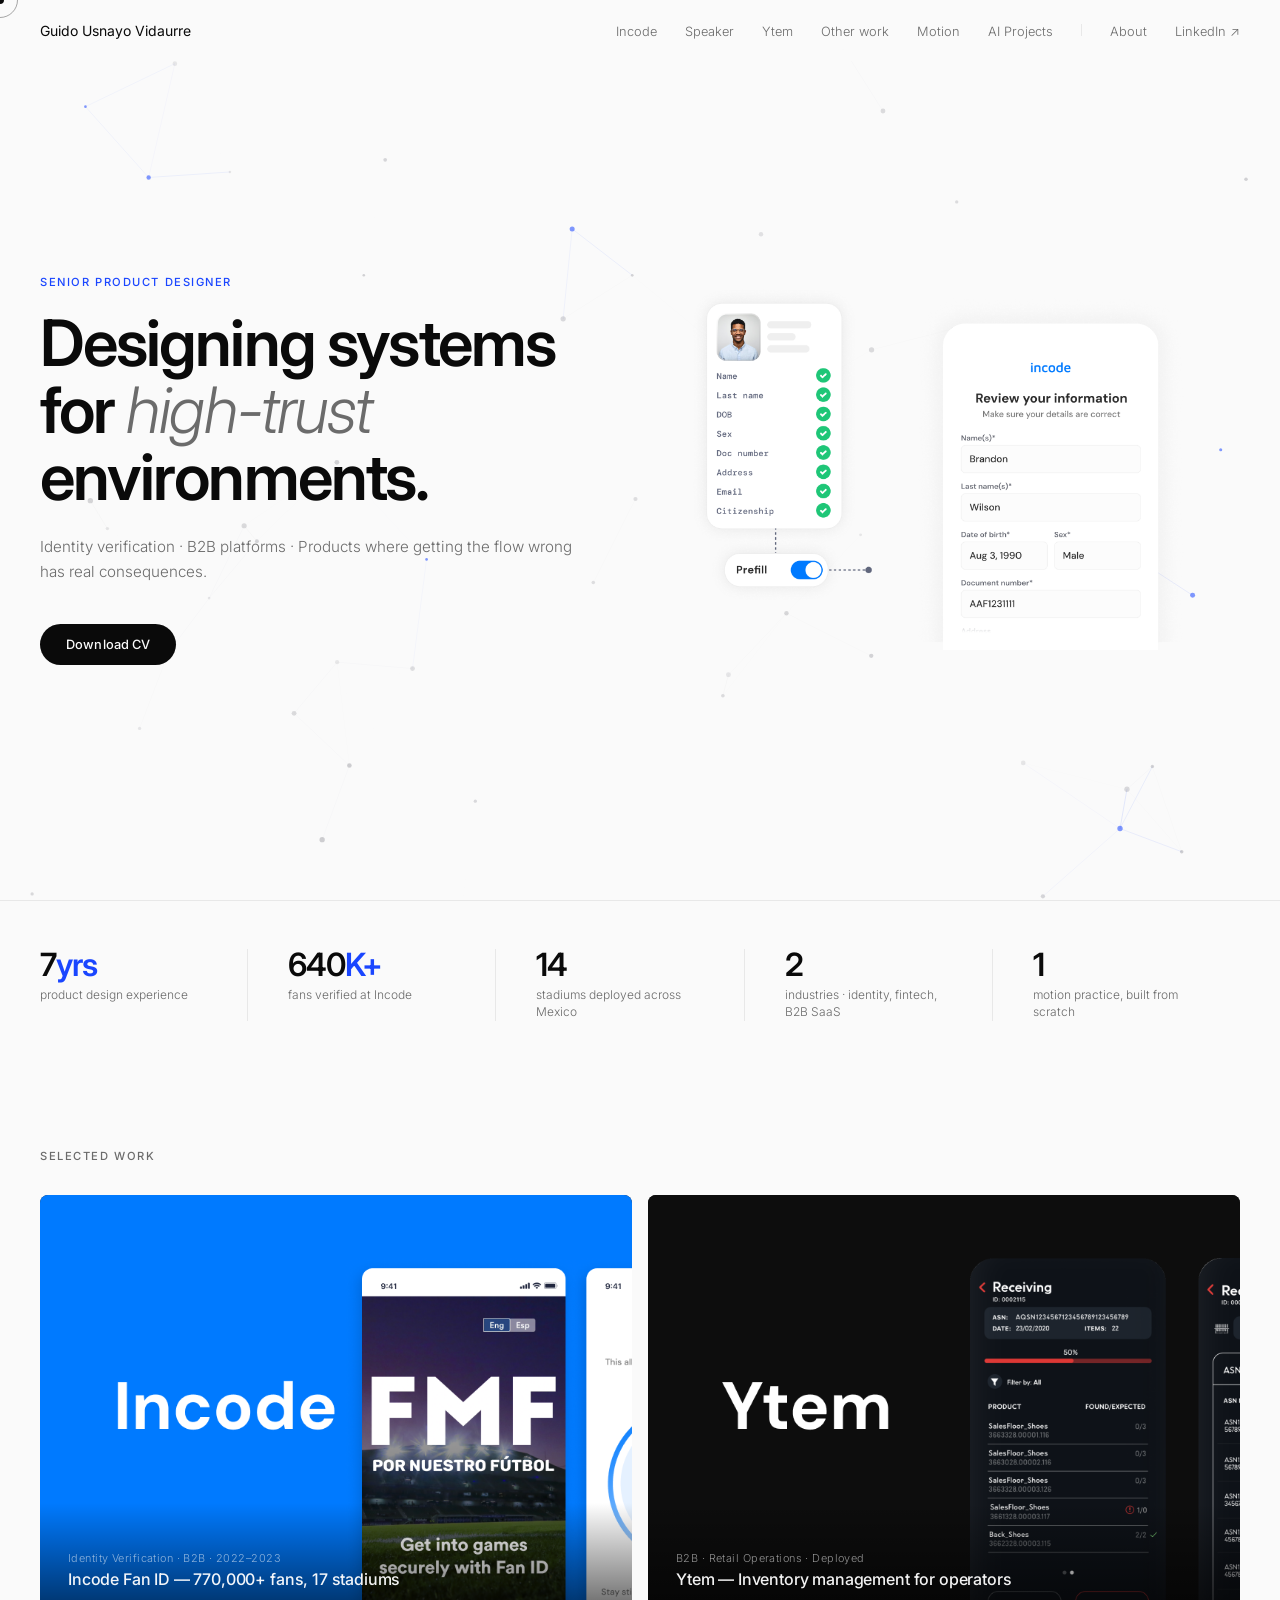
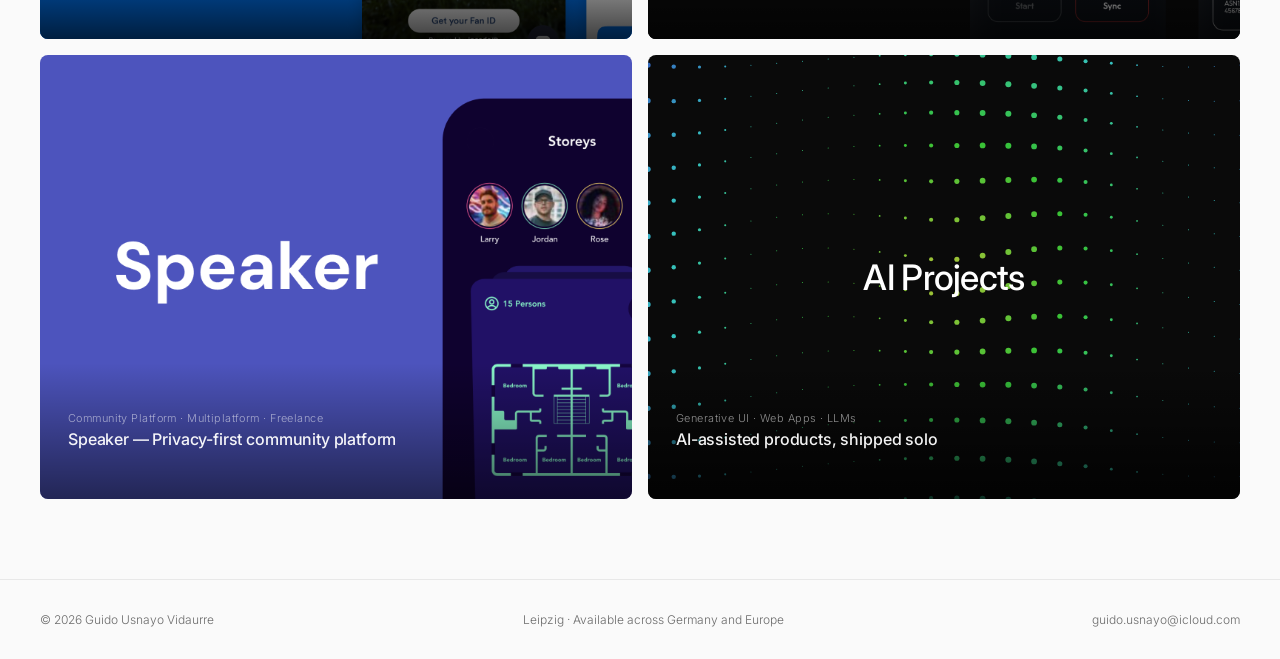
<file: index.html>
<!DOCTYPE html>
<html lang="en">
<head>
  <meta charset="UTF-8">
  <meta name="viewport" content="width=device-width, initial-scale=1.0">
  <title>Guido Usnayo Vidaurre — Senior Product Designer</title>
  <meta name="description" content="Senior Product Designer specializing in identity verification, B2B platforms, and high-trust product environments. Based in Leipzig, Germany.">
  <link rel="preconnect" href="https://fonts.googleapis.com">
  <link rel="preconnect" href="https://fonts.gstatic.com" crossorigin>
  <link href="https://fonts.googleapis.com/css2?family=Inter:ital,wght@0,300;0,400;0,500;0,600;0,700;1,300&display=swap" rel="stylesheet">
  <style>
    *, *::before, *::after { box-sizing: border-box; margin: 0; padding: 0; }

    :root {
      --black: #0a0a0a;
      --white: #fafafa;
      --gray: #6b6b6b;
      --light-gray: #e8e8e8;
      --accent: #1a46ff;
      --font: 'Inter', -apple-system, sans-serif;
      --ease-out-expo: cubic-bezier(0.16, 1, 0.3, 1);
      --ease-in-out: cubic-bezier(0.4, 0, 0.2, 1);
    }

    html { font-size: 16px; scroll-behavior: smooth; }

    body {
      background: var(--white);
      color: var(--black);
      font-family: var(--font);
      font-weight: 300;
      -webkit-font-smoothing: antialiased;
      cursor: none;
    }

    /* ── CUSTOM CURSOR ── */
    .cursor {
      position: fixed;
      z-index: 9999;
      pointer-events: none;
      mix-blend-mode: difference;
    }

    .cursor-dot {
      width: 8px; height: 8px;
      background: var(--black);
      border-radius: 50%;
      position: fixed;
      transform: translate(-50%, -50%);
      transition: transform 0.1s, width 0.3s var(--ease-out-expo), height 0.3s var(--ease-out-expo);
      z-index: 9999;
      pointer-events: none;
    }

    .cursor-ring {
      width: 36px; height: 36px;
      border: 1px solid rgba(10,10,10,0.35);
      border-radius: 50%;
      position: fixed;
      transform: translate(-50%, -50%);
      transition: transform 0.08s linear, width 0.35s var(--ease-out-expo), height 0.35s var(--ease-out-expo), border-color 0.25s;
      z-index: 9998;
      pointer-events: none;
    }

    body.cursor-hover .cursor-dot { width: 14px; height: 14px; }
    body.cursor-hover .cursor-ring { width: 56px; height: 56px; border-color: rgba(26,70,255,0.5); }

    @media (hover: none) {
      .cursor-dot, .cursor-ring { display: none; }
      body { cursor: auto; }
    }

    /* ── NAV ── */
    nav {
      position: fixed;
      top: 0; left: 0; right: 0;
      z-index: 100;
      display: flex;
      align-items: center;
      justify-content: space-between;
      padding: 20px 40px;
      background: rgba(250,250,250,0.92);
      backdrop-filter: blur(12px);
      -webkit-backdrop-filter: blur(12px);
      border-bottom: 1px solid transparent;
      transition: border-color 0.32s var(--ease-in-out);
    }
    nav.scrolled { border-bottom-color: var(--light-gray); }
    .nav-name {
      font-size: 0.875rem; font-weight: 400; color: var(--black);
      text-decoration: none; transition: opacity 0.18s;
    }
    .nav-name:hover { opacity: 0.6; }
    .nav-links { display: flex; align-items: center; gap: 28px; list-style: none; }
    .nav-links a {
      font-size: 0.8rem; color: var(--gray); text-decoration: none;
      transition: color 0.18s; position: relative;
    }
    .nav-links a::after {
      content: ''; position: absolute; bottom: -2px; left: 0;
      width: 0; height: 1px; background: var(--black);
      transition: width 0.32s var(--ease-out-expo);
    }
    .nav-links a:hover { color: var(--black); }
    .nav-links a:hover::after { width: 100%; }
    .nav-links a.active { color: var(--black); font-weight: 500; }
    .nav-links a.active::after { width: 100%; }
    .nav-divider { width: 1px; height: 12px; background: var(--light-gray); }

    /* ── HERO ── */
    .hero {
      min-height: 100vh;
      display: grid;
      grid-template-columns: 1fr 1fr;
      align-items: center;
      padding: 120px 40px 80px;
      gap: 80px;
      position: relative;
      overflow: hidden;
    }

    /* ── CONSTELLATION CANVAS ── */
    #heroCanvas {
      position: absolute;
      inset: 0;
      width: 100%;
      height: 100%;
      pointer-events: none;
      z-index: 0;
      opacity: 1;
      transition: opacity 0.6s ease;
    }

    .hero-left, .hero-right {
      position: relative;
      z-index: 1;
    }

    .hero-label {
      font-size: 0.7rem; font-weight: 500; letter-spacing: 0.14em;
      text-transform: uppercase; color: var(--accent);
      margin-bottom: 20px; display: block;
      opacity: 0; animation: fadeUp 0.6s var(--ease-out-expo) forwards 0.1s;
    }

    .hero-headline {
      font-size: clamp(2.8rem, 5vw, 4.5rem); font-weight: 600;
      line-height: 1.05; letter-spacing: -0.03em; color: var(--black);
      margin-bottom: 24px;
      opacity: 0; animation: fadeUp 0.6s var(--ease-out-expo) forwards 0.2s;
    }

    .hero-headline em { font-style: italic; font-weight: 300; color: var(--gray); }

    .hero-sub {
      font-size: 0.95rem; line-height: 1.65; color: var(--gray);
      margin-bottom: 40px;
      opacity: 0; animation: fadeUp 0.6s var(--ease-out-expo) forwards 0.3s;
    }

    .hero-actions {
      opacity: 0; animation: fadeUp 0.6s var(--ease-out-expo) forwards 0.4s;
    }

    .btn-pill {
      display: inline-flex; align-items: center; gap: 8px;
      background: var(--black); color: var(--white);
      padding: 13px 26px; border-radius: 100px;
      font-size: 0.8rem; font-weight: 500; text-decoration: none;
      letter-spacing: 0.01em;
      transition: background 0.18s, transform 0.18s, box-shadow 0.18s;
    }
    .btn-pill:hover {
      background: #222;
      transform: translateY(-2px);
      box-shadow: 0 8px 24px rgba(0,0,0,0.18);
    }
    .btn-pill:active { transform: translateY(0); }

    .hero-right {
      opacity: 0; animation: scaleIn 0.8s var(--ease-out-expo) forwards 0.45s;
    }

    .hero-right img {
      width: 100%; border-radius: 12px;
    }

    /* ── STATS ── */
    .stats {
      padding: 48px 40px;
      border-top: 1px solid var(--light-gray);
      display: flex; gap: 0;
    }

    .stat { flex: 1; padding-right: 40px; border-right: 1px solid var(--light-gray); }
    .stat:not(:first-child) { padding-left: 40px; }
    .stat:last-child { border-right: none; }

    .stat-value {
      font-size: 2rem; font-weight: 600; letter-spacing: -0.03em;
      color: var(--black); line-height: 1; margin-bottom: 6px;
      transition: transform 0.3s var(--ease-out-expo);
    }
    .stat:hover .stat-value { transform: translateY(-2px); }
    .stat-value span { color: var(--accent); }
    .stat-label { font-size: 0.75rem; color: var(--gray); line-height: 1.4; }

    /* ── WORK ── */
    .work { padding: 80px 40px; }

    .section-label {
      font-size: 0.7rem; font-weight: 500; letter-spacing: 0.14em;
      text-transform: uppercase; color: var(--gray);
      margin-bottom: 32px; display: block;
    }

    .work-grid {
      display: grid; grid-template-columns: 1fr 1fr; gap: 16px;
    }

    .work-item {
      position: relative; display: block;
      text-decoration: none; overflow: hidden; border-radius: 8px;
    }

    .work-item .work-item-img {
      position: relative; width: 100%;
      aspect-ratio: 4/3; background: #1a1a2e;
      overflow: hidden;
    }

    .work-item:nth-child(2) .work-item-img { background: #0d0d0d; }
    .work-item:nth-child(3) .work-item-img { background: #f0f0f0; }
    
    @keyframes aiPulse {
      0% { background-color: #0a0a0a; }
      33% { background-color: #0f0a24; }
      66% { background-color: #05101a; }
      100% { background-color: #0a0a0a; }
    }
    
    .work-item:nth-child(4) .work-item-img { 
      background: #0a0a0a; 
      animation: aiPulse 12s ease-in-out infinite;
    }

    .work-item-img img {
      position: absolute; top: 0; left: 0;
      width: 100%; height: 100%;
      object-fit: cover; object-position: left center;
      transition: transform 0.7s var(--ease-out-expo);
    }

    .work-item:hover .work-item-img img { transform: scale(1.04); }

    /* Hover overlay */
    .work-item-overlay {
      position: absolute; inset: 0;
      background: rgba(26,70,255,0.0);
      transition: background 0.4s var(--ease-out-expo);
      z-index: 1;
    }
    .work-item:hover .work-item-overlay { background: rgba(26,70,255,0.06); }

    .work-item-info {
      position: absolute; bottom: 0; left: 0; right: 0;
      padding: 48px 28px 24px;
      background: linear-gradient(to top, rgba(0,0,0,0.75) 0%, transparent 100%);
      z-index: 2;
      transition: padding 0.4s var(--ease-out-expo);
    }
    .work-item:hover .work-item-info { padding-bottom: 28px; }

    .work-item:nth-child(3) .work-item-info {
      background: linear-gradient(to top, rgba(0,0,0,0.55) 0%, transparent 100%);
    }

    .work-item-meta {
      font-size: 0.68rem; color: rgba(255,255,255,0.55);
      letter-spacing: 0.04em; margin-bottom: 4px;
    }

    .work-item-title {
      font-size: 1rem; font-weight: 500;
      color: rgba(255,255,255,0.95); letter-spacing: -0.01em; line-height: 1.3;
    }

    /* "View →" indicator */
    .work-item-cta {
      display: flex; align-items: center; gap: 6px;
      font-size: 0.75rem; font-weight: 500; color: rgba(255,255,255,0.55);
      margin-top: 10px;
      opacity: 0; transform: translateY(6px);
      transition: opacity 0.35s var(--ease-out-expo), transform 0.35s var(--ease-out-expo);
    }
    .work-item:hover .work-item-cta { opacity: 1; transform: translateY(0); }

    /* ── FOOTER ── */
    footer {
      padding: 32px 40px;
      border-top: 1px solid var(--light-gray);
      display: flex; align-items: center; justify-content: space-between;
    }
    .footer-text { font-size: 0.75rem; color: var(--gray); }

    /* ── ANIMATIONS ── */
    @keyframes fadeUp {
      from { opacity: 0; transform: translateY(20px); }
      to { opacity: 1; transform: translateY(0); }
    }
    @keyframes scaleIn {
      from { opacity: 0; transform: scale(0.96); }
      to { opacity: 1; transform: scale(1); }
    }

    /* Scroll reveal */
    .reveal {
      opacity: 0;
      transform: translateY(20px);
      transition: opacity 0.55s var(--ease-out-expo), transform 0.55s var(--ease-out-expo);
    }
    .reveal.visible { opacity: 1; transform: translateY(0); }

    /* Stagger children */
    .reveal-stagger > * {
      opacity: 0; transform: translateY(16px);
      transition: opacity 0.55s var(--ease-out-expo), transform 0.55s var(--ease-out-expo);
    }
    .reveal-stagger.visible > *:nth-child(1) { opacity: 1; transform: none; transition-delay: 0s; }
    .reveal-stagger.visible > *:nth-child(2) { opacity: 1; transform: none; transition-delay: 0.08s; }
    .reveal-stagger.visible > *:nth-child(3) { opacity: 1; transform: none; transition-delay: 0.16s; }
    .reveal-stagger.visible > *:nth-child(4) { opacity: 1; transform: none; transition-delay: 0.24s; }
    .reveal-stagger.visible > *:nth-child(5) { opacity: 1; transform: none; transition-delay: 0.32s; }

    @media (prefers-reduced-motion: reduce) {
      *, *::before, *::after { animation-duration: 0.01ms !important; transition-duration: 0.01ms !important; }
      .reveal, .reveal-stagger > * { opacity: 1 !important; transform: none !important; }
    }

    /* MOBILE NAV */
    .nav-mobile-toggle {
      display: none; width: 24px; height: 24px;
      background: none; border: none; cursor: pointer;
      position: relative; z-index: 101;
    }
    .nav-mobile-toggle span {
      display: block; width: 100%; height: 1.5px;
      background: var(--black); position: absolute; left: 0;
      transition: transform 0.3s cubic-bezier(0.16,1,0.3,1), opacity 0.3s;
    }
    .nav-mobile-toggle span:nth-child(1) { top: 8px; }
    .nav-mobile-toggle span:nth-child(2) { bottom: 8px; }
    
    body.nav-open .nav-mobile-toggle span:nth-child(1) { transform: translateY(3.5px) rotate(45deg); }
    body.nav-open .nav-mobile-toggle span:nth-child(2) { transform: translateY(-3.5px) rotate(-45deg); }

    /* ── RESPONSIVE ── */
    @media (max-width: 860px) {
      body { cursor: auto; }
      .cursor-dot, .cursor-ring { display: none; }
      nav { padding: 16px 20px; }
      .nav-mobile-toggle { display: block; }
      body.nav-open nav { backdrop-filter: none !important; -webkit-backdrop-filter: none !important; }
      .nav-name { position: relative; z-index: 101; }
      .nav-links {
        position: fixed; inset: 0;
        background: rgba(250,250,250,0.98);
        flex-direction: column; justify-content: center;
        gap: 32px; font-size: 1.5rem;
        opacity: 0; pointer-events: none;
        transition: opacity 0.4s cubic-bezier(0.16,1,0.3,1);
        backdrop-filter: blur(20px);
        -webkit-backdrop-filter: blur(20px);
      }
      body.nav-open .nav-links { opacity: 1; pointer-events: auto; }
      .nav-links a { font-size: 1.25rem; }
      .nav-divider { width: 40px; height: 1px; }
      .hero { grid-template-columns: 1fr; padding: 100px 20px 60px; gap: 40px; min-height: auto; }
      .stats { padding: 40px 20px; flex-wrap: wrap; gap: 24px; }
      .stat { flex: 1 1 40%; border-right: none; padding: 0; }
      .work { padding: 40px 20px; }
      .work-grid { grid-template-columns: 1fr; }
      .work-item:first-child { grid-column: 1; }
      .work-item .work-item-img { aspect-ratio: 4/3 !important; }
      footer { padding: 24px 20px; flex-direction: column; gap: 8px; text-align: center; }
    }
  </style>
</head>
<body>

  <!-- Custom cursor -->
  <div class="cursor-dot" id="cursorDot"></div>
  <div class="cursor-ring" id="cursorRing"></div>

  <nav id="nav">
    <a href="index.html" class="nav-name">Guido Usnayo Vidaurre</a>
    <button class="nav-mobile-toggle" id="navToggle" aria-label="Toggle menu"><span></span><span></span></button>
    <ul class="nav-links" id="navLinks">
      <li><a href="incode.html">Incode</a></li>
      <li><a href="speaker.html">Speaker</a></li>
      <li><a href="ytem.html">Ytem</a></li>
      <li><a href="other.html">Other work</a></li>
      <li><a href="motion.html">Motion</a></li>
      <li><a href="ai-projects.html">AI Projects</a></li>
      <li class="nav-divider"></li>
      <li><a href="about.html">About</a></li>
      <li><a href="https://www.linkedin.com/in/guido-usnayovidaurre/" target="_blank">LinkedIn ↗</a></li>
    </ul>
  </nav>

  <!-- HERO -->
  <section class="hero">
    <canvas id="heroCanvas" aria-hidden="true"></canvas>
    <div class="hero-left">
      <p class="hero-label">Senior Product Designer</p>
      <h1 class="hero-headline">Designing systems for <em>high-trust</em> environments.</h1>
      <p class="hero-sub">Identity verification · B2B platforms · Products where getting the flow wrong has real consequences.</p>
      <div class="hero-actions">
        <a href="https://drive.google.com/file/d/1HBDF-beKUyvw7b_-Lll6wZ5g52XBYtyQ/view?usp=share_link" target="_blank" class="btn-pill">Download CV</a>
      </div>
    </div>
    <div class="hero-right">
      <img src="images/ic1.png" alt="Incode operator dashboard">
    </div>
  </section>

  <!-- STATS -->
  <section class="stats reveal-stagger" id="stats">
    <div class="stat">
      <div class="stat-value" data-target="8" data-suffix="yrs">0<span>yrs</span></div>
      <div class="stat-label">product design experience</div>
    </div>
    <div class="stat">
      <div class="stat-value" data-target="770" data-suffix="K+">0<span>K+</span></div>
      <div class="stat-label">fans verified at Incode</div>
    </div>
    <div class="stat">
      <div class="stat-value" data-target="17">0</div>
      <div class="stat-label">stadiums deployed across Mexico</div>
    </div>
    <div class="stat">
      <div class="stat-value" data-target="3">0</div>
      <div class="stat-label">industries · identity, fintech, B2B SaaS</div>
    </div>
    <div class="stat">
      <div class="stat-value" data-target="1">0</div>
      <div class="stat-label">motion practice, built from scratch</div>
    </div>
  </section>

  <!-- WORK -->
  <section class="work">
    <span class="section-label reveal">Selected Work</span>
    <div class="work-grid">

      <a href="incode.html" class="work-item reveal">
        <div class="work-item-img">
          <img src="images/h01.png" alt="Incode Fan ID">
          <div class="work-item-overlay"></div>
          <div class="work-item-info">
            <div class="work-item-meta">Identity Verification · B2B · 2022–2023</div>
            <div class="work-item-title">Incode Fan ID — 770,000+ fans, 17 stadiums</div>
            <div class="work-item-cta">View case study →</div>
          </div>
        </div>
      </a>

      <a href="ytem.html" class="work-item reveal">
        <div class="work-item-img">
          <img src="images/h02.png" alt="Ytem inventory">
          <div class="work-item-overlay"></div>
          <div class="work-item-info">
            <div class="work-item-meta">B2B · Retail Operations · Deployed</div>
            <div class="work-item-title">Ytem — Inventory management for operators</div>
            <div class="work-item-cta">View case study →</div>
          </div>
        </div>
      </a>

      <a href="speaker.html" class="work-item reveal">
        <div class="work-item-img">
          <img src="images/h03.png" alt="Speaker platform">
          <div class="work-item-overlay"></div>
          <div class="work-item-info">
            <div class="work-item-meta">Community Platform · Multiplatform · Freelance</div>
            <div class="work-item-title">Speaker — Privacy-first community platform</div>
            <div class="work-item-cta">View case study →</div>
          </div>
        </div>
      </a>

      <a href="ai-projects.html" class="work-item reveal">
        <div class="work-item-img" style="display: flex; align-items: center; justify-content: center; background: #0a0a0a;">
          <canvas id="aiWaveCanvas" style="position:absolute; top:0; left:0; width:100%; height:100%; pointer-events:none; opacity: 0.8;"></canvas>
          <div style="font-size: 2.2rem; font-weight: 500; color: #fff; letter-spacing: -0.02em; position: relative; z-index: 1;">AI Projects</div>
          <div class="work-item-overlay"></div>
          <div class="work-item-info">
            <div class="work-item-meta">Generative UI · Web Apps · LLMs</div>
            <div class="work-item-title">AI-assisted products, shipped solo</div>
            <div class="work-item-cta">View projects →</div>
          </div>
        </div>
      </a>

    </div>
  </section>

  <!-- FOOTER -->
  <footer class="reveal">
    <span class="footer-text">© 2026 Guido Usnayo Vidaurre</span>
    <span class="footer-text">Leipzig · Available across Germany and Europe</span>
    <span class="footer-text">guido.usnayo@icloud.com</span>
  </footer>

  <script>
    // ── CONSTELLATION BACKGROUND ──
    (function () {
      const canvas = document.getElementById('heroCanvas');
      if (!canvas) return;
      const ctx = canvas.getContext('2d');
      const hero = canvas.parentElement;

      // Config
      const COUNT = 55;
      const MAX_DIST = 140;       // px to draw line
      const SPEED = 0.28;         // base speed
      const DOT_R = 1.8;          // dot radius
      const ACCENT = '26,70,255'; // --accent rgb
      const GRAY = '100,100,110'; // neutral dots
      const ACCENT_CHANCE = 0.12; // ~12% accent dots

      let W, H, dpr;
      let dots = [];

      function resize() {
        dpr = window.devicePixelRatio || 1;
        const rect = hero.getBoundingClientRect();
        W = rect.width;
        H = rect.height;
        canvas.width = W * dpr;
        canvas.height = H * dpr;
        canvas.style.width = W + 'px';
        canvas.style.height = H + 'px';
        ctx.scale(dpr, dpr);
      }

      function makeDot() {
        const isAccent = Math.random() < ACCENT_CHANCE;
        const angle = Math.random() * Math.PI * 2;
        const speed = SPEED * (0.4 + Math.random() * 0.8);
        return {
          x: Math.random() * W,
          y: Math.random() * H,
          vx: Math.cos(angle) * speed,
          vy: Math.sin(angle) * speed,
          r: DOT_R * (0.7 + Math.random() * 0.8),
          color: isAccent ? ACCENT : GRAY,
          alpha: isAccent ? 0.55 : (0.12 + Math.random() * 0.18),
          // Slight drift oscillation
          ox: 0, oy: 0,
          drift: Math.random() * Math.PI * 2,
          driftSpeed: 0.003 + Math.random() * 0.004,
        };
      }

      function init() {
        resize();
        dots = Array.from({ length: COUNT }, makeDot);
      }

      let frame;
      function draw() {
        ctx.clearRect(0, 0, W, H);

        // Update positions
        dots.forEach(d => {
          d.drift += d.driftSpeed;
          d.x += d.vx + Math.sin(d.drift) * 0.15;
          d.y += d.vy + Math.cos(d.drift) * 0.15;

          // Wrap around edges
          if (d.x < -20) d.x = W + 20;
          if (d.x > W + 20) d.x = -20;
          if (d.y < -20) d.y = H + 20;
          if (d.y > H + 20) d.y = -20;
        });

        // Draw connections
        for (let i = 0; i < dots.length; i++) {
          for (let j = i + 1; j < dots.length; j++) {
            const a = dots[i], b = dots[j];
            const dx = a.x - b.x, dy = a.y - b.y;
            const dist = Math.sqrt(dx * dx + dy * dy);
            if (dist < MAX_DIST) {
              const strength = 1 - dist / MAX_DIST;
              // Use accent color if either dot is accent
              const isAccentLine = a.color === ACCENT || b.color === ACCENT;
              const lineColor = isAccentLine ? ACCENT : GRAY;
              const lineAlpha = (isAccentLine ? 0.18 : 0.07) * strength;
              ctx.beginPath();
              ctx.moveTo(a.x, a.y);
              ctx.lineTo(b.x, b.y);
              ctx.strokeStyle = `rgba(${lineColor},${lineAlpha})`;
              ctx.lineWidth = isAccentLine ? 0.8 : 0.5;
              ctx.stroke();
            }
          }
        }

        // Draw dots
        dots.forEach(d => {
          ctx.beginPath();
          ctx.arc(d.x, d.y, d.r, 0, Math.PI * 2);
          ctx.fillStyle = `rgba(${d.color},${d.alpha})`;
          ctx.fill();
        });

        frame = requestAnimationFrame(draw);
      }

      // Fade canvas on scroll
      window.addEventListener('scroll', () => {
        const scrolled = window.scrollY;
        const fadeStart = H * 0.3;
        const fadeEnd = H * 0.75;
        if (scrolled < fadeStart) {
          canvas.style.opacity = '1';
        } else if (scrolled > fadeEnd) {
          canvas.style.opacity = '0';
        } else {
          const t = (scrolled - fadeStart) / (fadeEnd - fadeStart);
          canvas.style.opacity = 1 - t;
        }
      }, { passive: true });

      // Pause when not visible (performance)
      const visObs = new IntersectionObserver(entries => {
        entries.forEach(e => {
          if (e.isIntersecting) { if (!frame) draw(); }
          else { cancelAnimationFrame(frame); frame = null; }
        });
      });
      visObs.observe(hero);

      // Respect prefers-reduced-motion
      if (window.matchMedia('(prefers-reduced-motion: reduce)').matches) {
        canvas.style.display = 'none';
        return;
      }

      window.addEventListener('resize', () => {
        cancelAnimationFrame(frame);
        frame = null;
        resize();
        // Reposition dots within new bounds
        dots.forEach(d => {
          d.x = Math.min(d.x, W);
          d.y = Math.min(d.y, H);
        });
        draw();
      });

      init();
      draw();
    })();

    // ── NAV SCROLL ──
    const nav = document.getElementById('nav');
    window.addEventListener('scroll', () => {
      nav.classList.toggle('scrolled', window.scrollY > 20);
    });

    // ── CUSTOM CURSOR ──
    const dot = document.getElementById('cursorDot');
    const ring = document.getElementById('cursorRing');
    let mouseX = 0, mouseY = 0;
    let ringX = 0, ringY = 0;

    document.addEventListener('mousemove', e => {
      mouseX = e.clientX;
      mouseY = e.clientY;
      dot.style.left = mouseX + 'px';
      dot.style.top = mouseY + 'px';
    });

    // Smooth ring follow
    function animateRing() {
      ringX += (mouseX - ringX) * 0.12;
      ringY += (mouseY - ringY) * 0.12;
      ring.style.left = ringX + 'px';
      ring.style.top = ringY + 'px';
      requestAnimationFrame(animateRing);
    }
    animateRing();

    // Hover state
    const hoverEls = document.querySelectorAll('a, button, .work-item, .stat');
    hoverEls.forEach(el => {
      el.addEventListener('mouseenter', () => document.body.classList.add('cursor-hover'));
      el.addEventListener('mouseleave', () => document.body.classList.remove('cursor-hover'));
    });

    // ── INTERSECTION OBSERVER (scroll reveal) ──
    const observer = new IntersectionObserver(entries => {
      entries.forEach(entry => {
        if (entry.isIntersecting) {
          entry.target.classList.add('visible');
          observer.unobserve(entry.target);
        }
      });
    }, { threshold: 0.12 });

    document.querySelectorAll('.reveal, .reveal-stagger').forEach(el => observer.observe(el));

    // ── COUNTER ANIMATION ──
    function animateCounter(el) {
      const target = parseInt(el.dataset.target);
      const suffix = el.dataset.suffix || '';
      const duration = 1400;
      const start = performance.now();

      function update(now) {
        const elapsed = now - start;
        const progress = Math.min(elapsed / duration, 1);
        // Ease out cubic
        const eased = 1 - Math.pow(1 - progress, 3);
        const current = Math.round(eased * target);
        el.innerHTML = current + '<span>' + suffix + '</span>';
        if (progress < 1) requestAnimationFrame(update);
      }

      requestAnimationFrame(update);
    }

    const statsObserver = new IntersectionObserver(entries => {
      entries.forEach(entry => {
        if (entry.isIntersecting) {
          entry.target.querySelectorAll('[data-target]').forEach(animateCounter);
          statsObserver.unobserve(entry.target);
        }
      });
    }, { threshold: 0.3 });

    const statsSection = document.getElementById('stats');
    if (statsSection) statsObserver.observe(statsSection);

    // ── PAGE TRANSITION ──
    document.querySelectorAll('a[href]').forEach(link => {
      const href = link.getAttribute('href');
      if (href && !href.startsWith('http') && !href.startsWith('mailto') && !href.startsWith('#')) {
        link.addEventListener('click', e => {
          e.preventDefault();
          document.body.style.opacity = '0';
          document.body.style.transition = 'opacity 0.22s ease';
          setTimeout(() => { window.location.href = href; }, 220);
        });
      }
    });

    // Fade in on load
    document.body.style.opacity = '0';
    window.addEventListener('load', () => {
      document.body.style.transition = 'opacity 0.3s ease';
      document.body.style.opacity = '1';
    });

    // ── AI WAVE CANVAS ──
    (function () {
      const canvas = document.getElementById('aiWaveCanvas');
      if (!canvas) return;
      const ctx = canvas.getContext('2d');
      const parent = canvas.parentElement;

      let W, H, dpr;
      let time = 0;

      function resize() {
        dpr = window.devicePixelRatio || 1;
        const rect = parent.getBoundingClientRect();
        W = rect.width;
        H = rect.height;
        canvas.width = W * dpr;
        canvas.height = H * dpr;
        ctx.scale(dpr, dpr);
      }

      window.addEventListener('resize', resize);
      resize();

      function hslToRgb(h, s, l) {
        h /= 360; s /= 100; l /= 100;
        let r, g, b;
        if (s === 0) { r = g = b = l; } else {
          const hue2rgb = (p, q, t) => {
            if(t < 0) t += 1; if(t > 1) t -= 1;
            if(t < 1/6) return p + (q - p) * 6 * t;
            if(t < 1/2) return q;
            if(t < 2/3) return p + (q - p) * (2/3 - t) * 6;
            return p;
          };
          const q = l < 0.5 ? l * (1 + s) : l + s - l * s;
          const p = 2 * l - q;
          r = hue2rgb(p, q, h + 1/3);
          g = hue2rgb(p, q, h);
          b = hue2rgb(p, q, h - 1/3);
        }
        return `rgb(${Math.round(r * 255)}, ${Math.round(g * 255)}, ${Math.round(b * 255)})`;
      }

      function draw() {
        ctx.clearRect(0, 0, W, H);
        const rows = 14;
        const cols = 24;
        const spacingX = W / (cols - 1);
        const spacingY = H / (rows - 1);

        for (let i = 0; i < cols; i++) {
          for (let j = 0; j < rows; j++) {
            const x = i * spacingX;
            const y = j * spacingY;
            const dx = x - W / 2;
            const dy = y - H / 2;
            const dist = Math.sqrt(dx * dx + dy * dy);
            
            // Wave calculation
            const wave = Math.sin(dist * 0.015 - time * 0.003) * 12;
            const size = Math.max(0.5, (Math.sin(i * 0.4 + time * 0.002) + 1) * 1.5);
            
            // Color changing
            const hue = (time * 0.06 + dist * 0.4) % 360;
            ctx.fillStyle = hslToRgb(hue, 85, 60);

            ctx.beginPath();
            ctx.arc(x, y + wave, size, 0, Math.PI * 2);
            ctx.fill();
          }
        }
        time += 16;
        requestAnimationFrame(draw);
      }
      requestAnimationFrame(draw);
    })();
  </script>
  <script src="shared-animations.js?v=2"></script>
</body>
</html>
</file>
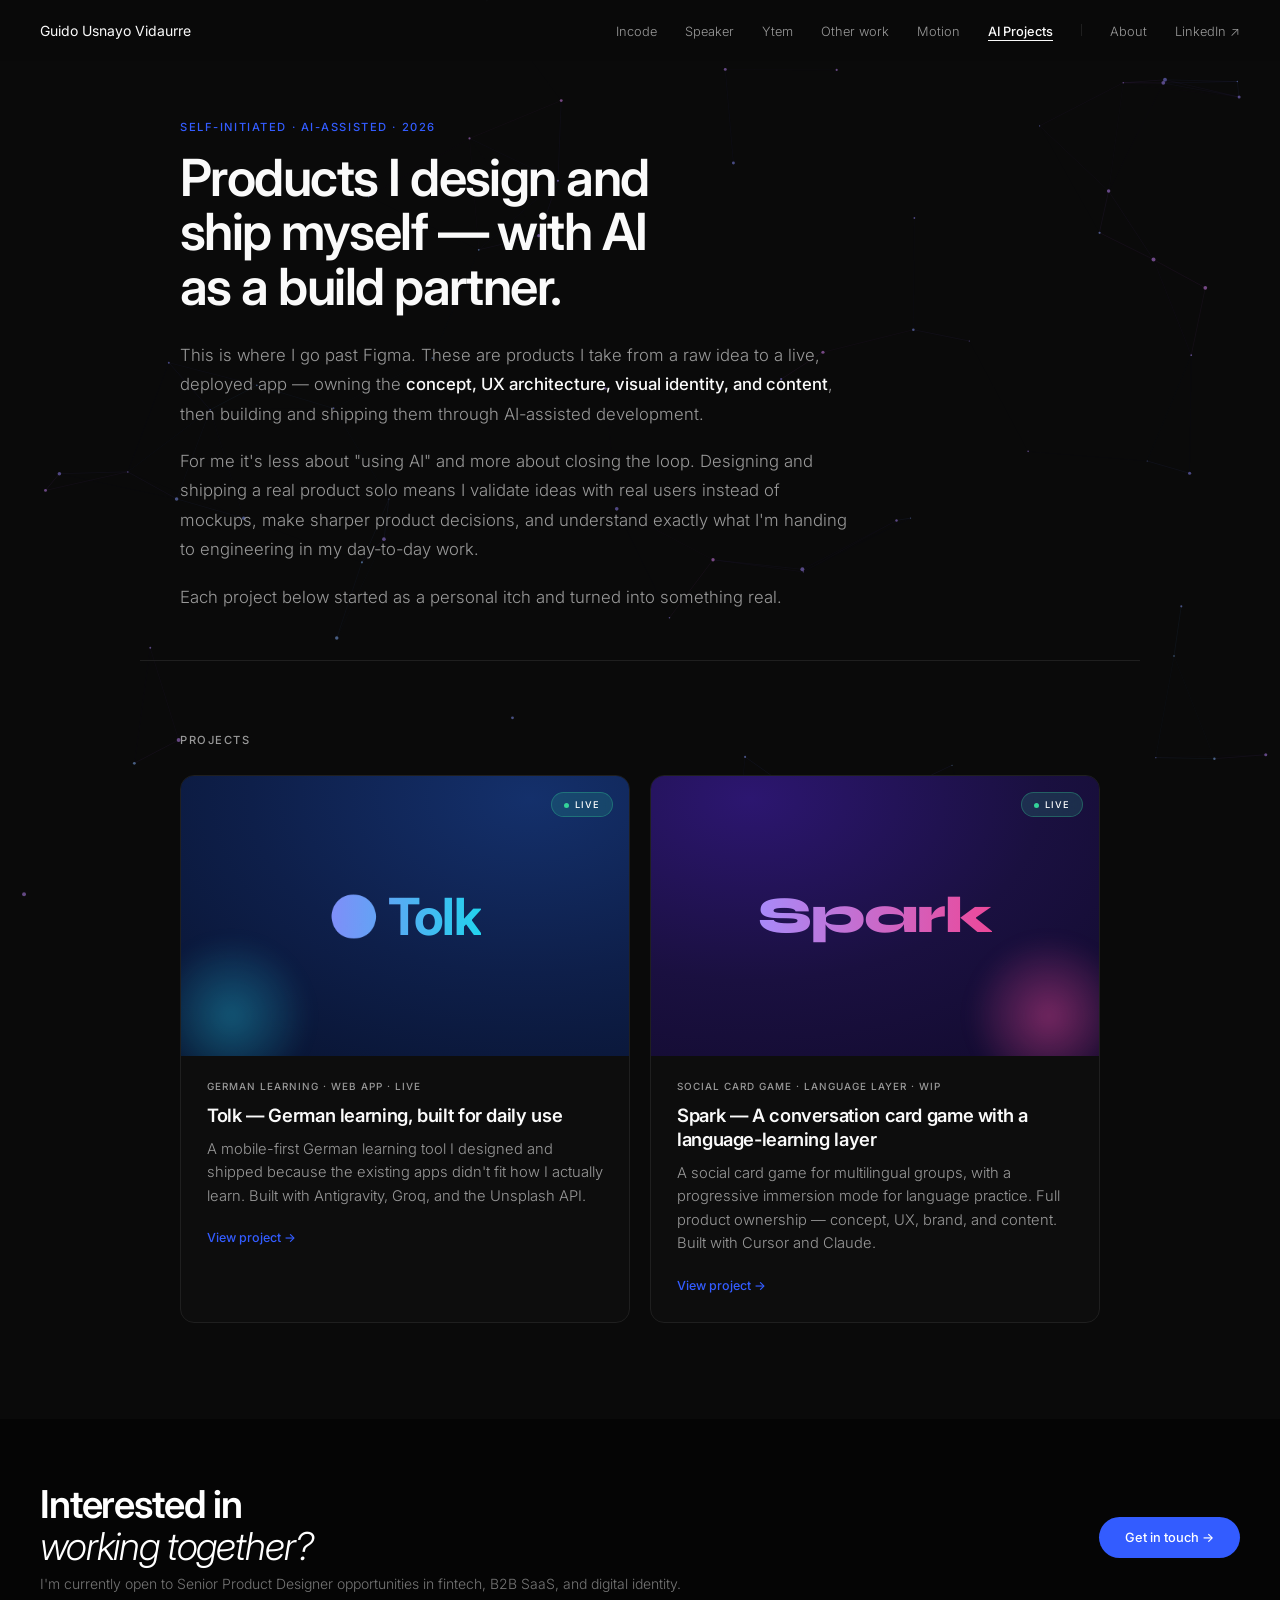
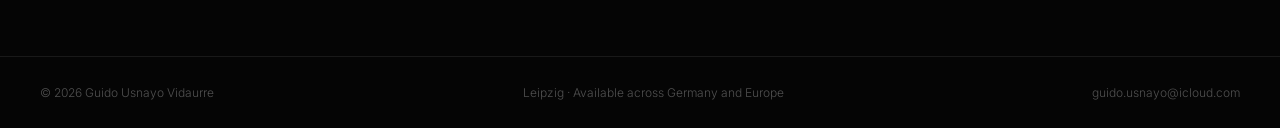
<file: ai-projects.html>
<!DOCTYPE html>
<html lang="en">
<head>
  <meta charset="UTF-8">
  <meta name="viewport" content="width=device-width, initial-scale=1.0">
  <title>AI Projects — Guido Usnayo Vidaurre</title>
  <meta name="description" content="Products I design and ship myself — concept, UX, and visual identity through AI-assisted development. Tolk and Spark.">
  <link rel="preconnect" href="https://fonts.googleapis.com">
  <link rel="preconnect" href="https://fonts.gstatic.com" crossorigin>
  <link href="https://fonts.googleapis.com/css2?family=Inter:ital,wght@0,300;0,400;0,500;0,600;0,700;1,300&family=Syne:wght@700;800&display=swap" rel="stylesheet">
  <style>
    *, *::before, *::after { box-sizing: border-box; margin: 0; padding: 0; }

    :root {
      --black: #fafafa;
      --white: #0a0a0a;
      --gray: #999999;
      --light-gray: #1f1f1f;
      --accent: #335cff;
      --font: 'Inter', -apple-system, sans-serif;
      --ease-out-expo: cubic-bezier(0.16, 1, 0.3, 1);
    }

    html { font-size: 16px; scroll-behavior: smooth; }

    body {
      background: var(--white);
      color: var(--black);
      font-family: var(--font);
      font-weight: 300;
      -webkit-font-smoothing: antialiased;
    }

    /* NAV */
    nav {
      position: fixed;
      top: 0; left: 0; right: 0;
      z-index: 100;
      display: flex;
      align-items: center;
      justify-content: space-between;
      padding: 20px 40px;
      background: rgba(10,10,10,0.92);
      backdrop-filter: blur(12px);
      -webkit-backdrop-filter: blur(12px);
      border-bottom: 1px solid transparent;
      transition: border-color 0.3s;
    }
    nav.scrolled { border-bottom-color: var(--light-gray); }
    .nav-name { font-size: 0.875rem; font-weight: 400; color: var(--black); text-decoration: none; }
    .nav-links { display: flex; align-items: center; gap: 28px; list-style: none; }
    .nav-links a {
      font-size: 0.8rem; color: var(--gray); text-decoration: none;
      transition: color 0.2s; position: relative;
    }
    .nav-links a::after {
      content: ''; position: absolute; bottom: -2px; left: 0;
      width: 0; height: 1px; background: var(--black);
      transition: width 0.32s cubic-bezier(0.16, 1, 0.3, 1);
    }
    .nav-links a:hover { color: var(--black); }
    .nav-links a:hover::after { width: 100%; }
    .nav-links a.active { color: var(--black); font-weight: 500; }
    .nav-links a.active::after { width: 100%; }
    .nav-divider { width: 1px; height: 12px; background: var(--light-gray); }

    /* MOBILE NAV */
    .nav-mobile-toggle {
      display: none; width: 24px; height: 24px;
      background: none; border: none; cursor: pointer;
      position: relative; z-index: 101;
    }
    .nav-mobile-toggle span {
      display: block; width: 100%; height: 1.5px;
      background: var(--black); position: absolute; left: 0;
      transition: transform 0.3s cubic-bezier(0.16,1,0.3,1), opacity 0.3s;
    }
    .nav-mobile-toggle span:nth-child(1) { top: 8px; }
    .nav-mobile-toggle span:nth-child(2) { bottom: 8px; }
    body.nav-open .nav-mobile-toggle span:nth-child(1) { transform: translateY(3.5px) rotate(45deg); }
    body.nav-open .nav-mobile-toggle span:nth-child(2) { transform: translateY(-3.5px) rotate(-45deg); }

    @media (max-width: 860px) {
      nav { padding: 16px 20px; }
      .nav-mobile-toggle { display: block; }
      body.nav-open nav { backdrop-filter: none !important; -webkit-backdrop-filter: none !important; }
      .nav-name { position: relative; z-index: 101; }
      .nav-links {
        position: fixed; inset: 0;
        background: rgba(10,10,10,0.98);
        flex-direction: column; justify-content: center;
        gap: 32px; font-size: 1.5rem;
        opacity: 0; pointer-events: none;
        transition: opacity 0.4s cubic-bezier(0.16,1,0.3,1);
        backdrop-filter: blur(20px);
        -webkit-backdrop-filter: blur(20px);
      }
      body.nav-open .nav-links { opacity: 1; pointer-events: auto; }
      .nav-links a { font-size: 1.25rem; }
      .nav-divider { width: 40px; height: 1px; }
    }

    /* HEADER */
    .cs-header {
      padding: 120px 40px 48px;
      border-bottom: 1px solid var(--light-gray);
      max-width: 1000px; margin: 0 auto;
    }
    .cs-label {
      font-size: 0.7rem; font-weight: 500; letter-spacing: 0.14em;
      text-transform: uppercase; color: var(--accent);
      margin-bottom: 16px; display: block;
      opacity: 0; animation: fadeUp 0.5s ease forwards 0.1s;
    }
    .cs-title {
      font-size: clamp(2.2rem, 4vw, 3.2rem); font-weight: 600;
      letter-spacing: -0.03em; line-height: 1.06;
      color: var(--black); margin-bottom: 28px; max-width: 16ch;
      opacity: 0; animation: fadeUp 0.5s ease forwards 0.2s;
    }
    .cs-intro {
      opacity: 0; animation: fadeUp 0.5s ease forwards 0.35s;
      max-width: 680px;
    }
    .cs-intro p { font-size: 1.05rem; line-height: 1.75; color: var(--gray); margin-bottom: 18px; }
    .cs-intro p:last-child { margin-bottom: 0; }
    .cs-intro strong { color: var(--black); font-weight: 500; }

    /* PROJECTS */
    .projects { max-width: 1000px; margin: 0 auto; padding: 72px 40px 96px; }
    .projects-label {
      font-size: 0.7rem; font-weight: 500; letter-spacing: 0.14em;
      text-transform: uppercase; color: var(--gray); margin-bottom: 28px; display: block;
    }
    .projects-grid { display: grid; grid-template-columns: 1fr 1fr; gap: 20px; }

    .project-card {
      position: relative; display: block; text-decoration: none;
      border-radius: 14px; overflow: hidden;
      border: 1px solid var(--light-gray); background: #0d0d0d;
      transition: transform 0.5s var(--ease-out-expo), border-color 0.3s;
    }
    .project-card:hover { transform: translateY(-5px); border-color: #2e2e2e; }

    .project-visual {
      position: relative; aspect-ratio: 16/10; overflow: hidden;
      display: flex; align-items: center; justify-content: center;
    }
    .project-visual img {
      position: absolute; inset: 0; width: 100%; height: 100%;
      object-fit: cover; transition: transform 0.7s var(--ease-out-expo);
    }
    .project-card:hover .project-visual img { transform: scale(1.04); }

    .status-pill {
      position: absolute; top: 16px; right: 16px; z-index: 3;
      font-size: 0.58rem; font-weight: 500; letter-spacing: 0.1em; text-transform: uppercase;
      padding: 6px 12px; border-radius: 100px;
      background: rgba(255,255,255,0.12); color: #fff;
      backdrop-filter: blur(8px); -webkit-backdrop-filter: blur(8px);
      border: 1px solid rgba(255,255,255,0.12);
    }
    .status-pill.live { background: rgba(52,211,153,0.16); border-color: rgba(52,211,153,0.3); }
    .status-pill.live::before {
      content: ''; display: inline-block; width: 5px; height: 5px; border-radius: 50%;
      background: #34d399; margin-right: 6px; vertical-align: middle;
    }

    /* Spark branded visual */
    .spark-visual { background: radial-gradient(125% 125% at 22% 8%, #2c1670 0%, #1A1040 52%, #110a2c 100%); }
    .spark-visual::after {
      content: ''; position: absolute; bottom: -40px; right: -30px;
      width: 160px; height: 160px; border-radius: 50%;
      background: radial-gradient(circle, rgba(236,72,153,0.45) 0%, transparent 70%);
      filter: blur(8px);
    }
    .spark-wordmark {
      font-family: 'Syne', sans-serif; font-weight: 800;
      font-size: clamp(2.2rem, 4.5vw, 3.2rem); letter-spacing: -0.02em;
      background: linear-gradient(92deg, #A78BFA 0%, #EC4899 100%);
      -webkit-background-clip: text; background-clip: text; color: transparent;
      position: relative; z-index: 2;
    }

    /* Tolk branded visual — cool indigo/cyan, distinct from Spark's warm violet/pink */
    .tolk-visual { background: radial-gradient(125% 125% at 78% 8%, #14306b 0%, #0e1f4a 50%, #08122e 100%); }
    .tolk-visual::after {
      content: ''; position: absolute; bottom: -40px; left: -30px;
      width: 160px; height: 160px; border-radius: 50%;
      background: radial-gradient(circle, rgba(34,211,238,0.34) 0%, transparent 70%);
      filter: blur(8px);
    }
    .tolk-wordmark {
      font-weight: 700; font-size: clamp(2.2rem, 4.5vw, 3.2rem); letter-spacing: -0.02em;
      background: linear-gradient(92deg, #818CF8 0%, #22D3EE 100%);
      -webkit-background-clip: text; background-clip: text; color: transparent;
      position: relative; z-index: 2;
      display: inline-flex; align-items: center; gap: 10px;
    }
    .tolk-wordmark .globe { -webkit-text-fill-color: initial; font-size: 0.78em; }

    .project-info { padding: 24px 26px 28px; }
    .project-meta {
      font-size: 0.62rem; font-weight: 500; letter-spacing: 0.1em; text-transform: uppercase;
      color: var(--gray); margin-bottom: 12px; display: block;
    }
    .project-title {
      font-size: 1.15rem; font-weight: 600; letter-spacing: -0.02em;
      color: var(--black); line-height: 1.3; margin-bottom: 10px;
    }
    .project-desc { font-size: 0.92rem; color: var(--gray); line-height: 1.6; margin-bottom: 18px; }
    .project-cta { font-size: 0.78rem; font-weight: 500; color: var(--accent); transition: gap 0.2s; }
    .project-card:hover .project-cta { text-decoration: underline; text-underline-offset: 3px; }

    @media (max-width: 860px) {
      .cs-header { padding: 100px 20px 40px; }
      .projects { padding: 56px 20px 72px; }
      .projects-grid { grid-template-columns: 1fr; gap: 16px; }
      footer { flex-direction: column; gap: 12px; align-items: flex-start; }
    }

    /* CTA */
    .cs-cta {
      padding: 64px 40px; background: #050505;
      display: flex; align-items: center; justify-content: space-between;
    }
    .cta-left h2 {
      font-size: clamp(1.8rem, 3vw, 2.5rem); font-weight: 600;
      letter-spacing: -0.03em; color: #fff; line-height: 1.1; margin-bottom: 8px;
    }
    .cta-left p { font-size: 0.875rem; color: rgba(255,255,255,0.45); }
    .btn-pill {
      display: inline-flex; align-items: center; gap: 8px;
      background: var(--accent); color: #fff; padding: 13px 26px; border-radius: 100px;
      font-size: 0.8rem; font-weight: 500; text-decoration: none; white-space: nowrap;
      transition: background 0.2s, transform 0.15s;
    }
    .btn-pill:hover { background: #1238e0; transform: translateY(-1px); }
    @media (max-width: 860px) { .cs-cta { padding: 48px 20px; flex-direction: column; gap: 32px; text-align: center; } }

    /* FOOTER */
    footer {
      padding: 28px 40px; border-top: 1px solid rgba(255,255,255,0.08);
      background: #050505; display: flex; align-items: center; justify-content: space-between;
    }
    .footer-text { font-size: 0.75rem; color: rgba(255,255,255,0.3); }

    /* REVEAL & PROGRESS */
    .reveal {
      opacity: 0; transform: translateY(20px);
      transition: opacity 0.55s cubic-bezier(0.16, 1, 0.3, 1), transform 0.55s cubic-bezier(0.16, 1, 0.3, 1);
    }
    .reveal.visible { opacity: 1; transform: translateY(0); }
    .reveal-stagger > * {
      opacity: 0; transform: translateY(16px);
      transition: opacity 0.55s cubic-bezier(0.16, 1, 0.3, 1), transform 0.55s cubic-bezier(0.16, 1, 0.3, 1);
    }
    .reveal-stagger.visible > *:nth-child(1) { opacity: 1; transform: none; transition-delay: 0s; }
    .reveal-stagger.visible > *:nth-child(2) { opacity: 1; transform: none; transition-delay: 0.1s; }

    .read-progress {
      position: fixed; top: 0; left: 0; height: 2px;
      background: var(--accent); z-index: 200; width: 0%;
      transition: width 0.1s linear;
    }

    @keyframes fadeUp {
      from { opacity: 0; transform: translateY(16px); }
      to { opacity: 1; transform: translateY(0); }
    }
  </style>
</head>
<body>

  <div class="read-progress" id="readProgress"></div>

  <nav id="nav">
    <a href="index.html" class="nav-name">Guido Usnayo Vidaurre</a>
    <button class="nav-mobile-toggle" id="navToggle" aria-label="Toggle menu"><span></span><span></span></button>
    <ul class="nav-links" id="navLinks">
      <li><a href="incode.html">Incode</a></li>
      <li><a href="speaker.html">Speaker</a></li>
      <li><a href="ytem.html">Ytem</a></li>
      <li><a href="other.html">Other work</a></li>
      <li><a href="motion.html">Motion</a></li>
      <li><a href="ai-projects.html" class="active">AI Projects</a></li>
      <li class="nav-divider"></li>
      <li><a href="about.html">About</a></li>
      <li><a href="https://www.linkedin.com/in/guido-usnayovidaurre/" target="_blank">LinkedIn ↗</a></li>
    </ul>
  </nav>

  <header class="cs-header">
    <span class="cs-label">Self-initiated · AI-assisted · 2026</span>
    <h1 class="cs-title">Products I design and ship myself — with AI as a build partner.</h1>
    <div class="cs-intro">
      <p>This is where I go past Figma. These are products I take from a raw idea to a live, deployed app — owning the <strong>concept, UX architecture, visual identity, and content</strong>, then building and shipping them through AI-assisted development.</p>
      <p>For me it's less about "using AI" and more about closing the loop. Designing and shipping a real product solo means I validate ideas with real users instead of mockups, make sharper product decisions, and understand exactly what I'm handing to engineering in my day-to-day work.</p>
      <p>Each project below started as a personal itch and turned into something real.</p>
    </div>
  </header>

  <section class="projects">
    <span class="projects-label reveal">Projects</span>
    <div class="projects-grid">

      <!-- TOLK -->
      <a href="tolk.html" class="project-card reveal">
        <div class="project-visual tolk-visual">
          <span class="status-pill live">Live</span>
          <span class="tolk-wordmark"><span class="globe">🌍</span>Tolk</span>
        </div>
        <div class="project-info">
          <span class="project-meta">German Learning · Web App · Live</span>
          <h3 class="project-title">Tolk — German learning, built for daily use</h3>
          <p class="project-desc">A mobile-first German learning tool I designed and shipped because the existing apps didn't fit how I actually learn. Built with Antigravity, Groq, and the Unsplash API.</p>
          <span class="project-cta">View project →</span>
        </div>
      </a>

      <!-- SPARK -->
      <a href="spark.html" class="project-card reveal">
        <div class="project-visual spark-visual">
          <span class="status-pill live">Live</span>
          <span class="spark-wordmark">Spark</span>
        </div>
        <div class="project-info">
          <span class="project-meta">Social Card Game · Language Layer · WIP</span>
          <h3 class="project-title">Spark — A conversation card game with a language-learning layer</h3>
          <p class="project-desc">A social card game for multilingual groups, with a progressive immersion mode for language practice. Full product ownership — concept, UX, brand, and content. Built with Cursor and Claude.</p>
          <span class="project-cta">View project →</span>
        </div>
      </a>

    </div>
  </section>

  <!-- CTA -->
  <section class="cs-cta">
    <div class="cta-left">
      <h2>Interested in<br><em style="font-weight:300; font-style:italic">working together?</em></h2>
      <p>I'm currently open to Senior Product Designer opportunities in fintech, B2B SaaS, and digital identity.</p>
    </div>
    <a href="mailto:guido.usnayo@icloud.com" class="btn-pill">Get in touch →</a>
  </section>

  <!-- FOOTER -->
  <footer>
    <span class="footer-text">© 2026 Guido Usnayo Vidaurre</span>
    <span class="footer-text">Leipzig · Available across Germany and Europe</span>
    <span class="footer-text">guido.usnayo@icloud.com</span>
  </footer>

  <script src="shared-animations.js?v=2"></script>
  <script>
    // ── AI PARTICLES BACKGROUND ──
    (function() {
      const canvas = document.createElement('canvas');
      canvas.id = 'aiParticles';
      canvas.style.position = 'fixed';
      canvas.style.top = '0'; canvas.style.left = '0';
      canvas.style.width = '100vw'; canvas.style.height = '100vh';
      canvas.style.zIndex = '-1'; canvas.style.pointerEvents = 'none';
      document.body.prepend(canvas);
      const ctx = canvas.getContext('2d');
      let w, h;
      function resize() { w = canvas.width = window.innerWidth; h = canvas.height = window.innerHeight; }
      window.addEventListener('resize', resize); resize();
      const particles = [];
      const particleCount = window.innerWidth < 800 ? 35 : 75;
      for (let i = 0; i < particleCount; i++) {
        particles.push({
          x: Math.random() * w, y: Math.random() * h,
          r: Math.random() * 1.5 + 0.5,
          vx: (Math.random() - 0.5) * 0.4, vy: (Math.random() - 0.5) * 0.4,
          hue: Math.random() * 80 + 210
        });
      }
      function draw() {
        ctx.clearRect(0, 0, w, h);
        particles.forEach((p, i) => {
          p.x += p.vx; p.y += p.vy;
          if (p.x < 0) p.x = w; if (p.x > w) p.x = 0;
          if (p.y < 0) p.y = h; if (p.y > h) p.y = 0;
          p.hue += 0.2; if (p.hue > 290) p.hue = 210;
          for (let j = i + 1; j < particles.length; j++) {
            const p2 = particles[j];
            const dx = p.x - p2.x, dy = p.y - p2.y;
            const dist = dx * dx + dy * dy;
            if (dist < 18000) {
              ctx.beginPath(); ctx.moveTo(p.x, p.y); ctx.lineTo(p2.x, p2.y);
              ctx.strokeStyle = `hsla(${p.hue}, 80%, 65%, ${0.12 - (dist / 18000) * 0.12})`;
              ctx.lineWidth = 0.6; ctx.stroke();
            }
          }
          ctx.beginPath(); ctx.arc(p.x, p.y, p.r, 0, Math.PI * 2);
          ctx.fillStyle = `hsla(${p.hue}, 90%, 75%, 0.5)`; ctx.fill();
        });
        requestAnimationFrame(draw);
      }
      draw();
    })();

    // ── Reveal fallback (idempotent with shared-animations.js) ──
    (function() {
      const obs = new IntersectionObserver((entries) => {
        entries.forEach(e => { if (e.isIntersecting) { e.target.classList.add('visible'); obs.unobserve(e.target); } });
      }, { threshold: 0.08 });
      document.querySelectorAll('.reveal, .reveal-stagger').forEach(el => obs.observe(el));
    })();
  </script>
</body>
</html>
</file>
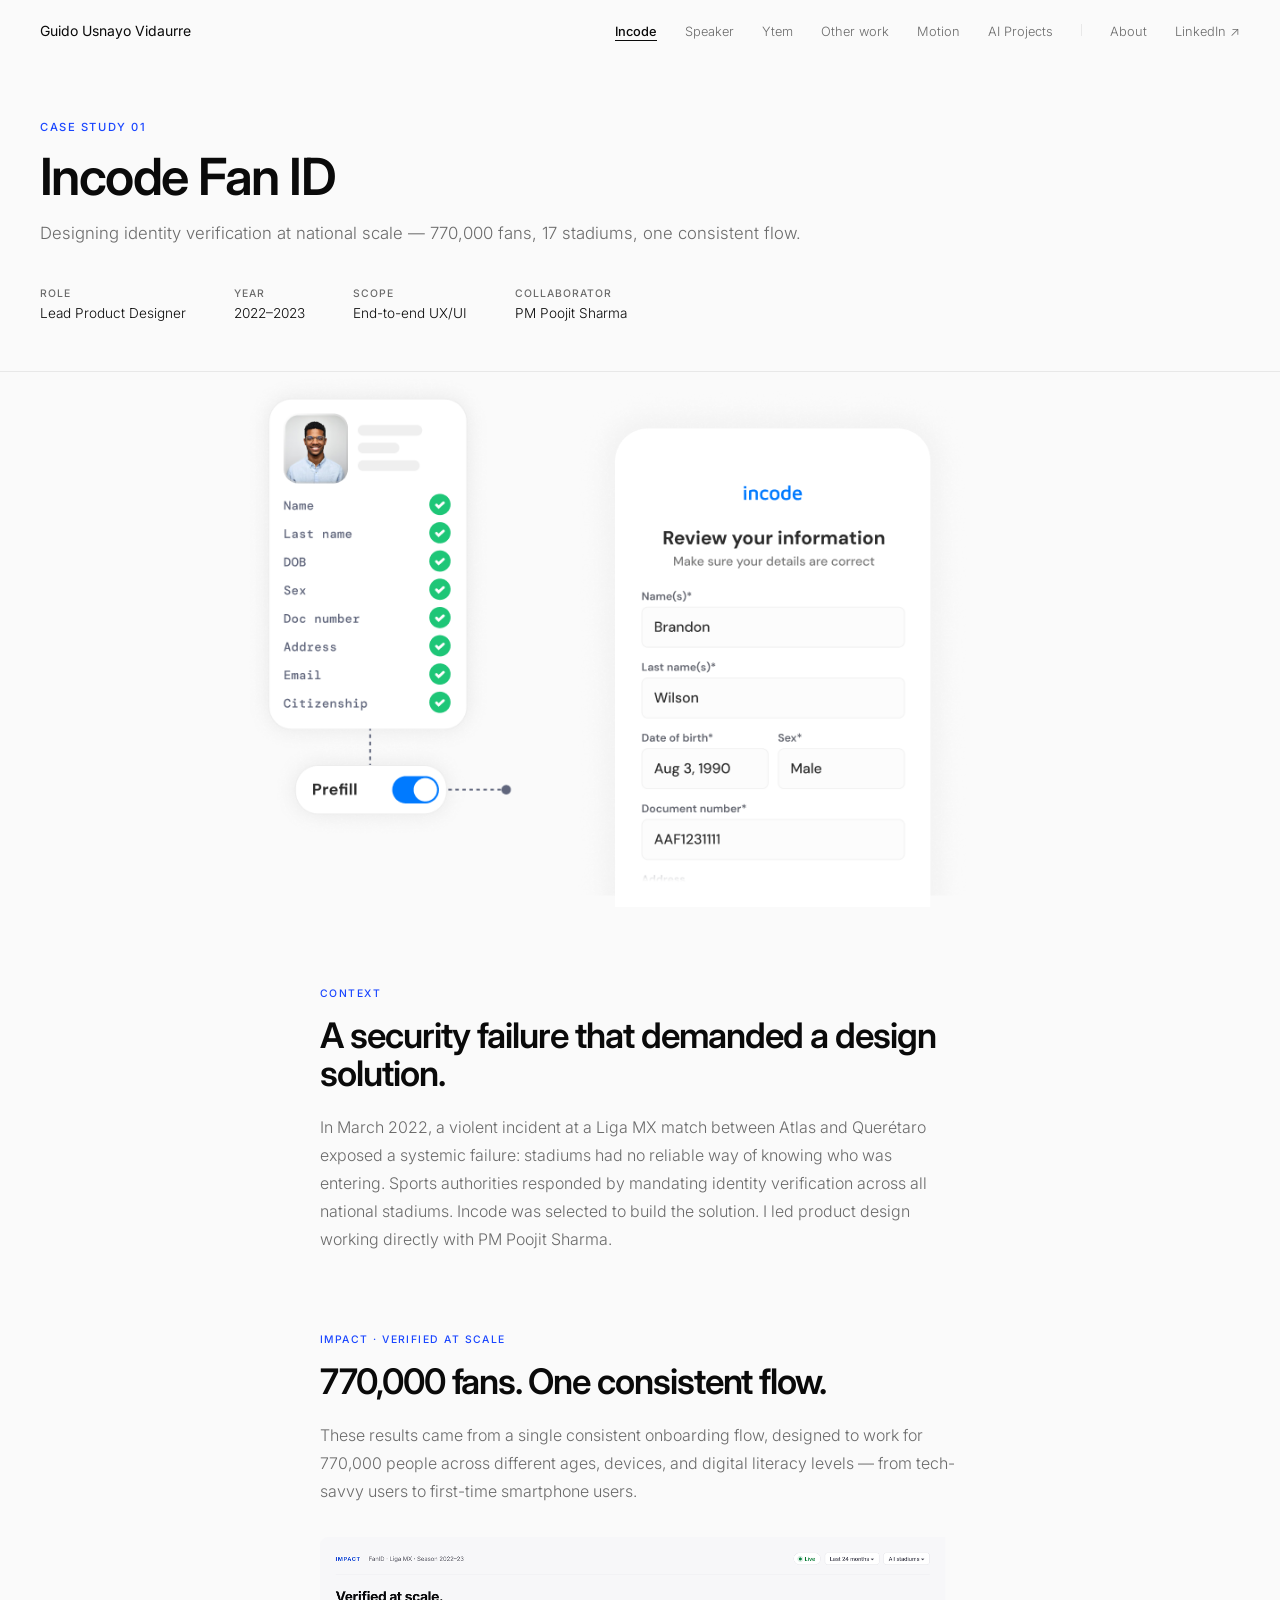
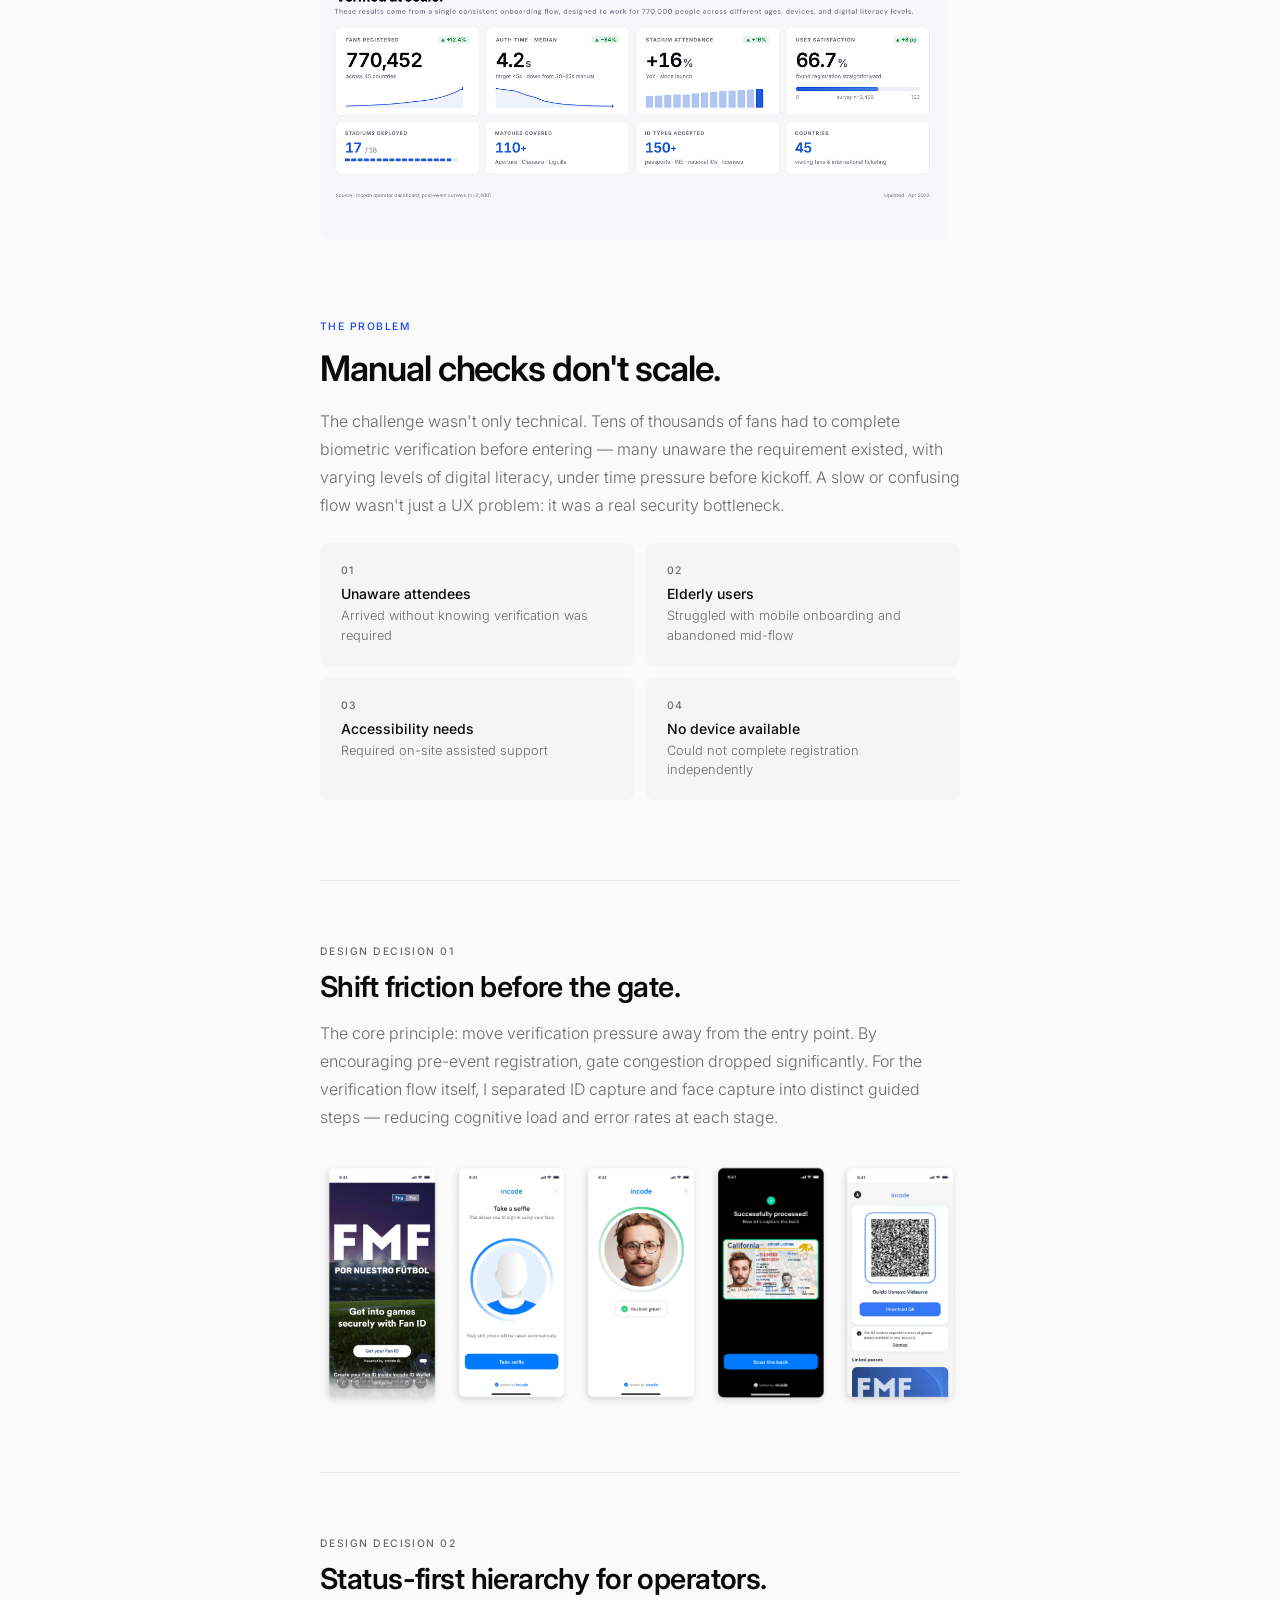
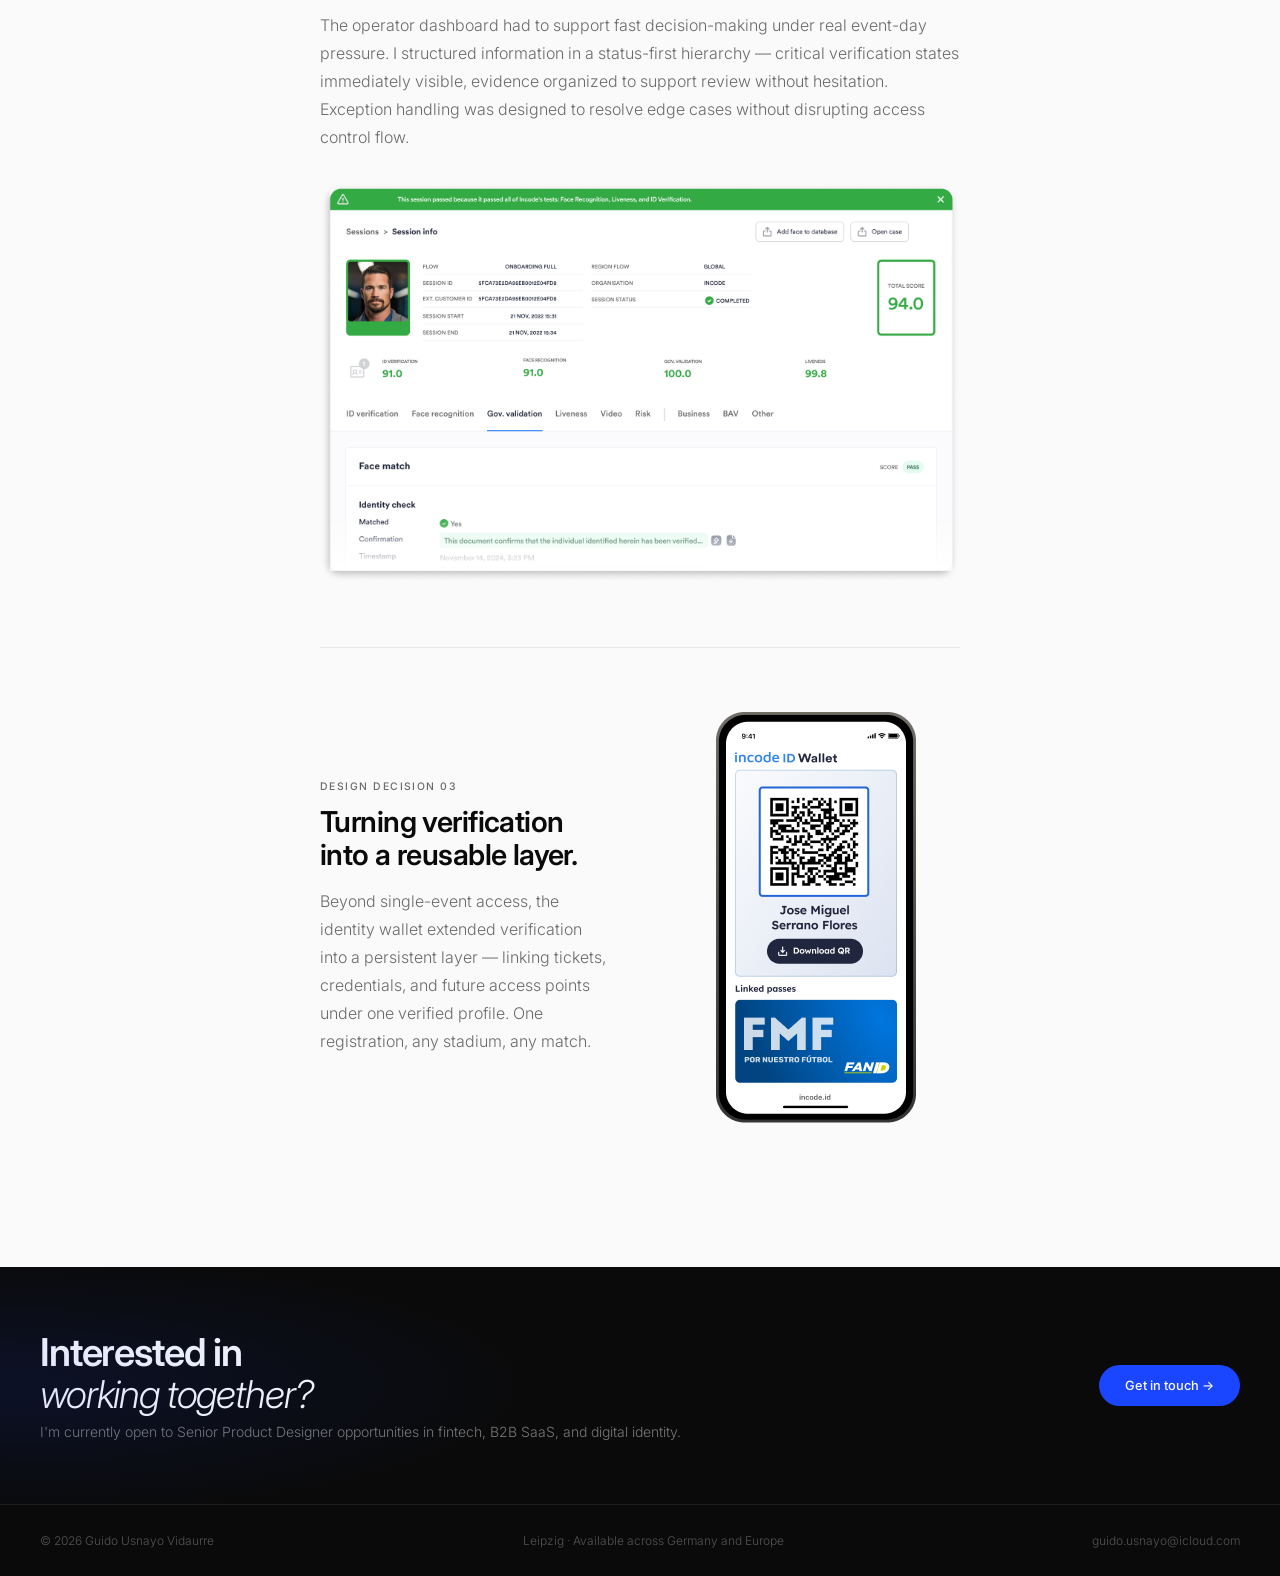
<file: incode.html>
<!DOCTYPE html>
<html lang="en">
<head>
  <meta charset="UTF-8">
  <meta name="viewport" content="width=device-width, initial-scale=1.0">
  <title>Incode Fan ID — Guido Usnayo Vidaurre</title>
  <link rel="preconnect" href="https://fonts.googleapis.com">
  <link rel="preconnect" href="https://fonts.gstatic.com" crossorigin>
  <link href="https://fonts.googleapis.com/css2?family=Inter:ital,wght@0,300;0,400;0,500;0,600;0,700;1,300&display=swap" rel="stylesheet">
  <style>
    *, *::before, *::after { box-sizing: border-box; margin: 0; padding: 0; }

    :root {
      --black: #0a0a0a;
      --white: #fafafa;
      --gray: #6b6b6b;
      --light-gray: #e8e8e8;
      --accent: #1a46ff;
      --font: 'Inter', -apple-system, sans-serif;
    }

    html { font-size: 16px; scroll-behavior: smooth; }

    body {
      background: var(--white);
      color: var(--black);
      font-family: var(--font);
      font-weight: 300;
      -webkit-font-smoothing: antialiased;
    }

    /* NAV */
    nav {
      position: fixed;
      top: 0; left: 0; right: 0;
      z-index: 100;
      display: flex;
      align-items: center;
      justify-content: space-between;
      padding: 20px 40px;
      background: rgba(250,250,250,0.92);
      backdrop-filter: blur(12px);
      border-bottom: 1px solid transparent;
      transition: border-color 0.3s;
    }
    nav.scrolled { border-bottom-color: var(--light-gray); }
    .nav-name {
      font-size: 0.875rem;
      font-weight: 400;
      color: var(--black);
      text-decoration: none;
    }
    .nav-links {
      display: flex;
      align-items: center;
      gap: 28px;
      list-style: none;
    }
    .nav-links a {
      font-size: 0.8rem;
      color: var(--gray);
      text-decoration: none;
      transition: color 0.2s;
    }
    .nav-links a:hover { color: var(--black); }
    .nav-links a.active { color: var(--black); font-weight: 500; }
    .nav-divider { width: 1px; height: 12px; background: var(--light-gray); }

    /* CASE STUDY HEADER */
    .cs-header {
      padding: 120px 40px 48px;
      border-bottom: 1px solid var(--light-gray);
    }

    .cs-label {
      font-size: 0.7rem;
      font-weight: 500;
      letter-spacing: 0.14em;
      text-transform: uppercase;
      color: var(--accent);
      margin-bottom: 16px;
      display: block;
      opacity: 0;
      animation: fadeUp 0.5s ease forwards 0.1s;
    }

    .cs-title {
      font-size: clamp(2.2rem, 4vw, 3.5rem);
      font-weight: 600;
      letter-spacing: -0.03em;
      line-height: 1.05;
      color: var(--black);
      margin-bottom: 16px;
      opacity: 0;
      animation: fadeUp 0.5s ease forwards 0.2s;
    }

    .cs-subtitle {
      font-size: 1.05rem;
      color: var(--gray);
      line-height: 1.6;
      margin-bottom: 40px;
      opacity: 0;
      animation: fadeUp 0.5s ease forwards 0.3s;
    }

    .cs-meta {
      display: flex;
      gap: 48px;
      opacity: 0;
      animation: fadeUp 0.5s ease forwards 0.4s;
    }

    .cs-meta-item {}
    .cs-meta-label {
      font-size: 0.65rem;
      font-weight: 500;
      letter-spacing: 0.1em;
      text-transform: uppercase;
      color: var(--gray);
      margin-bottom: 4px;
    }
    .cs-meta-value {
      font-size: 0.85rem;
      color: var(--black);
      line-height: 1.4;
    }

    /* HERO IMAGE */
    .cs-hero-img {
      display: block;
      max-width: 900px;
      width: 100%;
      margin: 0 auto;
      padding: 0 40px;
      box-sizing: border-box;
    }

    /* DECISION WITH SIDE IMAGE */
    .decision-split {
      border-top: 1px solid var(--light-gray);
      padding-top: 64px;
      margin-bottom: 64px;
      display: grid;
      grid-template-columns: 1fr 1fr;
      gap: 64px;
      align-items: center;
    }

    .decision-split .decision-text {}

    .decision-split .decision-number {
      font-size: 0.65rem;
      font-weight: 500;
      letter-spacing: 0.14em;
      text-transform: uppercase;
      color: var(--gray);
      margin-bottom: 12px;
      display: block;
    }

    .decision-split h3 {
      font-size: clamp(1.4rem, 2.5vw, 1.8rem);
      font-weight: 600;
      letter-spacing: -0.02em;
      color: var(--black);
      margin-bottom: 16px;
      line-height: 1.15;
    }

    .decision-split p {
      font-size: 1rem;
      line-height: 1.75;
      color: var(--gray);
    }

    .decision-split .decision-img {
      width: 100%;
      max-width: 200px;
      display: block;
      border-radius: 16px;
      margin: 0 auto;
    }

    @media (max-width: 860px) {
      .decision-split {
        grid-template-columns: 1fr;
        gap: 32px;
      }
      .decision-split .decision-img {
        max-width: 260px;
      }
    }

    /* CONTENT */
    .cs-content {
      max-width: 720px;
      margin: 0 auto;
      padding: 80px 40px;
    }

    .cs-section {
      margin-bottom: 80px;
    }

    .cs-section-label {
      font-size: 0.65rem;
      font-weight: 500;
      letter-spacing: 0.14em;
      text-transform: uppercase;
      color: var(--accent);
      margin-bottom: 16px;
      display: block;
    }

    .cs-section h2 {
      font-size: clamp(1.6rem, 3vw, 2.2rem);
      font-weight: 600;
      letter-spacing: -0.03em;
      line-height: 1.1;
      color: var(--black);
      margin-bottom: 20px;
    }

    .cs-section p {
      font-size: 1rem;
      line-height: 1.75;
      color: var(--gray);
      margin-bottom: 16px;
    }

    .cs-section p:last-child { margin-bottom: 0; }

    /* IMPACT METRICS */
    .impact-grid {
      display: grid;
      grid-template-columns: repeat(3, 1fr);
      gap: 2px;
      margin: 32px 0;
      background: var(--light-gray);
      border-radius: 12px;
      overflow: hidden;
    }

    .impact-item {
      background: var(--white);
      padding: 28px 24px;
    }

    .impact-value {
      font-size: 2rem;
      font-weight: 600;
      letter-spacing: -0.03em;
      color: var(--black);
      line-height: 1;
      margin-bottom: 6px;
    }

    .impact-value span { color: var(--accent); }

    .impact-label {
      font-size: 0.75rem;
      color: var(--gray);
      line-height: 1.4;
    }

    /* PROBLEM CARDS */
    .problem-grid {
      display: grid;
      grid-template-columns: 1fr 1fr;
      gap: 12px;
      margin: 24px 0;
    }

    .problem-card {
      padding: 20px;
      background: #f5f5f5;
      border-radius: 8px;
    }

    .problem-number {
      font-size: 0.65rem;
      font-weight: 500;
      letter-spacing: 0.1em;
      color: var(--gray);
      margin-bottom: 8px;
    }

    .problem-title {
      font-size: 0.875rem;
      font-weight: 500;
      color: var(--black);
      margin-bottom: 4px;
    }

    .problem-desc {
      font-size: 0.8rem;
      color: var(--gray);
      line-height: 1.5;
    }

    /* FULL WIDTH IMAGE */
    .cs-img-full {
      width: 100%;
      display: block;
      border-radius: 8px;
      margin: 32px 0;
    }

    .cs-img-caption {
      font-size: 0.75rem;
      color: var(--gray);
      text-align: center;
      margin-top: -20px;
      margin-bottom: 32px;
    }

    /* DESIGN DECISION */
    .decision {
      border-top: 1px solid var(--light-gray);
      padding-top: 64px;
      margin-bottom: 64px;
    }

    .decision-number {
      font-size: 0.65rem;
      font-weight: 500;
      letter-spacing: 0.14em;
      text-transform: uppercase;
      color: var(--gray);
      margin-bottom: 12px;
      display: block;
    }

    .decision h3 {
      font-size: clamp(1.4rem, 2.5vw, 1.8rem);
      font-weight: 600;
      letter-spacing: -0.02em;
      color: var(--black);
      margin-bottom: 16px;
      line-height: 1.15;
    }

    .decision p {
      font-size: 1rem;
      line-height: 1.75;
      color: var(--gray);
      margin-bottom: 16px;
    }

    /* FLOW IMAGES — horizontal scroll on mobile */
    .flow-images {
      display: grid;
      grid-template-columns: repeat(5, 1fr);
      gap: 8px;
      margin: 32px 0;
    }

    .flow-images img {
      width: 100%;
      border-radius: 8px;
      display: block;
    }

    /* CTA */
    .cs-cta {
      padding: 64px 40px;
      background: var(--black);
      display: flex;
      align-items: center;
      justify-content: space-between;
    }

    .cta-left h2 {
      font-size: clamp(1.8rem, 3vw, 2.5rem);
      font-weight: 600;
      letter-spacing: -0.03em;
      color: var(--white);
      line-height: 1.1;
      margin-bottom: 8px;
    }

    .cta-left p {
      font-size: 0.875rem;
      color: rgba(255,255,255,0.45);
    }

    .btn-pill {
      display: inline-flex;
      align-items: center;
      gap: 8px;
      background: var(--accent);
      color: var(--white);
      padding: 13px 26px;
      border-radius: 100px;
      font-size: 0.8rem;
      font-weight: 500;
      text-decoration: none;
      white-space: nowrap;
      transition: background 0.2s, transform 0.15s;
    }
    .btn-pill:hover { background: #1238e0; transform: translateY(-1px); }

    /* FOOTER */
    footer {
      padding: 28px 40px;
      border-top: 1px solid rgba(255,255,255,0.08);
      background: var(--black);
      display: flex;
      align-items: center;
      justify-content: space-between;
    }

    .footer-text {
      font-size: 0.75rem;
      color: rgba(255,255,255,0.3);
    }

    .footer-right {
      display: flex;
      align-items: center;
    }

    .footer-next {
      font-size: 0.85rem;
      font-weight: 500;
      color: var(--white);
      text-decoration: none;
      transition: opacity 0.2s;
    }

    .footer-next:hover { opacity: 0.7; }

    /* ANIMATIONS */
    @keyframes fadeUp {
      from { opacity: 0; transform: translateY(14px); }
      to { opacity: 1; transform: translateY(0); }
    }

    /* MOBILE NAV */
    .nav-mobile-toggle {
      display: none; width: 24px; height: 24px;
      background: none; border: none; cursor: pointer;
      position: relative; z-index: 101;
    }
    .nav-mobile-toggle span {
      display: block; width: 100%; height: 1.5px;
      background: var(--black); position: absolute; left: 0;
      transition: transform 0.3s cubic-bezier(0.16,1,0.3,1), opacity 0.3s;
    }
    .nav-mobile-toggle span:nth-child(1) { top: 8px; }
    .nav-mobile-toggle span:nth-child(2) { bottom: 8px; }
    
    body.nav-open .nav-mobile-toggle span:nth-child(1) { transform: translateY(3.5px) rotate(45deg); }
    body.nav-open .nav-mobile-toggle span:nth-child(2) { transform: translateY(-3.5px) rotate(-45deg); }

    /* RESPONSIVE */
    @media (max-width: 860px) {
      nav { padding: 16px 20px; }
      .nav-mobile-toggle { display: block; }
      body.nav-open nav { backdrop-filter: none !important; -webkit-backdrop-filter: none !important; }
      .nav-name { position: relative; z-index: 101; }
      .nav-links {
        position: fixed; inset: 0;
        background: rgba(250,250,250,0.98);
        flex-direction: column; justify-content: center;
        gap: 32px; font-size: 1.5rem;
        opacity: 0; pointer-events: none;
        transition: opacity 0.4s cubic-bezier(0.16,1,0.3,1);
        backdrop-filter: blur(20px);
        -webkit-backdrop-filter: blur(20px);
      }
      body.nav-open .nav-links { opacity: 1; pointer-events: auto; }
      .nav-links a { font-size: 1.25rem; }
      .nav-divider { width: 40px; height: 1px; }
      .cs-header { padding: 100px 20px 48px; }
      .cs-meta { flex-wrap: wrap; gap: 24px; }
      .cs-content { padding: 48px 20px; }
      .impact-grid { grid-template-columns: repeat(2, 1fr); }
      .problem-grid { grid-template-columns: 1fr; }
      .flow-images { grid-template-columns: repeat(3, 1fr); }
      .cs-cta { padding: 48px 20px; flex-direction: column; gap: 32px; text-align: center; }
      .next-project { padding: 32px 20px; }
      footer { padding: 24px 20px; flex-direction: column; gap: 8px; text-align: center; }
    }

    /* SCROLL REVEAL */
    .reveal {
      opacity: 0; transform: translateY(20px);
      transition: opacity 0.55s cubic-bezier(0.16, 1, 0.3, 1), transform 0.55s cubic-bezier(0.16, 1, 0.3, 1);
    }
    .reveal.visible { opacity: 1; transform: translateY(0); }

    .reveal-stagger > * {
      opacity: 0; transform: translateY(16px);
      transition: opacity 0.55s cubic-bezier(0.16, 1, 0.3, 1), transform 0.55s cubic-bezier(0.16, 1, 0.3, 1);
    }
    .reveal-stagger.visible > *:nth-child(1) { opacity: 1; transform: none; transition-delay: 0s; }
    .reveal-stagger.visible > *:nth-child(2) { opacity: 1; transform: none; transition-delay: 0.08s; }
    .reveal-stagger.visible > *:nth-child(3) { opacity: 1; transform: none; transition-delay: 0.16s; }
    .reveal-stagger.visible > *:nth-child(4) { opacity: 1; transform: none; transition-delay: 0.24s; }
    .reveal-stagger.visible > *:nth-child(5) { opacity: 1; transform: none; transition-delay: 0.32s; }

    /* READ PROGRESS */
    .read-progress {
      position: fixed; top: 0; left: 0;
      height: 2px; background: var(--accent);
      z-index: 200; width: 0%;
      transition: width 0.1s linear;
    }

    /* NAV UNDERLINE */
    .nav-links a { position: relative; }
    .nav-links a::after {
      content: ''; position: absolute; bottom: -2px; left: 0;
      width: 0; height: 1px; background: var(--black);
      transition: width 0.32s cubic-bezier(0.16, 1, 0.3, 1);
    }
    .nav-links a:hover::after { width: 100%; }
    .nav-links a.active::after { width: 100%; }

    /* FLOW IMAGES HOVER */
    .flow-images img {
      transition: transform 0.4s cubic-bezier(0.16, 1, 0.3, 1), box-shadow 0.4s cubic-bezier(0.16, 1, 0.3, 1);
    }
    .flow-images img:hover { transform: translateY(-4px) scale(1.02); box-shadow: 0 12px 32px rgba(0,0,0,0.12); }

    /* IMPACT GRID ITEMS */
    .impact-item {
      transition: transform 0.3s cubic-bezier(0.16, 1, 0.3, 1), box-shadow 0.3s;
    }
    .impact-item:hover { transform: translateY(-2px); box-shadow: 0 4px 16px rgba(0,0,0,0.06); }

    /* PROBLEM CARD HOVER */
    .problem-card {
      transition: border-color 0.25s, background 0.25s, transform 0.3s cubic-bezier(0.16, 1, 0.3, 1);
      border: 1px solid transparent;
    }
    .problem-card:hover { background: #fff; border-color: var(--light-gray); transform: translateY(-2px); }

    /* CTA radial glow */
    .cs-cta { position: relative; overflow: hidden; }
    .cs-cta::before {
      content: ''; position: absolute; inset: 0;
      background: radial-gradient(ellipse 60% 80% at 0% 50%, rgba(26,70,255,0.12) 0%, transparent 70%);
      pointer-events: none;
    }

    /* HERO IMG HOVER */
    .cs-hero-img {
      transition: transform 0.6s cubic-bezier(0.16, 1, 0.3, 1);
    }
    .cs-hero-img:hover { transform: scale(1.01); }

    @media (prefers-reduced-motion: reduce) {
      *, *::before, *::after { animation-duration: 0.01ms !important; transition-duration: 0.01ms !important; }
      .reveal, .reveal-stagger > * { opacity: 1 !important; transform: none !important; }
    }
  </style>
</head>
<body>
  <div class="read-progress" id="readProgress"></div>

  <!-- NAV -->
  <nav id="nav">
    <a href="index.html" class="nav-name">Guido Usnayo Vidaurre</a>
    <button class="nav-mobile-toggle" id="navToggle" aria-label="Toggle menu"><span></span><span></span></button>
    <ul class="nav-links" id="navLinks">
      <li><a href="incode.html" class="active">Incode</a></li>
      <li><a href="speaker.html">Speaker</a></li>
      <li><a href="ytem.html">Ytem</a></li>
      <li><a href="other.html">Other work</a></li>
      <li><a href="motion.html">Motion</a></li>
      <li><a href="ai-projects.html">AI Projects</a></li>
      <li class="nav-divider"></li>
      <li><a href="about.html">About</a></li>
      <li><a href="https://www.linkedin.com/in/guido-usnayovidaurre/" target="_blank">LinkedIn ↗</a></li>
    </ul>
  </nav>

  <!-- HEADER -->
  <header class="cs-header">
    <span class="cs-label">Case Study 01</span>
    <h1 class="cs-title">Incode Fan ID</h1>
    <p class="cs-subtitle">Designing identity verification at national scale — 770,000 fans, 17 stadiums, one consistent flow.</p>
    <div class="cs-meta">
      <div class="cs-meta-item">
        <div class="cs-meta-label">Role</div>
        <div class="cs-meta-value">Lead Product Designer</div>
      </div>
      <div class="cs-meta-item">
        <div class="cs-meta-label">Year</div>
        <div class="cs-meta-value">2022–2023</div>
      </div>
      <div class="cs-meta-item">
        <div class="cs-meta-label">Scope</div>
        <div class="cs-meta-value">End-to-end UX/UI</div>
      </div>
      <div class="cs-meta-item">
        <div class="cs-meta-label">Collaborator</div>
        <div class="cs-meta-value">PM Poojit Sharma</div>
      </div>
    </div>
  </header>

  <!-- HERO IMAGE -->
  <img src="images/ic1.png" alt="Incode Fan ID — identity verification flow" class="cs-hero-img">

  <!-- CONTENT -->
  <div class="cs-content">

    <!-- CONTEXT -->
    <section class="cs-section reveal">
      <span class="cs-section-label">Context</span>
      <h2>A security failure that demanded a design solution.</h2>
      <p>In March 2022, a violent incident at a Liga MX match between Atlas and Querétaro exposed a systemic failure: stadiums had no reliable way of knowing who was entering. Sports authorities responded by mandating identity verification across all national stadiums. Incode was selected to build the solution. I led product design working directly with PM Poojit Sharma.</p>
    </section>

    <!-- IMPACT -->
    <section class="cs-section reveal">
      <span class="cs-section-label">Impact · Verified at scale</span>
      <h2>770,000 fans. One consistent flow.</h2>
      <p>These results came from a single consistent onboarding flow, designed to work for 770,000 people across different ages, devices, and digital literacy levels — from tech-savvy users to first-time smartphone users.</p>
      <img src="images/ic2.png" alt="Impact dashboard — Verified at scale" class="cs-img-full">
    </section>

    <!-- THE PROBLEM -->
    <section class="cs-section reveal">
      <span class="cs-section-label">The Problem</span>
      <h2>Manual checks don't scale.</h2>
      <p>The challenge wasn't only technical. Tens of thousands of fans had to complete biometric verification before entering — many unaware the requirement existed, with varying levels of digital literacy, under time pressure before kickoff. A slow or confusing flow wasn't just a UX problem: it was a real security bottleneck.</p>

      <div class="problem-grid reveal-stagger">
        <div class="problem-card">
          <div class="problem-number">01</div>
          <div class="problem-title">Unaware attendees</div>
          <div class="problem-desc">Arrived without knowing verification was required</div>
        </div>
        <div class="problem-card">
          <div class="problem-number">02</div>
          <div class="problem-title">Elderly users</div>
          <div class="problem-desc">Struggled with mobile onboarding and abandoned mid-flow</div>
        </div>
        <div class="problem-card">
          <div class="problem-number">03</div>
          <div class="problem-title">Accessibility needs</div>
          <div class="problem-desc">Required on-site assisted support</div>
        </div>
        <div class="problem-card">
          <div class="problem-number">04</div>
          <div class="problem-title">No device available</div>
          <div class="problem-desc">Could not complete registration independently</div>
        </div>
      </div>
    </section>

    <!-- DESIGN DECISION 01 -->
    <div class="decision reveal">
      <span class="decision-number">Design Decision 01</span>
      <h3>Shift friction before the gate.</h3>
      <p>The core principle: move verification pressure away from the entry point. By encouraging pre-event registration, gate congestion dropped significantly. For the verification flow itself, I separated ID capture and face capture into distinct guided steps — reducing cognitive load and error rates at each stage.</p>

      <div class="flow-images reveal-stagger">
        <img src="images/ic3a.png" alt="Take selfie step">
        <img src="images/ic3b.png" alt="Face recognition step">
        <img src="images/ic3c.png" alt="Scan ID step">
        <img src="images/ic3e.png" alt="Processing step">
        <img src="images/ic3f.png" alt="Verified state">
      </div>
    </div>

    <!-- DESIGN DECISION 02 -->
    <div class="decision reveal">
      <span class="decision-number">Design Decision 02</span>
      <h3>Status-first hierarchy for operators.</h3>
      <p>The operator dashboard had to support fast decision-making under real event-day pressure. I structured information in a status-first hierarchy — critical verification states immediately visible, evidence organized to support review without hesitation. Exception handling was designed to resolve edge cases without disrupting access control flow.</p>

      <img src="images/ic4.png" alt="Operator dashboard — status-first hierarchy" class="cs-img-full">
    </div>

    <!-- DESIGN DECISION 03 -->
    <div class="decision-split reveal">
      <div class="decision-text">
        <span class="decision-number">Design Decision 03</span>
        <h3>Turning verification into a reusable layer.</h3>
        <p>Beyond single-event access, the identity wallet extended verification into a persistent layer — linking tickets, credentials, and future access points under one verified profile. One registration, any stadium, any match.</p>
      </div>
      <img src="images/ic5.png" alt="Identity wallet — reusable verification layer" class="decision-img">
    </div>

  </div>

  <!-- CTA -->
  <section class="cs-cta">
    <div class="cta-left">
      <h2>Interested in<br><em style="font-weight:300; font-style:italic">working together?</em></h2>
      <p>I'm currently open to Senior Product Designer opportunities in fintech, B2B SaaS, and digital identity.</p>
    </div>
    <a href="mailto:guido.usnayo@icloud.com" class="btn-pill">Get in touch →</a>
  </section>

  <!-- FOOTER -->
  <footer>
    <span class="footer-text">© 2026 Guido Usnayo Vidaurre</span>
    <span class="footer-text">Leipzig · Available across Germany and Europe</span>
    <span class="footer-text">guido.usnayo@icloud.com</span>
  </footer>

  <script src="shared-animations.js?v=2"></script>

</body>
</html>
</file>
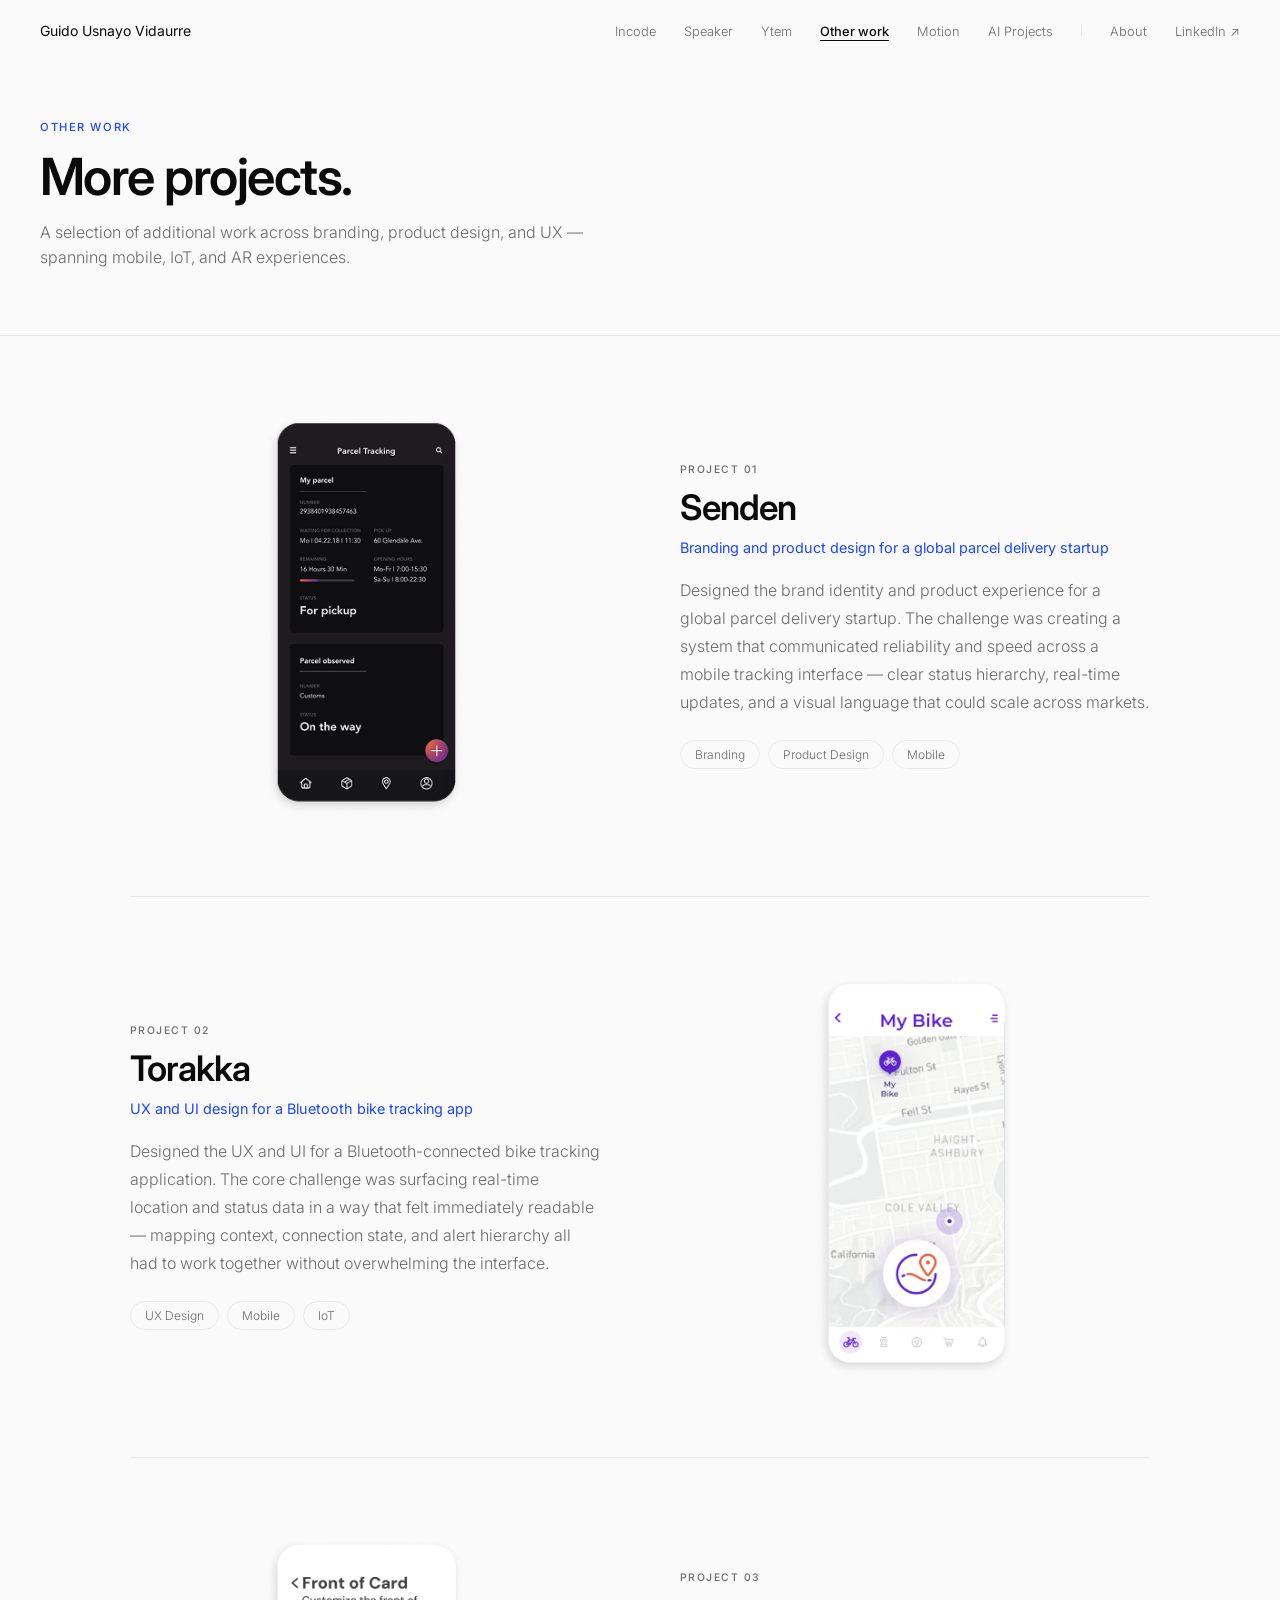
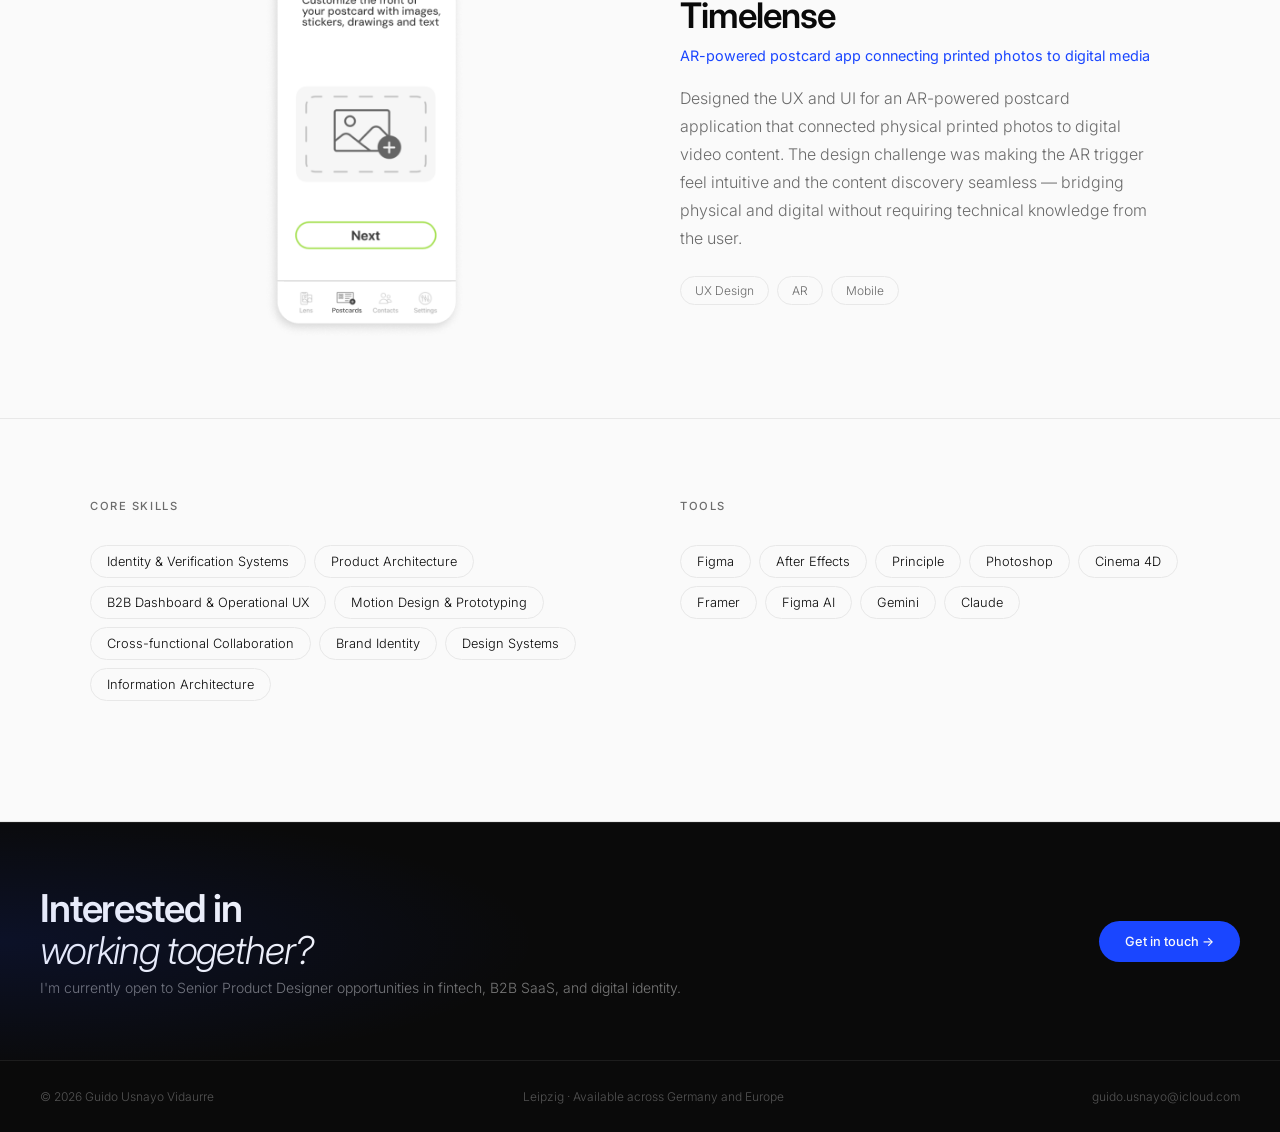
<file: other.html>
<!DOCTYPE html>
<html lang="en">
<head>
  <meta charset="UTF-8">
  <meta name="viewport" content="width=device-width, initial-scale=1.0">
  <title>Other Work — Guido Usnayo Vidaurre</title>
  <link rel="preconnect" href="https://fonts.googleapis.com">
  <link rel="preconnect" href="https://fonts.gstatic.com" crossorigin>
  <link href="https://fonts.googleapis.com/css2?family=Inter:ital,wght@0,300;0,400;0,500;0,600;0,700;1,300&display=swap" rel="stylesheet">
  <style>
    *, *::before, *::after { box-sizing: border-box; margin: 0; padding: 0; }

    :root {
      --black: #0a0a0a;
      --white: #fafafa;
      --gray: #6b6b6b;
      --light-gray: #e8e8e8;
      --accent: #1a46ff;
      --font: 'Inter', -apple-system, sans-serif;
    }

    html { font-size: 16px; scroll-behavior: smooth; }

    body {
      background: var(--white);
      color: var(--black);
      font-family: var(--font);
      font-weight: 300;
      -webkit-font-smoothing: antialiased;
    }

    /* NAV */
    nav {
      position: fixed;
      top: 0; left: 0; right: 0;
      z-index: 100;
      display: flex;
      align-items: center;
      justify-content: space-between;
      padding: 20px 40px;
      background: rgba(250,250,250,0.92);
      backdrop-filter: blur(12px);
      border-bottom: 1px solid transparent;
      transition: border-color 0.3s;
    }
    nav.scrolled { border-bottom-color: var(--light-gray); }
    .nav-name { font-size: 0.875rem; font-weight: 400; color: var(--black); text-decoration: none; }
    .nav-links { display: flex; align-items: center; gap: 28px; list-style: none; }
    .nav-links a { font-size: 0.8rem; color: var(--gray); text-decoration: none; transition: color 0.2s; }
    .nav-links a:hover { color: var(--black); }
    .nav-links a.active { color: var(--black); font-weight: 500; }
    .nav-divider { width: 1px; height: 12px; background: var(--light-gray); }

    /* HEADER */
    .page-header {
      padding: 120px 40px 64px;
      border-bottom: 1px solid var(--light-gray);
      opacity: 0;
      animation: fadeUp 0.5s ease forwards 0.1s;
    }

    .page-label {
      font-size: 0.7rem; font-weight: 500; letter-spacing: 0.14em;
      text-transform: uppercase; color: var(--accent);
      margin-bottom: 16px; display: block;
    }

    .page-title {
      font-size: clamp(2.2rem, 4vw, 3.5rem); font-weight: 600;
      letter-spacing: -0.03em; line-height: 1.05; color: var(--black);
      margin-bottom: 16px;
    }

    .page-desc {
      font-size: 1rem; color: var(--gray); line-height: 1.6;
      max-width: 560px;
    }

    /* PROJECTS GRID */
    .projects {
      padding: 80px 40px;
      max-width: 1100px;
      margin: 0 auto;
    }

    .project-item {
      display: grid;
      grid-template-columns: 1fr 1fr;
      gap: 80px;
      align-items: center;
      padding-bottom: 80px;
      margin-bottom: 80px;
      border-bottom: 1px solid var(--light-gray);
    }

    .project-item:last-child {
      border-bottom: none;
      margin-bottom: 0;
      padding-bottom: 0;
    }

    .project-item.reverse {
      direction: rtl;
    }

    .project-item.reverse > * {
      direction: ltr;
    }

    .project-img {
      width: 100%;
      max-height: 400px;
      object-fit: contain;
      object-position: center;
      display: block;
      border-radius: 8px;
      background: transparent;
    }

    .project-info {}

    .project-number {
      font-size: 0.65rem; font-weight: 500; letter-spacing: 0.14em;
      text-transform: uppercase; color: var(--gray);
      margin-bottom: 12px; display: block;
    }

    .project-title {
      font-size: clamp(1.6rem, 3vw, 2.2rem); font-weight: 600;
      letter-spacing: -0.03em; line-height: 1.1; color: var(--black);
      margin-bottom: 12px;
    }

    .project-subtitle {
      font-size: 0.9rem; color: var(--accent);
      margin-bottom: 20px; font-weight: 400;
    }

    .project-desc {
      font-size: 1rem; line-height: 1.75; color: var(--gray);
      margin-bottom: 24px;
    }

    .project-tags {
      display: flex; flex-wrap: wrap; gap: 8px;
    }

    .project-tag {
      padding: 6px 14px; border-radius: 100px;
      border: 1px solid var(--light-gray);
      font-size: 0.75rem; color: var(--gray);
    }

    /* SKILLS SECTION */
    .skills-section {
      padding: 80px 40px;
      background: var(--white);
      border-top: 1px solid var(--light-gray);
      border-bottom: 1px solid var(--light-gray);
    }

    .skills-inner {
      max-width: 1100px;
      margin: 0 auto;
      display: grid;
      grid-template-columns: 1fr 1fr;
      gap: 80px;
    }

    .skills-label {
      font-size: 0.7rem; font-weight: 500; letter-spacing: 0.14em;
      text-transform: uppercase; color: var(--gray);
      margin-bottom: 32px; display: block;
    }

    .skills-group h3 {
      font-size: 0.75rem; font-weight: 500; letter-spacing: 0.1em;
      text-transform: uppercase; color: var(--gray);
      margin-bottom: 16px;
    }

    .skills-list {
      display: flex; flex-wrap: wrap; gap: 8px; margin-bottom: 40px;
    }

    .skill-item {
      padding: 8px 16px; border-radius: 100px;
      border: 1px solid var(--light-gray);
      font-size: 0.8rem; color: var(--black);
    }

    /* CTA */
    .cs-cta {
      padding: 64px 40px; background: var(--black);
      border-top: 1px solid rgba(255,255,255,0.08);
      display: flex; align-items: center; justify-content: space-between;
    }

    .cta-left h2 {
      font-size: clamp(1.8rem, 3vw, 2.5rem); font-weight: 600;
      letter-spacing: -0.03em; color: var(--white);
      line-height: 1.1; margin-bottom: 8px;
    }

    .cta-left p { font-size: 0.875rem; color: rgba(255,255,255,0.45); }

    .btn-pill {
      display: inline-flex; align-items: center; gap: 8px;
      background: var(--accent); color: var(--white);
      padding: 13px 26px; border-radius: 100px;
      font-size: 0.8rem; font-weight: 500; text-decoration: none;
      white-space: nowrap; transition: background 0.2s, transform 0.15s;
    }
    .btn-pill:hover { background: #1238e0; transform: translateY(-1px); }

    /* FOOTER */
    footer {
      padding: 28px 40px;
      border-top: 1px solid rgba(255,255,255,0.08);
      background: var(--black);
      display: flex; align-items: center; justify-content: space-between;
    }

    .footer-text { font-size: 0.75rem; color: rgba(255,255,255,0.3); }

    /* ANIMATIONS */
    @keyframes fadeUp {
      from { opacity: 0; transform: translateY(20px); }
      to { opacity: 1; transform: translateY(0); }
    }

    /* SCROLL REVEAL */
    .reveal {
      opacity: 0; transform: translateY(20px);
      transition: opacity 0.55s cubic-bezier(0.16, 1, 0.3, 1), transform 0.55s cubic-bezier(0.16, 1, 0.3, 1);
    }
    .reveal.visible { opacity: 1; transform: translateY(0); }

    /* READ PROGRESS */
    .read-progress {
      position: fixed; top: 0; left: 0;
      height: 2px; background: var(--accent);
      z-index: 200; width: 0%;
      transition: width 0.1s linear;
    }

    /* NAV UNDERLINE */
    .nav-links a { position: relative; }
    .nav-links a::after {
      content: ''; position: absolute; bottom: -2px; left: 0;
      width: 0; height: 1px; background: var(--black);
      transition: width 0.32s cubic-bezier(0.16, 1, 0.3, 1);
    }
    .nav-links a:hover::after, .nav-links a.active::after { width: 100%; }

    /* PROJECT IMAGE HOVER */
    .project-img {
      transition: transform 0.5s cubic-bezier(0.16, 1, 0.3, 1), box-shadow 0.5s cubic-bezier(0.16, 1, 0.3, 1);
    }
    .project-img:hover { transform: scale(1.02) translateY(-3px); box-shadow: 0 16px 48px rgba(0,0,0,0.1); }

    /* SKILL ITEMS HOVER */
    .skill-item {
      transition: border-color 0.18s, background 0.18s, color 0.18s, transform 0.2s;
    }
    .skill-item:hover {
      border-color: var(--black); background: var(--black); color: var(--white);
      transform: translateY(-1px);
    }

    /* PROJECT TAGS HOVER */
    .project-tag { transition: border-color 0.18s, background 0.18s, transform 0.18s; }
    .project-tag:hover { border-color: var(--gray); transform: translateY(-1px); }

    /* CTA radial glow */
    .cs-cta { position: relative; overflow: hidden; }
    .cs-cta::before {
      content: ''; position: absolute; inset: 0;
      background: radial-gradient(ellipse 60% 80% at 0% 50%, rgba(26,70,255,0.12) 0%, transparent 70%);
      pointer-events: none;
    }

    /* MOBILE NAV */
    .nav-mobile-toggle {
      display: none; width: 24px; height: 24px;
      background: none; border: none; cursor: pointer;
      position: relative; z-index: 101;
    }
    .nav-mobile-toggle span {
      display: block; width: 100%; height: 1.5px;
      background: var(--black); position: absolute; left: 0;
      transition: transform 0.3s cubic-bezier(0.16,1,0.3,1), opacity 0.3s;
    }
    .nav-mobile-toggle span:nth-child(1) { top: 8px; }
    .nav-mobile-toggle span:nth-child(2) { bottom: 8px; }
    
    body.nav-open .nav-mobile-toggle span:nth-child(1) { transform: translateY(3.5px) rotate(45deg); }
    body.nav-open .nav-mobile-toggle span:nth-child(2) { transform: translateY(-3.5px) rotate(-45deg); }

    @media (prefers-reduced-motion: reduce) {
      *, *::before, *::after { animation-duration: 0.01ms !important; transition-duration: 0.01ms !important; }
      .reveal { opacity: 1 !important; transform: none !important; }
    }

    /* RESPONSIVE */
    @media (max-width: 860px) {
      nav { padding: 16px 20px; }
      .nav-mobile-toggle { display: block; }
      body.nav-open nav { backdrop-filter: none !important; -webkit-backdrop-filter: none !important; }
      .nav-name { position: relative; z-index: 101; }
      .nav-links {
        position: fixed; inset: 0;
        background: rgba(250,250,250,0.98);
        flex-direction: column; justify-content: center;
        gap: 32px; font-size: 1.5rem;
        opacity: 0; pointer-events: none;
        transition: opacity 0.4s cubic-bezier(0.16,1,0.3,1);
        backdrop-filter: blur(20px);
        -webkit-backdrop-filter: blur(20px);
      }
      body.nav-open .nav-links { opacity: 1; pointer-events: auto; }
      .nav-links a { font-size: 1.25rem; }
      .nav-divider { width: 40px; height: 1px; }
      .page-header { padding: 100px 20px 48px; }
      .projects { padding: 48px 20px; }
      .project-item { grid-template-columns: 1fr; gap: 32px; }
      .project-item.reverse { direction: ltr; }
      .skills-section { padding: 48px 20px; }
      .skills-inner { grid-template-columns: 1fr; gap: 40px; }
      .cs-cta { padding: 48px 20px; flex-direction: column; gap: 32px; text-align: center; }
      footer { padding: 24px 20px; flex-direction: column; gap: 8px; text-align: center; }
    }
  </style>
</head>
<body>

  <div class="read-progress" id="readProgress"></div>

  <nav id="nav">
    <a href="index.html" class="nav-name">Guido Usnayo Vidaurre</a>
    <button class="nav-mobile-toggle" id="navToggle" aria-label="Toggle menu"><span></span><span></span></button>
    <ul class="nav-links" id="navLinks">
      <li><a href="incode.html">Incode</a></li>
      <li><a href="speaker.html">Speaker</a></li>
      <li><a href="ytem.html">Ytem</a></li>
      <li><a href="other.html" class="active">Other work</a></li>
      <li><a href="motion.html">Motion</a></li>
      <li><a href="ai-projects.html">AI Projects</a></li>
      <li class="nav-divider"></li>
      <li><a href="about.html">About</a></li>
      <li><a href="https://www.linkedin.com/in/guido-usnayovidaurre/" target="_blank">LinkedIn ↗</a></li>
    </ul>
  </nav>

  <!-- HEADER -->
  <header class="page-header">
    <span class="page-label">Other Work</span>
    <h1 class="page-title">More projects.</h1>
    <p class="page-desc">A selection of additional work across branding, product design, and UX — spanning mobile, IoT, and AR experiences.</p>
  </header>

  <!-- PROJECTS -->
  <section class="projects">

    <!-- SENDEN -->
    <div class="project-item reveal">
      <img src="images/m1.png" alt="Senden — parcel delivery branding and product design" class="project-img">
      <div class="project-info">
        <span class="project-number">Project 01</span>
        <h2 class="project-title">Senden</h2>
        <p class="project-subtitle">Branding and product design for a global parcel delivery startup</p>
        <p class="project-desc">Designed the brand identity and product experience for a global parcel delivery startup. The challenge was creating a system that communicated reliability and speed across a mobile tracking interface — clear status hierarchy, real-time updates, and a visual language that could scale across markets.</p>
        <div class="project-tags">
          <span class="project-tag">Branding</span>
          <span class="project-tag">Product Design</span>
          <span class="project-tag">Mobile</span>
        </div>
      </div>
    </div>

    <!-- TORAKKA -->
    <div class="project-item reverse">
      <img src="images/m2.png" alt="Torakka — Bluetooth bike tracking app" class="project-img">
      <div class="project-info">
        <span class="project-number">Project 02</span>
        <h2 class="project-title">Torakka</h2>
        <p class="project-subtitle">UX and UI design for a Bluetooth bike tracking app</p>
        <p class="project-desc">Designed the UX and UI for a Bluetooth-connected bike tracking application. The core challenge was surfacing real-time location and status data in a way that felt immediately readable — mapping context, connection state, and alert hierarchy all had to work together without overwhelming the interface.</p>
        <div class="project-tags">
          <span class="project-tag">UX Design</span>
          <span class="project-tag">Mobile</span>
          <span class="project-tag">IoT</span>
        </div>
      </div>
    </div>

    <!-- TIMELENSE -->
    <div class="project-item">
      <img src="images/m3.png" alt="Timelense — AR postcard app" class="project-img">
      <div class="project-info">
        <span class="project-number">Project 03</span>
        <h2 class="project-title">Timelense</h2>
        <p class="project-subtitle">AR-powered postcard app connecting printed photos to digital media</p>
        <p class="project-desc">Designed the UX and UI for an AR-powered postcard application that connected physical printed photos to digital video content. The design challenge was making the AR trigger feel intuitive and the content discovery seamless — bridging physical and digital without requiring technical knowledge from the user.</p>
        <div class="project-tags">
          <span class="project-tag">UX Design</span>
          <span class="project-tag">AR</span>
          <span class="project-tag">Mobile</span>
        </div>
      </div>
    </div>

  </section>

  <!-- SKILLS & TOOLS -->
  <section class="skills-section reveal">
    <div class="skills-inner">
      <div>
        <span class="skills-label">Core Skills</span>
        <div class="skills-list">
          <span class="skill-item">Identity & Verification Systems</span>
          <span class="skill-item">Product Architecture</span>
          <span class="skill-item">B2B Dashboard & Operational UX</span>
          <span class="skill-item">Motion Design & Prototyping</span>
          <span class="skill-item">Cross-functional Collaboration</span>
          <span class="skill-item">Brand Identity</span>
          <span class="skill-item">Design Systems</span>
          <span class="skill-item">Information Architecture</span>
        </div>
      </div>
      <div>
        <span class="skills-label">Tools</span>
        <div class="skills-list">
          <span class="skill-item">Figma</span>
          <span class="skill-item">After Effects</span>
          <span class="skill-item">Principle</span>
          <span class="skill-item">Photoshop</span>
          <span class="skill-item">Cinema 4D</span>
          <span class="skill-item">Framer</span>
          <span class="skill-item">Figma AI</span>
          <span class="skill-item">Gemini</span>
          <span class="skill-item">Claude</span>
        </div>
      </div>
    </div>
  </section>

  <!-- CTA -->
  <section class="cs-cta">
    <div class="cta-left">
      <h2>Interested in<br><em style="font-weight:300; font-style:italic">working together?</em></h2>
      <p>I'm currently open to Senior Product Designer opportunities in fintech, B2B SaaS, and digital identity.</p>
    </div>
    <a href="mailto:guido.usnayo@icloud.com" class="btn-pill">Get in touch →</a>
  </section>

  <!-- FOOTER -->
  <footer>
    <span class="footer-text">© 2026 Guido Usnayo Vidaurre</span>
    <span class="footer-text">Leipzig · Available across Germany and Europe</span>
    <span class="footer-text">guido.usnayo@icloud.com</span>
  </footer>

  <script src="shared-animations.js?v=2"></script>

</body>
</html>
</file>
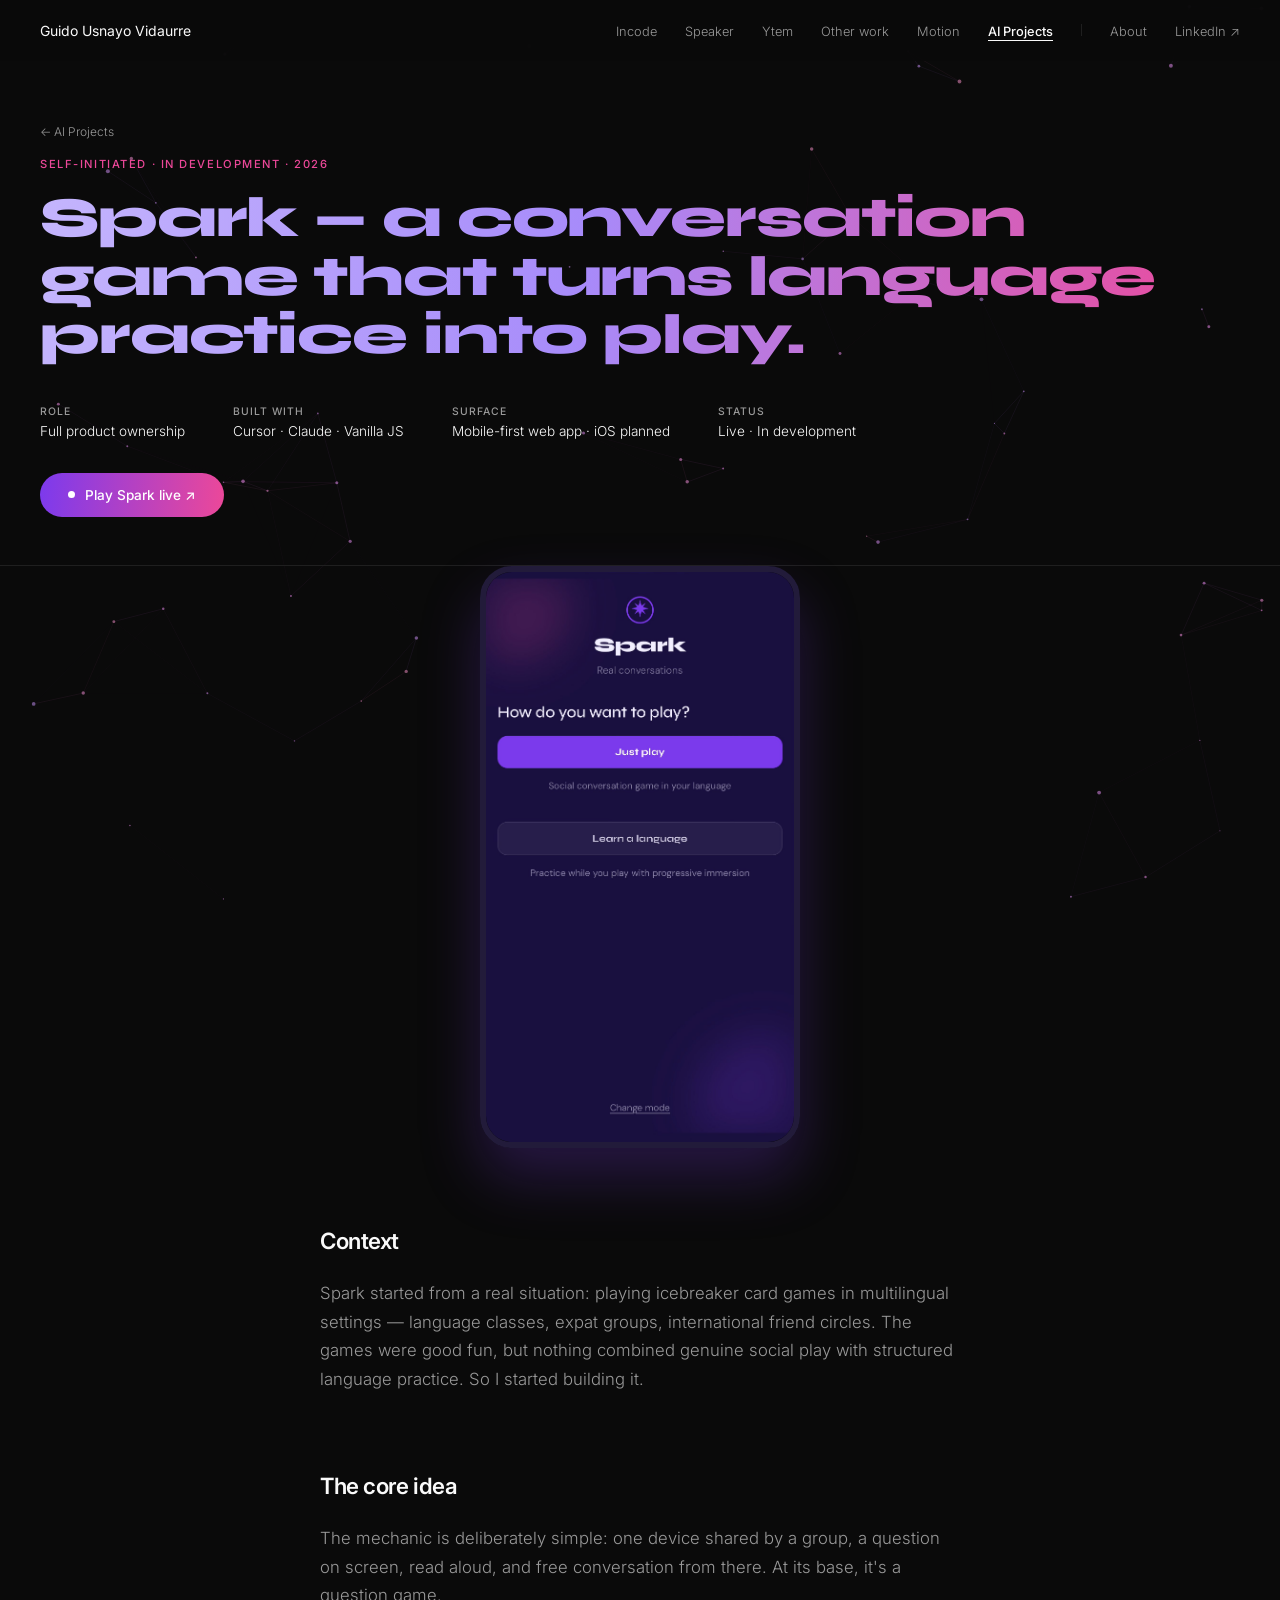
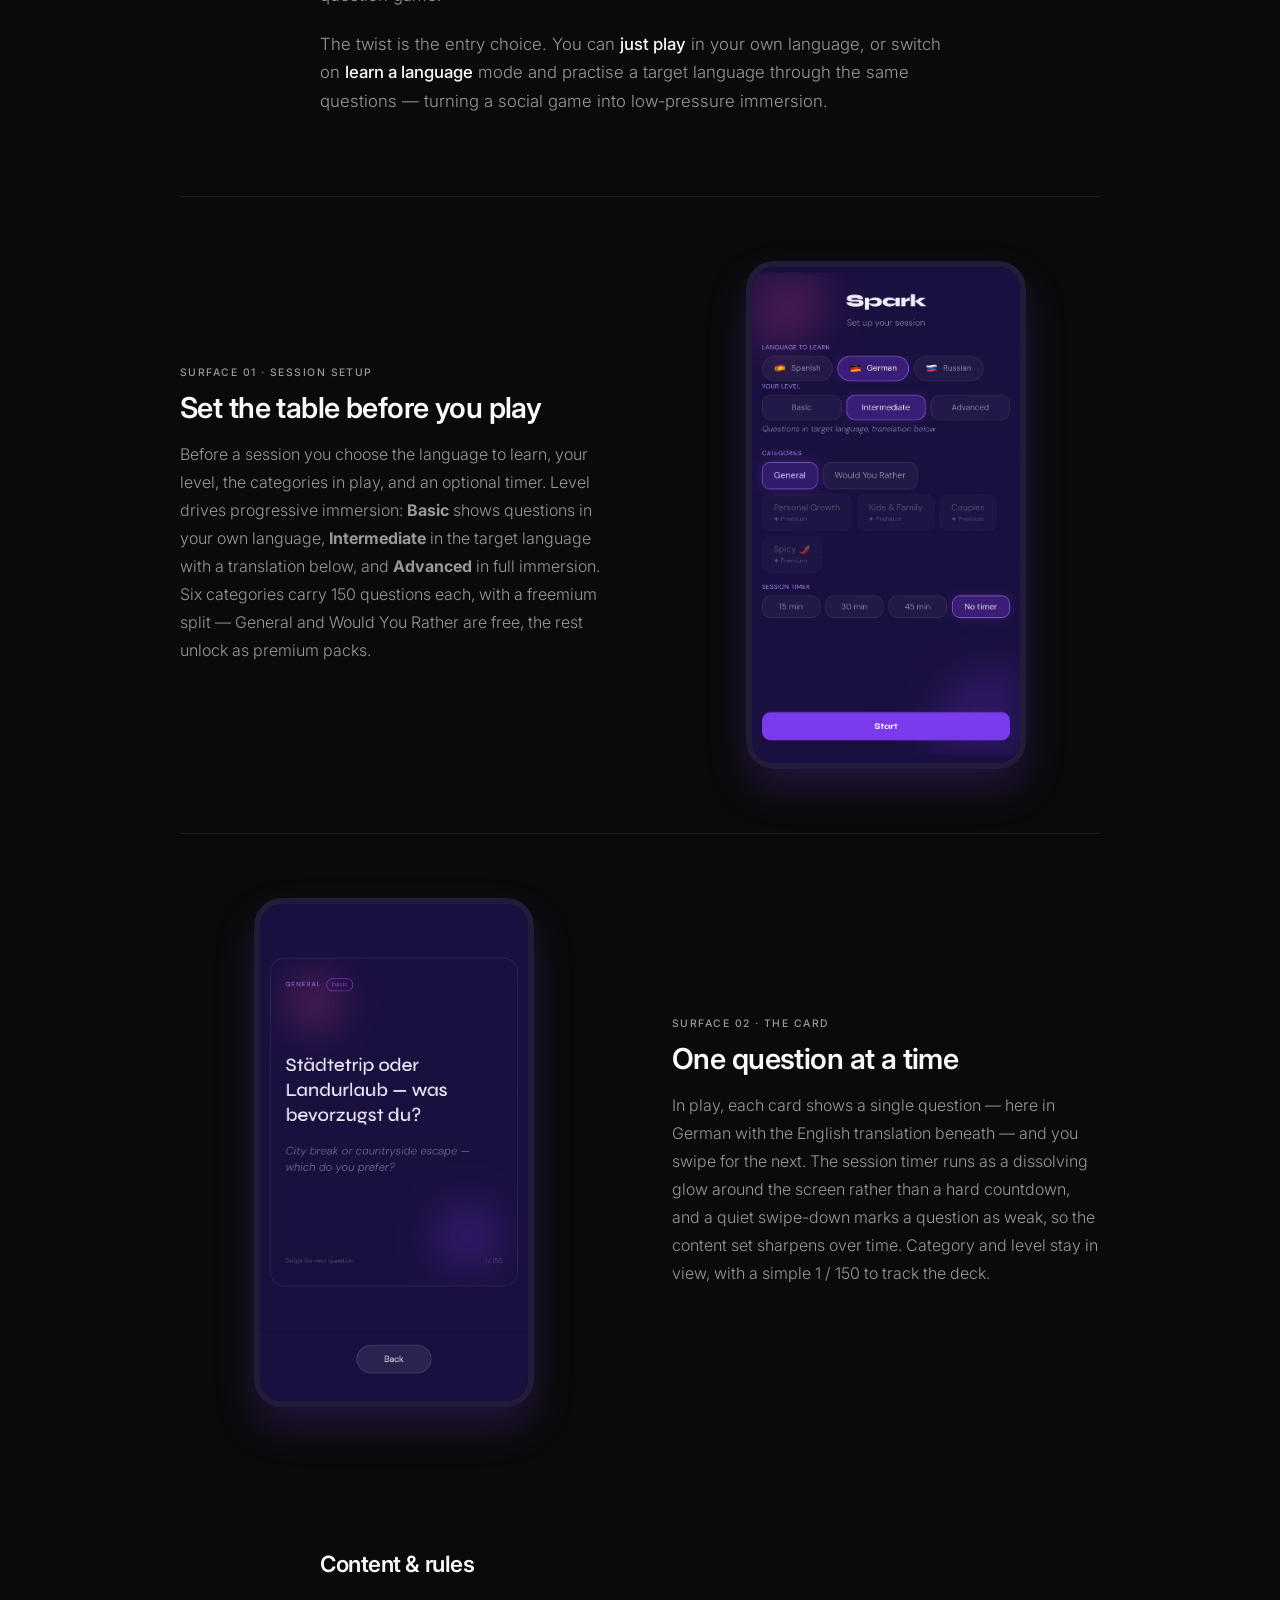
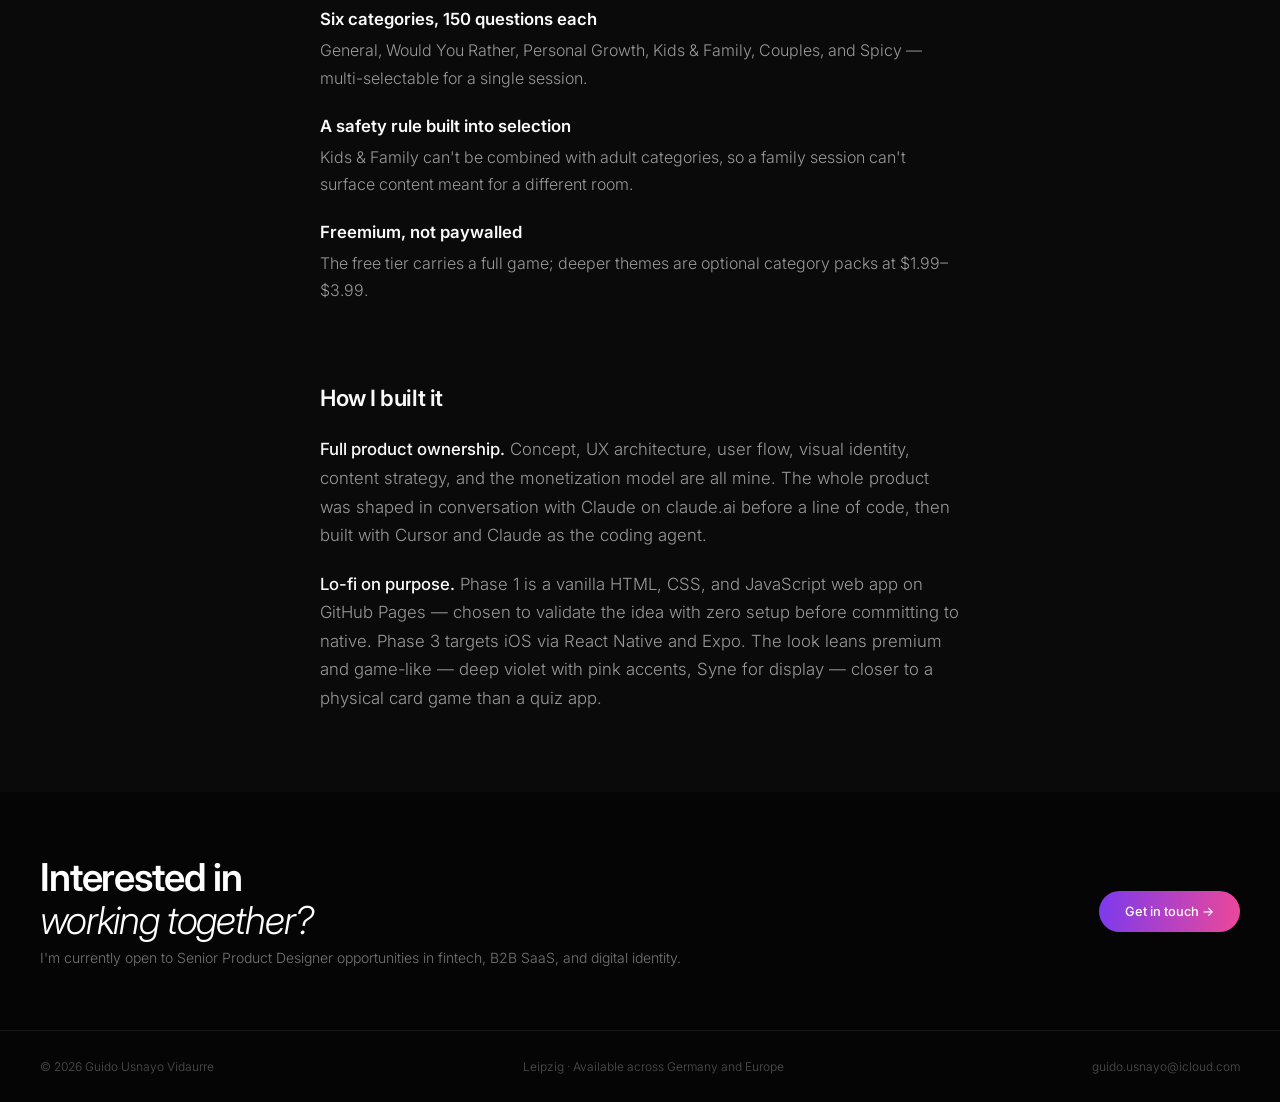
<file: spark.html>
<!DOCTYPE html>
<html lang="en">
<head>
  <meta charset="UTF-8">
  <meta name="viewport" content="width=device-width, initial-scale=1.0">
  <title>Spark — Guido Usnayo Vidaurre</title>
  <meta name="description" content="Spark — a social conversation game with a built-in language-learning layer. Full product ownership, built with AI-assisted development.">
  <link rel="preconnect" href="https://fonts.googleapis.com">
  <link rel="preconnect" href="https://fonts.gstatic.com" crossorigin>
  <link href="https://fonts.googleapis.com/css2?family=Inter:ital,wght@0,300;0,400;0,500;0,600;0,700;1,300&family=Syne:wght@700;800&display=swap" rel="stylesheet">
  <style>
    *, *::before, *::after { box-sizing: border-box; margin: 0; padding: 0; }

    :root {
      --black: #fafafa;
      --white: #0a0a0a;
      --gray: #999999;
      --light-gray: #1f1f1f;
      --accent: #7C3AED;
      --accent-hover: #6d28d9;
      --pink: #EC4899;
      --font: 'Inter', -apple-system, sans-serif;
    }

    html { font-size: 16px; scroll-behavior: smooth; }

    body {
      background: var(--white);
      color: var(--black);
      font-family: var(--font);
      font-weight: 300;
      -webkit-font-smoothing: antialiased;
    }

    /* NAV */
    nav {
      position: fixed; top: 0; left: 0; right: 0; z-index: 100;
      display: flex; align-items: center; justify-content: space-between;
      padding: 20px 40px;
      background: rgba(10,10,10,0.92);
      backdrop-filter: blur(12px); -webkit-backdrop-filter: blur(12px);
      border-bottom: 1px solid transparent; transition: border-color 0.3s;
    }
    nav.scrolled { border-bottom-color: var(--light-gray); }
    .nav-name { font-size: 0.875rem; font-weight: 400; color: var(--black); text-decoration: none; }
    .nav-links { display: flex; align-items: center; gap: 28px; list-style: none; }
    .nav-links a {
      font-size: 0.8rem; color: var(--gray); text-decoration: none;
      transition: color 0.2s; position: relative;
    }
    .nav-links a::after {
      content: ''; position: absolute; bottom: -2px; left: 0;
      width: 0; height: 1px; background: var(--black);
      transition: width 0.32s cubic-bezier(0.16, 1, 0.3, 1);
    }
    .nav-links a:hover { color: var(--black); }
    .nav-links a:hover::after { width: 100%; }
    .nav-links a.active { color: var(--black); font-weight: 500; }
    .nav-links a.active::after { width: 100%; }
    .nav-divider { width: 1px; height: 12px; background: var(--light-gray); }

    .nav-mobile-toggle {
      display: none; width: 24px; height: 24px;
      background: none; border: none; cursor: pointer; position: relative; z-index: 101;
    }
    .nav-mobile-toggle span {
      display: block; width: 100%; height: 1.5px; background: var(--black);
      position: absolute; left: 0;
      transition: transform 0.3s cubic-bezier(0.16,1,0.3,1), opacity 0.3s;
    }
    .nav-mobile-toggle span:nth-child(1) { top: 8px; }
    .nav-mobile-toggle span:nth-child(2) { bottom: 8px; }
    body.nav-open .nav-mobile-toggle span:nth-child(1) { transform: translateY(3.5px) rotate(45deg); }
    body.nav-open .nav-mobile-toggle span:nth-child(2) { transform: translateY(-3.5px) rotate(-45deg); }

    @media (max-width: 860px) {
      nav { padding: 16px 20px; }
      .nav-mobile-toggle { display: block; }
      body.nav-open nav { backdrop-filter: none !important; -webkit-backdrop-filter: none !important; }
      .nav-name { position: relative; z-index: 101; }
      .nav-links {
        position: fixed; inset: 0; background: rgba(10,10,10,0.98);
        flex-direction: column; justify-content: center; gap: 32px; font-size: 1.5rem;
        opacity: 0; pointer-events: none; transition: opacity 0.4s cubic-bezier(0.16,1,0.3,1);
        backdrop-filter: blur(20px); -webkit-backdrop-filter: blur(20px);
      }
      body.nav-open .nav-links { opacity: 1; pointer-events: auto; }
      .nav-links a { font-size: 1.25rem; }
      .nav-divider { width: 40px; height: 1px; }
    }

    /* HEADER */
    .cs-header { padding: 120px 40px 48px; border-bottom: 1px solid var(--light-gray); }
    .cs-back {
      font-size: 0.75rem; color: var(--gray); text-decoration: none;
      display: inline-block; margin-bottom: 18px; transition: color 0.2s;
      opacity: 0; animation: fadeUp 0.5s ease forwards 0.05s;
    }
    .cs-back:hover { color: var(--black); }
    .cs-label {
      font-size: 0.7rem; font-weight: 500; letter-spacing: 0.14em; text-transform: uppercase;
      color: var(--pink); margin-bottom: 18px; display: block;
      opacity: 0; animation: fadeUp 0.5s ease forwards 0.1s;
    }
    .cs-title {
      font-family: 'Syne', sans-serif;
      font-size: clamp(2.4rem, 4.4vw, 3.6rem); font-weight: 800;
      letter-spacing: -0.02em; line-height: 1.04; margin-bottom: 16px;
      background: linear-gradient(95deg, #C4B5FD 0%, #A78BFA 45%, #EC4899 100%);
      -webkit-background-clip: text; background-clip: text; color: transparent;
      opacity: 0; animation: fadeUp 0.5s ease forwards 0.2s;
    }
    .cs-meta {
      display: flex; gap: 48px; flex-wrap: wrap; margin-top: 40px;
      opacity: 0; animation: fadeUp 0.5s ease forwards 0.4s;
    }
    .cs-meta-label {
      font-size: 0.65rem; font-weight: 500; letter-spacing: 0.1em; text-transform: uppercase;
      color: var(--gray); margin-bottom: 4px;
    }
    .cs-meta-value { font-size: 0.85rem; color: var(--black); line-height: 1.4; }

    .cs-actions { margin-top: 32px; opacity: 0; animation: fadeUp 0.5s ease forwards 0.5s; }
    .cs-live-btn {
      display: inline-flex; align-items: center; gap: 10px;
      background: linear-gradient(95deg, var(--accent), var(--pink));
      color: #fff; padding: 14px 28px; border-radius: 100px;
      font-size: 0.85rem; font-weight: 500; text-decoration: none;
      transition: filter 0.2s, transform 0.15s;
    }
    .cs-live-btn:hover { filter: brightness(1.08); transform: translateY(-1px); }
    .cs-live-btn .dot {
      width: 7px; height: 7px; border-radius: 50%; background: #fff;
      animation: livePulse 2s infinite;
    }
    @keyframes livePulse {
      0% { box-shadow: 0 0 0 0 rgba(255,255,255,0.55); }
      70% { box-shadow: 0 0 0 8px rgba(255,255,255,0); }
      100% { box-shadow: 0 0 0 0 rgba(255,255,255,0); }
    }

    /* HERO IMAGE */
    .cs-hero-img {
      display: block; margin: 0 auto; width: 100%; max-width: 320px;
      border-radius: 32px; border: 6px solid #221b3a;
      box-shadow: 0 30px 60px rgba(124,58,237,0.25); box-sizing: border-box;
      transition: transform 0.6s cubic-bezier(0.16, 1, 0.3, 1);
    }
    .cs-hero-img:hover { transform: scale(1.01); }

    /* DECISION BLOCK */
    .decision-split {
      border-top: 1px solid var(--light-gray); padding-top: 64px; margin-bottom: 64px;
      display: grid; grid-template-columns: 1fr 1fr; gap: 64px; align-items: center;
    }
    .decision-split .decision-number {
      font-size: 0.65rem; font-weight: 500; letter-spacing: 0.14em; text-transform: uppercase;
      color: var(--gray); margin-bottom: 12px; display: block;
    }
    .decision-split h3 {
      font-size: clamp(1.4rem, 2.5vw, 1.8rem); font-weight: 600;
      letter-spacing: -0.02em; color: var(--black); margin-bottom: 16px; line-height: 1.15;
    }
    .decision-split p { font-size: 1rem; line-height: 1.75; color: var(--gray); }
    .decision-split .decision-img {
      width: 100%; max-width: 280px; display: block; margin: 0 auto;
      border-radius: 28px; border: 6px solid #221b3a; box-shadow: 0 20px 40px rgba(124,58,237,0.22);
    }

    @media (max-width: 860px) {
      .decision-split { grid-template-columns: 1fr; gap: 32px; }
      .cs-header { padding: 100px 20px 40px; }
      .cs-meta { gap: 24px; flex-direction: column; }
      .cs-cta { padding: 48px 20px; flex-direction: column; gap: 32px; text-align: center; }
      footer { flex-direction: column; gap: 16px; align-items: flex-start; }
    }

    /* CONTENT */
    .cs-content { max-width: 720px; margin: 0 auto; padding: 80px 40px; }
    .cs-section { margin-bottom: 80px; }
    .cs-section:last-child { margin-bottom: 0; }
    .cs-section h2 {
      font-size: 1.4rem; font-weight: 600; letter-spacing: -0.02em;
      color: var(--black); margin-bottom: 24px; line-height: 1.2;
    }
    .cs-section p { font-size: 1.05rem; line-height: 1.7; color: var(--gray); margin-bottom: 20px; }
    .cs-section p:last-child { margin-bottom: 0; }
    .cs-section strong { color: var(--black); font-weight: 500; }

    .feature-list { list-style: none; margin-top: 32px; }
    .feature-list li { margin-bottom: 24px; }
    .feature-list h4 { font-size: 1.05rem; font-weight: 600; color: var(--black); margin-bottom: 8px; }
    .feature-list p { margin-bottom: 0; font-size: 1rem; }

    /* CTA */
    .cs-cta {
      padding: 64px 40px; background: #050505;
      display: flex; align-items: center; justify-content: space-between;
    }
    .cta-left h2 {
      font-size: clamp(1.8rem, 3vw, 2.5rem); font-weight: 600;
      letter-spacing: -0.03em; color: #fff; line-height: 1.1; margin-bottom: 8px;
    }
    .cta-left p { font-size: 0.875rem; color: rgba(255,255,255,0.45); }
    .btn-pill {
      display: inline-flex; align-items: center; gap: 8px;
      background: linear-gradient(95deg, var(--accent), var(--pink));
      color: #fff; padding: 13px 26px; border-radius: 100px; font-size: 0.8rem;
      font-weight: 500; text-decoration: none; white-space: nowrap;
      transition: filter 0.2s, transform 0.15s;
    }
    .btn-pill:hover { filter: brightness(1.08); transform: translateY(-1px); }

    /* FOOTER */
    footer {
      padding: 28px 40px; border-top: 1px solid rgba(255,255,255,0.08);
      background: #050505; display: flex; align-items: center; justify-content: space-between;
    }
    .footer-text { font-size: 0.75rem; color: rgba(255,255,255,0.3); }

    /* REVEAL & PROGRESS */
    .reveal {
      opacity: 0; transform: translateY(20px);
      transition: opacity 0.55s cubic-bezier(0.16, 1, 0.3, 1), transform 0.55s cubic-bezier(0.16, 1, 0.3, 1);
    }
    .reveal.visible { opacity: 1; transform: translateY(0); }
    .reveal-stagger > * {
      opacity: 0; transform: translateY(16px);
      transition: opacity 0.55s cubic-bezier(0.16, 1, 0.3, 1), transform 0.55s cubic-bezier(0.16, 1, 0.3, 1);
    }
    .reveal-stagger.visible > *:nth-child(1) { opacity: 1; transform: none; transition-delay: 0s; }
    .reveal-stagger.visible > *:nth-child(2) { opacity: 1; transform: none; transition-delay: 0.08s; }
    .reveal-stagger.visible > *:nth-child(3) { opacity: 1; transform: none; transition-delay: 0.16s; }

    .read-progress {
      position: fixed; top: 0; left: 0; height: 2px;
      background: linear-gradient(90deg, var(--accent), var(--pink));
      z-index: 200; width: 0%; transition: width 0.1s linear;
    }

    @keyframes fadeUp {
      from { opacity: 0; transform: translateY(16px); }
      to { opacity: 1; transform: translateY(0); }
    }
  </style>
</head>
<body>

  <div class="read-progress" id="readProgress"></div>

  <nav id="nav">
    <a href="index.html" class="nav-name">Guido Usnayo Vidaurre</a>
    <button class="nav-mobile-toggle" id="navToggle" aria-label="Toggle menu"><span></span><span></span></button>
    <ul class="nav-links" id="navLinks">
      <li><a href="incode.html">Incode</a></li>
      <li><a href="speaker.html">Speaker</a></li>
      <li><a href="ytem.html">Ytem</a></li>
      <li><a href="other.html">Other work</a></li>
      <li><a href="motion.html">Motion</a></li>
      <li><a href="ai-projects.html" class="active">AI Projects</a></li>
      <li class="nav-divider"></li>
      <li><a href="about.html">About</a></li>
      <li><a href="https://www.linkedin.com/in/guido-usnayovidaurre/" target="_blank">LinkedIn ↗</a></li>
    </ul>
  </nav>

  <header class="cs-header">
    <a href="ai-projects.html" class="cs-back">← AI Projects</a>
    <span class="cs-label">Self-initiated · In development · 2026</span>
    <h1 class="cs-title">Spark — a conversation game that turns language practice into play.</h1>

    <div class="cs-meta">
      <div class="cs-meta-item">
        <div class="cs-meta-label">Role</div>
        <div class="cs-meta-value">Full product ownership</div>
      </div>
      <div class="cs-meta-item">
        <div class="cs-meta-label">Built with</div>
        <div class="cs-meta-value">Cursor · Claude · Vanilla JS</div>
      </div>
      <div class="cs-meta-item">
        <div class="cs-meta-label">Surface</div>
        <div class="cs-meta-value">Mobile-first web app · iOS planned</div>
      </div>
      <div class="cs-meta-item">
        <div class="cs-meta-label">Status</div>
        <div class="cs-meta-value">Live · In development</div>
      </div>
    </div>

    <div class="cs-actions">
      <a href="https://gedio-uv.github.io/spark/" target="_blank" rel="noopener" class="cs-live-btn"><span class="dot"></span>Play Spark live ↗</a>
    </div>
  </header>

  <img src="images/spark_home.png" alt="Spark — how do you want to play" class="cs-hero-img">

  <main class="cs-content">
    <section class="cs-section reveal">
      <h2>Context</h2>
      <p>Spark started from a real situation: playing icebreaker card games in multilingual settings — language classes, expat groups, international friend circles. The games were good fun, but nothing combined genuine social play with structured language practice. So I started building it.</p>
    </section>

    <section class="cs-section reveal">
      <h2>The core idea</h2>
      <p>The mechanic is deliberately simple: one device shared by a group, a question on screen, read aloud, and free conversation from there. At its base, it's a question game.</p>
      <p>The twist is the entry choice. You can <strong>just play</strong> in your own language, or switch on <strong>learn a language</strong> mode and practise a target language through the same questions — turning a social game into low-pressure immersion.</p>
    </section>
  </main>

  <!-- SPLIT 1 — SETUP -->
  <div style="max-width: 1000px; margin: 0 auto; padding: 0 40px;">
    <div class="decision-split reveal">
      <div class="decision-text">
        <span class="decision-number">Surface 01 · Session setup</span>
        <h3>Set the table before you play</h3>
        <p>Before a session you choose the language to learn, your level, the categories in play, and an optional timer. Level drives progressive immersion: <strong>Basic</strong> shows questions in your own language, <strong>Intermediate</strong> in the target language with a translation below, and <strong>Advanced</strong> in full immersion. Six categories carry 150 questions each, with a freemium split — General and Would You Rather are free, the rest unlock as premium packs.</p>
      </div>
      <img src="images/spark_setup.png" alt="Spark session setup screen" class="decision-img">
    </div>
  </div>

  <!-- SPLIT 2 — THE CARD -->
  <div style="max-width: 1000px; margin: 0 auto; padding: 0 40px;">
    <div class="decision-split reveal" style="direction: rtl;">
      <div class="decision-text" style="direction: ltr;">
        <span class="decision-number">Surface 02 · The card</span>
        <h3>One question at a time</h3>
        <p>In play, each card shows a single question — here in German with the English translation beneath — and you swipe for the next. The session timer runs as a dissolving glow around the screen rather than a hard countdown, and a quiet swipe-down marks a question as weak, so the content set sharpens over time. Category and level stay in view, with a simple 1 / 150 to track the deck.</p>
      </div>
      <img src="images/spark_question.png" alt="Spark in-game question card" class="decision-img">
    </div>
  </div>

  <main class="cs-content">
    <section class="cs-section reveal">
      <h2>Content &amp; rules</h2>
      <ul class="feature-list reveal-stagger">
        <li>
          <h4>Six categories, 150 questions each</h4>
          <p>General, Would You Rather, Personal Growth, Kids &amp; Family, Couples, and Spicy — multi-selectable for a single session.</p>
        </li>
        <li>
          <h4>A safety rule built into selection</h4>
          <p>Kids &amp; Family can't be combined with adult categories, so a family session can't surface content meant for a different room.</p>
        </li>
        <li>
          <h4>Freemium, not paywalled</h4>
          <p>The free tier carries a full game; deeper themes are optional category packs at $1.99–$3.99.</p>
        </li>
      </ul>
    </section>

    <section class="cs-section reveal">
      <h2>How I built it</h2>
      <p><strong>Full product ownership.</strong> Concept, UX architecture, user flow, visual identity, content strategy, and the monetization model are all mine. The whole product was shaped in conversation with Claude on claude.ai before a line of code, then built with Cursor and Claude as the coding agent.</p>
      <p><strong>Lo-fi on purpose.</strong> Phase 1 is a vanilla HTML, CSS, and JavaScript web app on GitHub Pages — chosen to validate the idea with zero setup before committing to native. Phase 3 targets iOS via React Native and Expo. The look leans premium and game-like — deep violet with pink accents, Syne for display — closer to a physical card game than a quiz app.</p>
    </section>
  </main>

  <!-- CTA -->
  <section class="cs-cta">
    <div class="cta-left">
      <h2>Interested in<br><em style="font-weight:300; font-style:italic">working together?</em></h2>
      <p>I'm currently open to Senior Product Designer opportunities in fintech, B2B SaaS, and digital identity.</p>
    </div>
    <a href="mailto:guido.usnayo@icloud.com" class="btn-pill">Get in touch →</a>
  </section>

  <!-- FOOTER -->
  <footer>
    <span class="footer-text">© 2026 Guido Usnayo Vidaurre</span>
    <span class="footer-text">Leipzig · Available across Germany and Europe</span>
    <span class="footer-text">guido.usnayo@icloud.com</span>
  </footer>

  <script src="shared-animations.js?v=2"></script>
  <script>
    // ── AI PARTICLES BACKGROUND (violet → magenta) ──
    (function() {
      const canvas = document.createElement('canvas');
      canvas.id = 'aiParticles';
      canvas.style.position = 'fixed';
      canvas.style.top = '0'; canvas.style.left = '0';
      canvas.style.width = '100vw'; canvas.style.height = '100vh';
      canvas.style.zIndex = '-1'; canvas.style.pointerEvents = 'none';
      document.body.prepend(canvas);
      const ctx = canvas.getContext('2d');
      let w, h;
      function resize() { w = canvas.width = window.innerWidth; h = canvas.height = window.innerHeight; }
      window.addEventListener('resize', resize); resize();
      const particles = [];
      const particleCount = window.innerWidth < 800 ? 35 : 75;
      for (let i = 0; i < particleCount; i++) {
        particles.push({
          x: Math.random() * w, y: Math.random() * h,
          r: Math.random() * 1.5 + 0.5,
          vx: (Math.random() - 0.5) * 0.4, vy: (Math.random() - 0.5) * 0.4,
          hue: Math.random() * 60 + 270
        });
      }
      function draw() {
        ctx.clearRect(0, 0, w, h);
        particles.forEach((p, i) => {
          p.x += p.vx; p.y += p.vy;
          if (p.x < 0) p.x = w; if (p.x > w) p.x = 0;
          if (p.y < 0) p.y = h; if (p.y > h) p.y = 0;
          p.hue += 0.2; if (p.hue > 330) p.hue = 270;
          for (let j = i + 1; j < particles.length; j++) {
            const p2 = particles[j];
            const dx = p.x - p2.x, dy = p.y - p2.y;
            const dist = dx * dx + dy * dy;
            if (dist < 18000) {
              ctx.beginPath(); ctx.moveTo(p.x, p.y); ctx.lineTo(p2.x, p2.y);
              ctx.strokeStyle = `hsla(${p.hue}, 85%, 72%, ${0.12 - (dist / 18000) * 0.12})`;
              ctx.lineWidth = 0.6; ctx.stroke();
            }
          }
          ctx.beginPath(); ctx.arc(p.x, p.y, p.r, 0, Math.PI * 2);
          ctx.fillStyle = `hsla(${p.hue}, 90%, 78%, 0.5)`; ctx.fill();
        });
        requestAnimationFrame(draw);
      }
      draw();
    })();

    // ── Reveal fallback (idempotent with shared-animations.js) ──
    (function() {
      const obs = new IntersectionObserver((entries) => {
        entries.forEach(e => { if (e.isIntersecting) { e.target.classList.add('visible'); obs.unobserve(e.target); } });
      }, { threshold: 0.08 });
      document.querySelectorAll('.reveal, .reveal-stagger').forEach(el => obs.observe(el));
    })();
  </script>
</body>
</html>
</file>
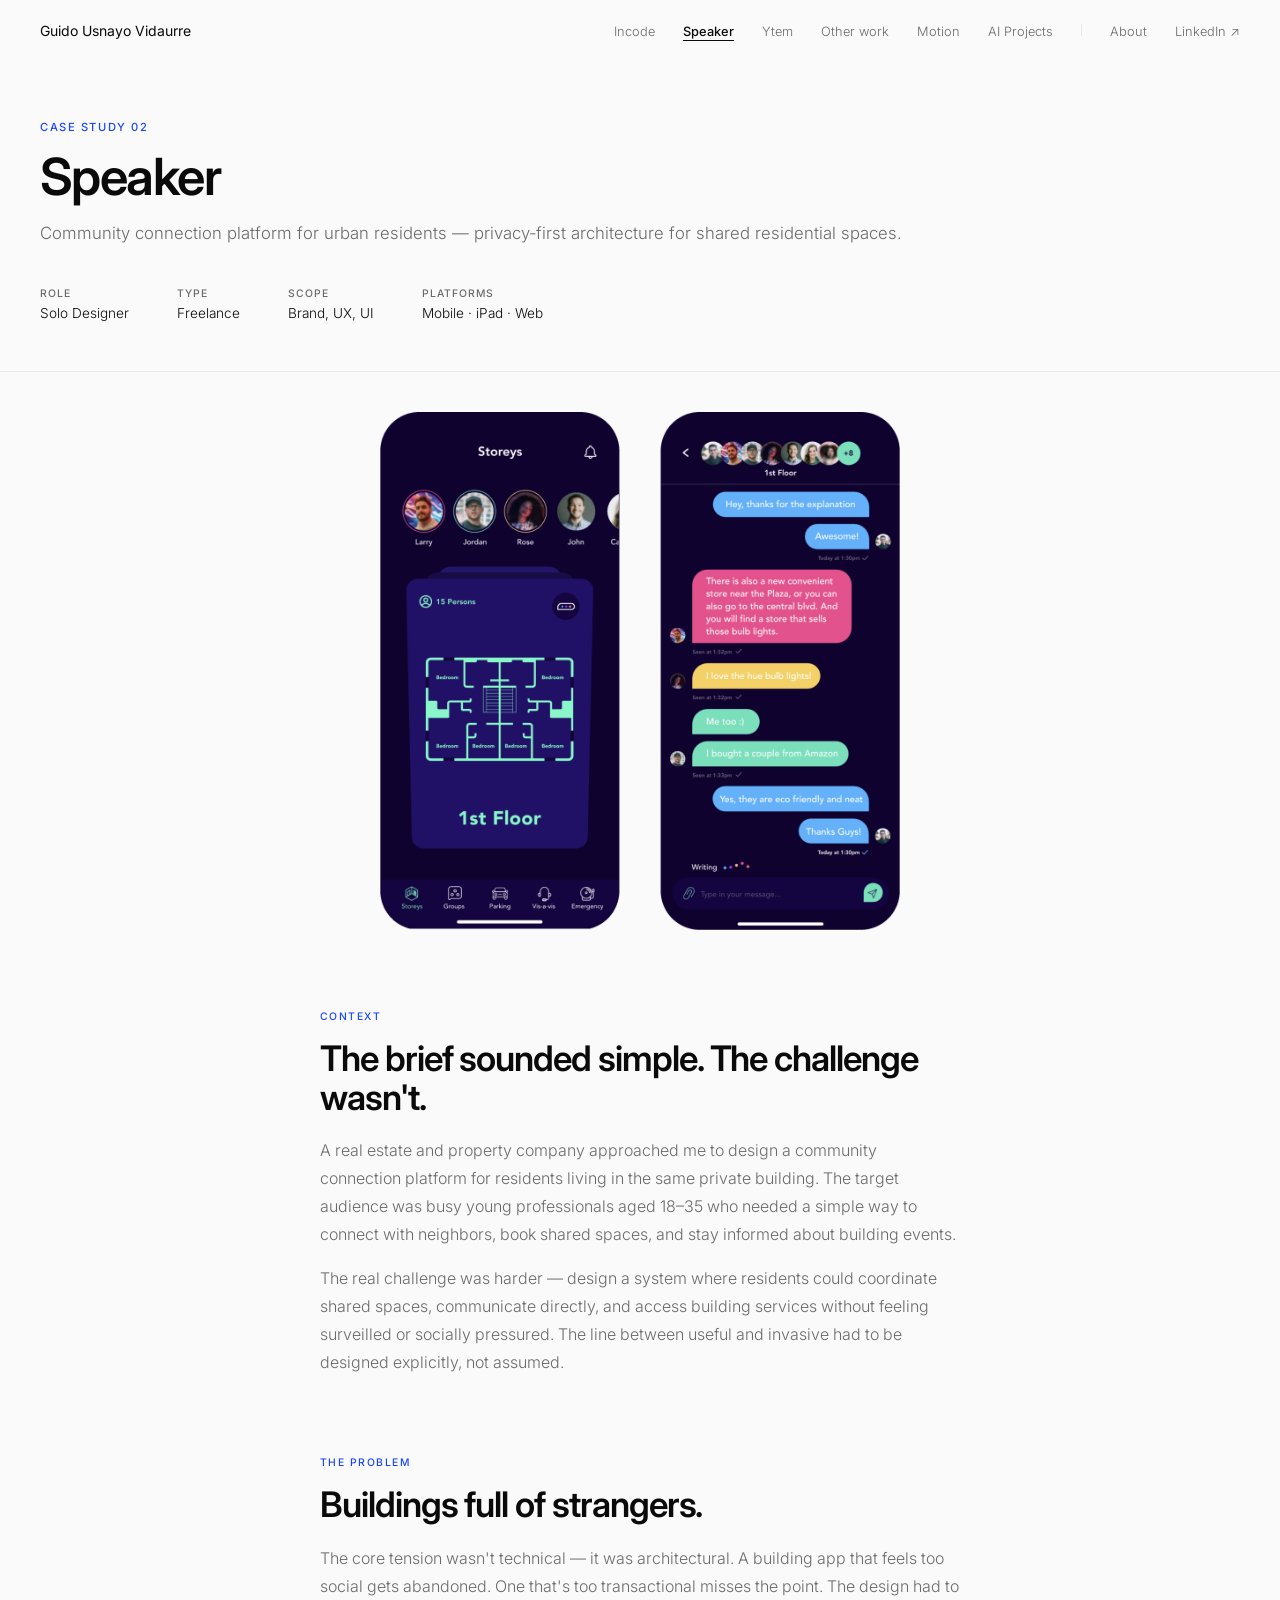
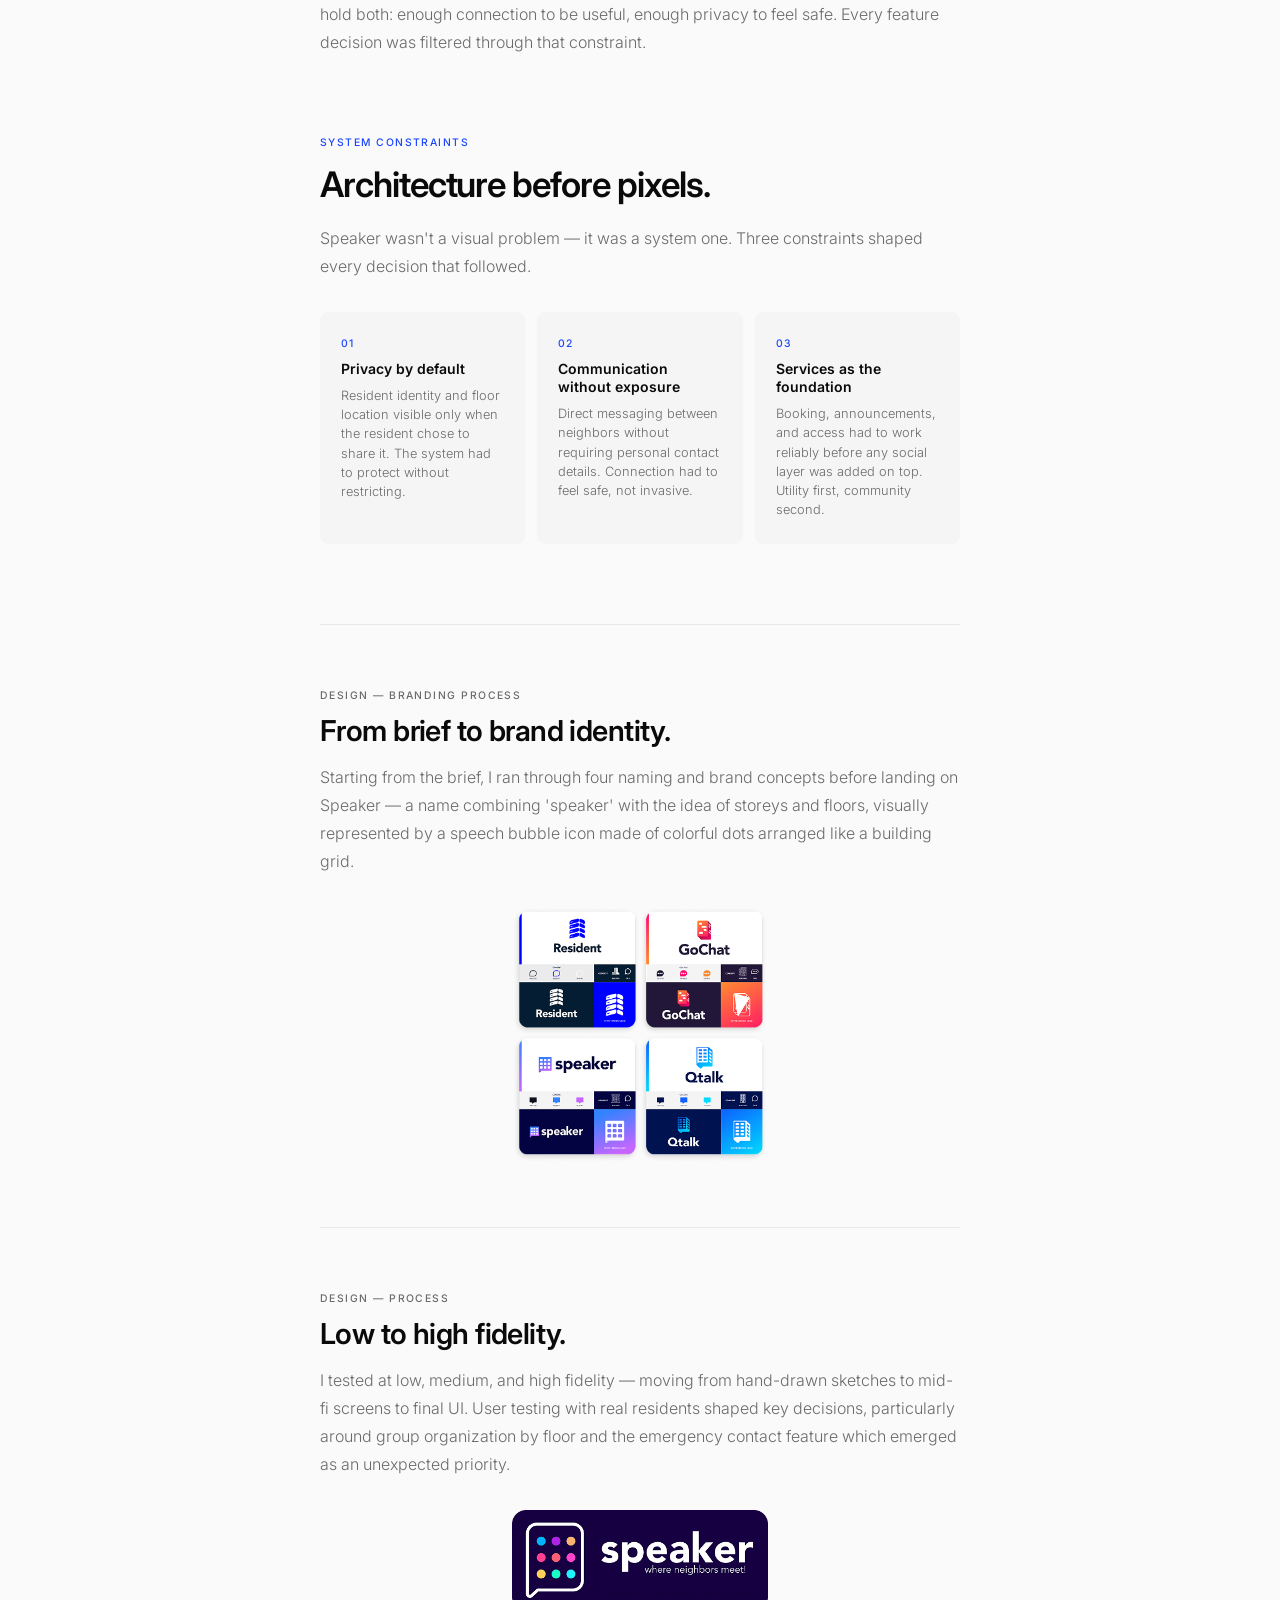
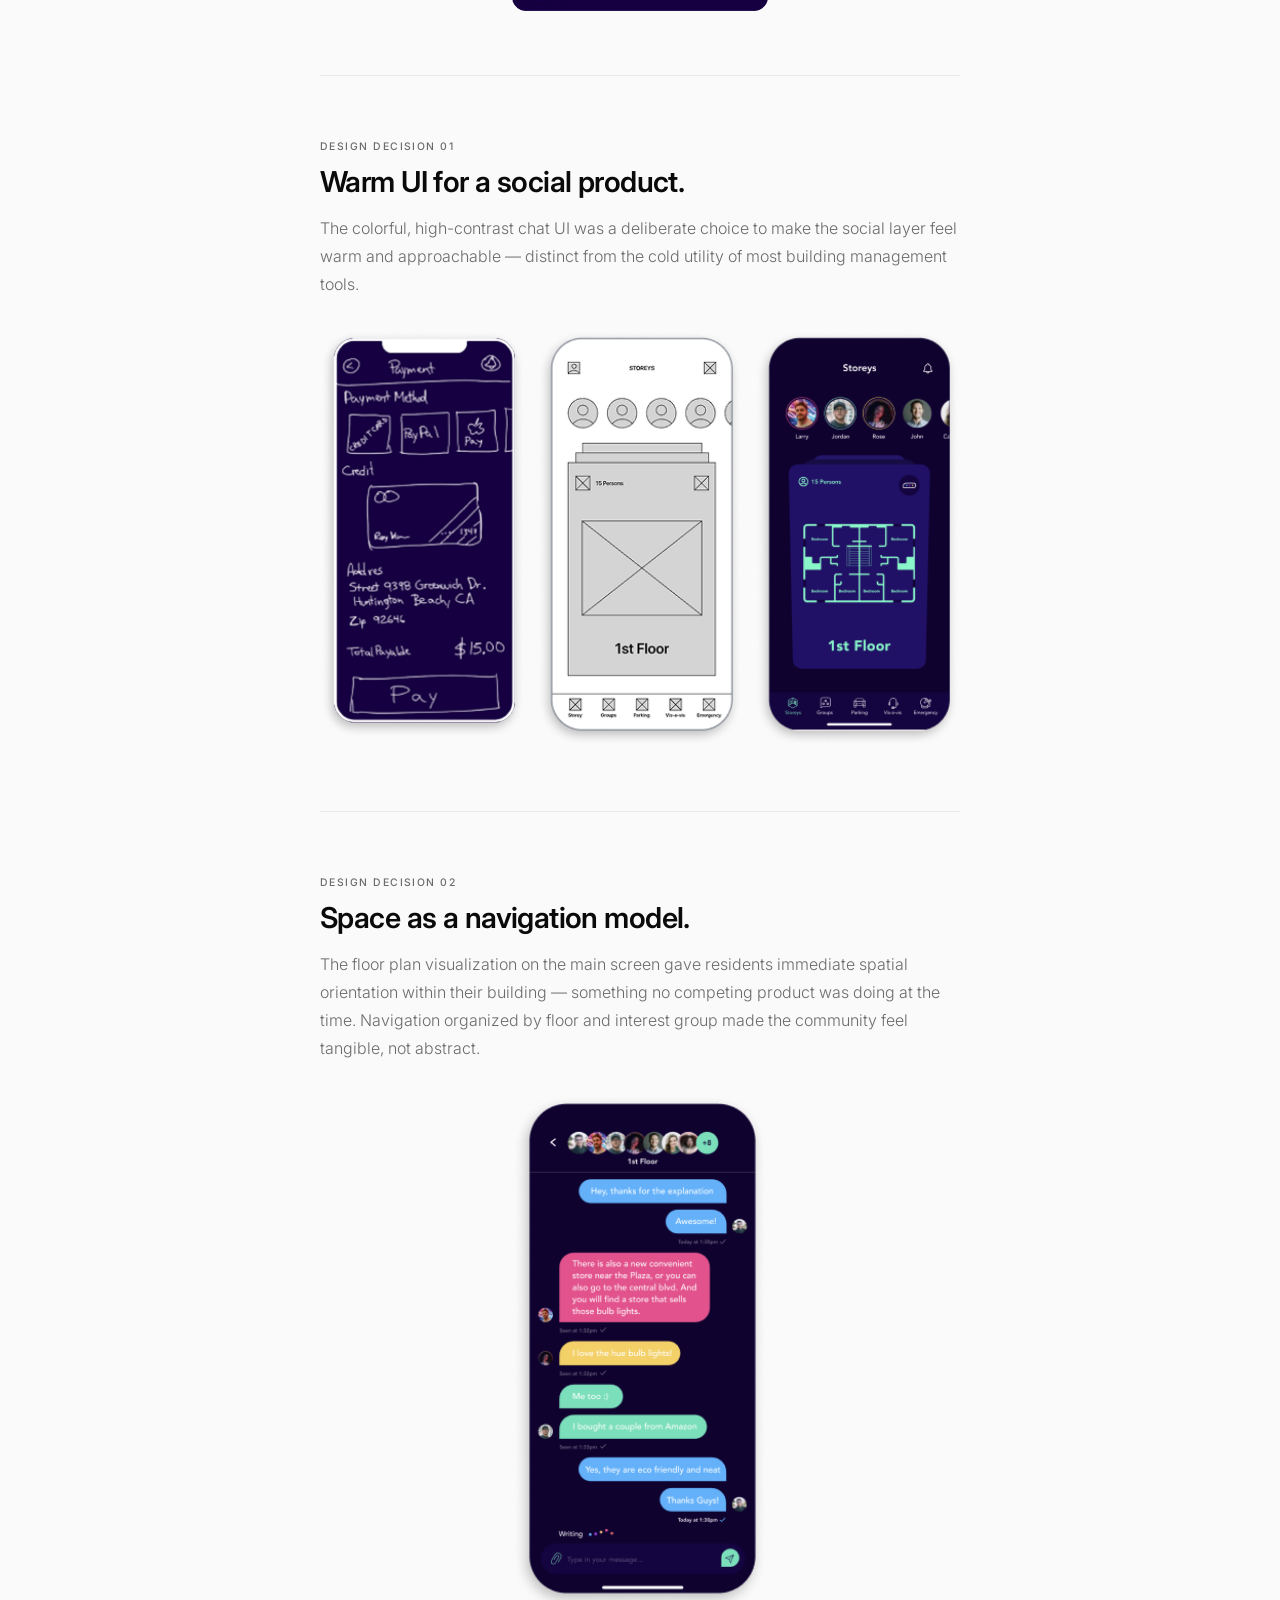
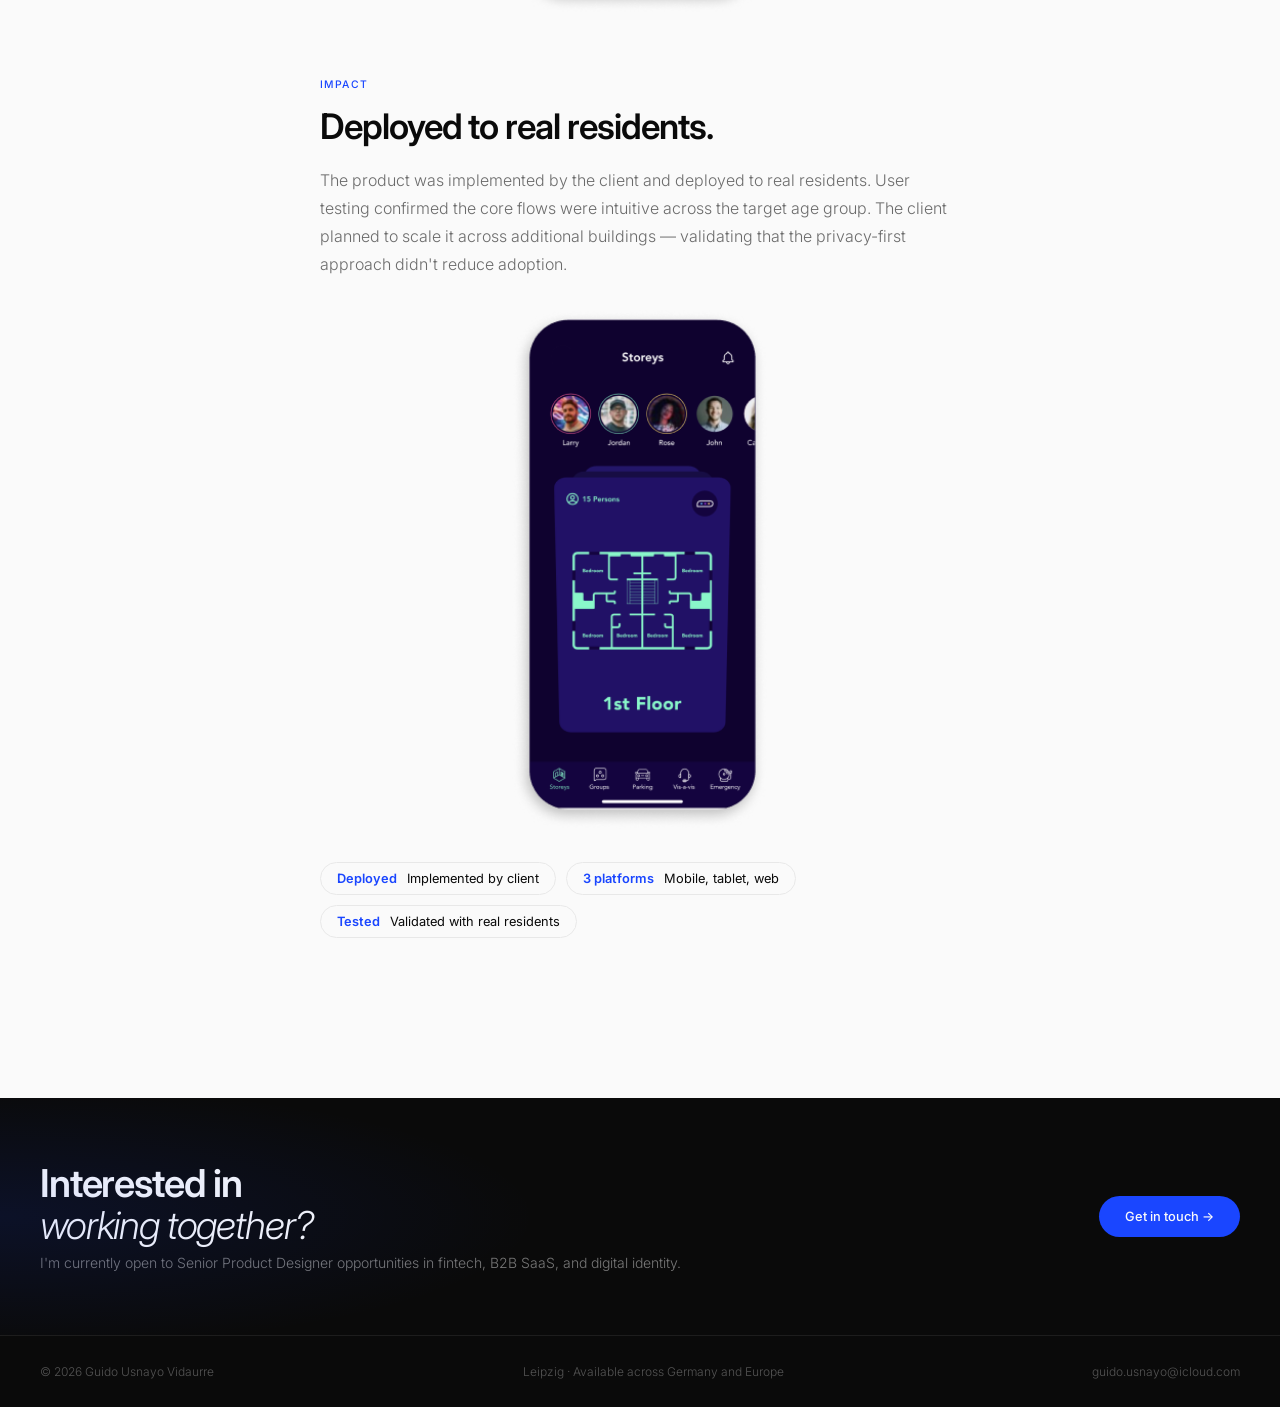
<file: speaker.html>
<!DOCTYPE html>
<html lang="en">
<head>
  <meta charset="UTF-8">
  <meta name="viewport" content="width=device-width, initial-scale=1.0">
  <title>Speaker — Guido Usnayo Vidaurre</title>
  <link rel="preconnect" href="https://fonts.googleapis.com">
  <link rel="preconnect" href="https://fonts.gstatic.com" crossorigin>
  <link href="https://fonts.googleapis.com/css2?family=Inter:ital,wght@0,300;0,400;0,500;0,600;0,700;1,300&display=swap" rel="stylesheet">
  <style>
    *, *::before, *::after { box-sizing: border-box; margin: 0; padding: 0; }

    :root {
      --black: #0a0a0a;
      --white: #fafafa;
      --gray: #6b6b6b;
      --light-gray: #e8e8e8;
      --accent: #1a46ff;
      --font: 'Inter', -apple-system, sans-serif;
    }

    html { font-size: 16px; scroll-behavior: smooth; }

    body {
      background: var(--white);
      color: var(--black);
      font-family: var(--font);
      font-weight: 300;
      -webkit-font-smoothing: antialiased;
    }

    /* NAV */
    nav {
      position: fixed;
      top: 0; left: 0; right: 0;
      z-index: 100;
      display: flex;
      align-items: center;
      justify-content: space-between;
      padding: 20px 40px;
      background: rgba(250,250,250,0.92);
      backdrop-filter: blur(12px);
      border-bottom: 1px solid transparent;
      transition: border-color 0.3s;
    }
    nav.scrolled { border-bottom-color: var(--light-gray); }
    .nav-name {
      font-size: 0.875rem;
      font-weight: 400;
      color: var(--black);
      text-decoration: none;
    }
    .nav-links {
      display: flex;
      align-items: center;
      gap: 28px;
      list-style: none;
    }
    .nav-links a {
      font-size: 0.8rem;
      color: var(--gray);
      text-decoration: none;
      transition: color 0.2s;
    }
    .nav-links a:hover { color: var(--black); }
    .nav-links a.active { color: var(--black); font-weight: 500; }
    .nav-divider { width: 1px; height: 12px; background: var(--light-gray); }

    /* HEADER */
    .cs-header {
      padding: 120px 40px 48px;
      border-bottom: 1px solid var(--light-gray);
    }

    .cs-label {
      font-size: 0.7rem;
      font-weight: 500;
      letter-spacing: 0.14em;
      text-transform: uppercase;
      color: var(--accent);
      margin-bottom: 16px;
      display: block;
      opacity: 0;
      animation: fadeUp 0.5s ease forwards 0.1s;
    }

    .cs-title {
      font-size: clamp(2.2rem, 4vw, 3.5rem);
      font-weight: 600;
      letter-spacing: -0.03em;
      line-height: 1.05;
      color: var(--black);
      margin-bottom: 16px;
      opacity: 0;
      animation: fadeUp 0.5s ease forwards 0.2s;
    }

    .cs-subtitle {
      font-size: 1.05rem;
      color: var(--gray);
      line-height: 1.6;
      margin-bottom: 40px;
      opacity: 0;
      animation: fadeUp 0.5s ease forwards 0.3s;
    }

    .cs-meta {
      display: flex;
      gap: 48px;
      opacity: 0;
      animation: fadeUp 0.5s ease forwards 0.4s;
    }

    .cs-meta-label {
      font-size: 0.65rem;
      font-weight: 500;
      letter-spacing: 0.1em;
      text-transform: uppercase;
      color: var(--gray);
      margin-bottom: 4px;
    }

    .cs-meta-value {
      font-size: 0.85rem;
      color: var(--black);
      line-height: 1.4;
    }

    /* HERO IMAGE */
    .cs-hero-img {
      display: block;
      max-width: 600px;
      width: 100%;
      margin: 40px auto 0;
      padding: 0px 40px;
    }

    /* CONTENT */
    .cs-content {
      max-width: 720px;
      margin: 0 auto;
      padding: 80px 40px;
    }

    .cs-section {
      margin-bottom: 80px;
    }

    .cs-section-label {
      font-size: 0.65rem;
      font-weight: 500;
      letter-spacing: 0.14em;
      text-transform: uppercase;
      color: var(--accent);
      margin-bottom: 16px;
      display: block;
    }

    .cs-section h2 {
      font-size: clamp(1.6rem, 3vw, 2.2rem);
      font-weight: 600;
      letter-spacing: -0.03em;
      line-height: 1.1;
      color: var(--black);
      margin-bottom: 20px;
    }

    .cs-section p {
      font-size: 1rem;
      line-height: 1.75;
      color: var(--gray);
      margin-bottom: 16px;
    }

    .cs-section p:last-child { margin-bottom: 0; }

    /* FULL WIDTH IMAGE */
    .cs-img-full {
      width: 40%;
      display: block;
      border-radius: 8px;
      margin: 32px auto;
    }

    /* IMAGE GRID — 3 col for sp4 screens */
    .img-grid-3 {
      display: grid;
      grid-template-columns: repeat(3, 1fr);
      gap: 12px;
      margin: 32px 0;
    }

    .img-grid-3 img {
      width: 100%;
      border-radius: 8px;
      display: block;
    }

    /* CONSTRAINTS GRID */
    .constraints-grid {
      display: grid;
      grid-template-columns: repeat(3, 1fr);
      gap: 12px;
      margin: 32px 0;
    }

    .constraint-card {
      padding: 24px 20px;
      background: #f5f5f5;
      border-radius: 8px;
    }

    .constraint-number {
      font-size: 0.65rem;
      font-weight: 500;
      letter-spacing: 0.1em;
      color: var(--accent);
      margin-bottom: 10px;
      display: block;
    }

    .constraint-title {
      font-size: 0.875rem;
      font-weight: 600;
      color: var(--black);
      margin-bottom: 8px;
      line-height: 1.3;
    }

    .constraint-desc {
      font-size: 0.8rem;
      color: var(--gray);
      line-height: 1.5;
    }

    /* IMPACT TAGS */
    .impact-tags {
      display: flex;
      flex-wrap: wrap;
      gap: 10px;
      margin: 24px 0;
    }

    .impact-tag {
      padding: 8px 16px;
      border-radius: 100px;
      border: 1px solid var(--light-gray);
      font-size: 0.8rem;
      color: var(--black);
      font-weight: 400;
    }

    .impact-tag strong {
      font-weight: 600;
      color: var(--accent);
      margin-right: 6px;
    }

    /* DESIGN DECISION */
    .decision {
      border-top: 1px solid var(--light-gray);
      padding-top: 64px;
      margin-bottom: 64px;
    }

    .decision-number {
      font-size: 0.65rem;
      font-weight: 500;
      letter-spacing: 0.14em;
      text-transform: uppercase;
      color: var(--gray);
      margin-bottom: 12px;
      display: block;
    }

    .decision h3 {
      font-size: clamp(1.4rem, 2.5vw, 1.8rem);
      font-weight: 600;
      letter-spacing: -0.02em;
      color: var(--black);
      margin-bottom: 16px;
      line-height: 1.15;
    }

    .decision p {
      font-size: 1rem;
      line-height: 1.75;
      color: var(--gray);
      margin-bottom: 16px;
    }

    /* CTA */
    .cs-cta {
      padding: 64px 40px;
      background: var(--black);
      display: flex;
      align-items: center;
      justify-content: space-between;
    }

    .cta-left h2 {
      font-size: clamp(1.8rem, 3vw, 2.5rem);
      font-weight: 600;
      letter-spacing: -0.03em;
      color: var(--white);
      line-height: 1.1;
      margin-bottom: 8px;
    }

    .cta-left p {
      font-size: 0.875rem;
      color: rgba(255,255,255,0.45);
    }

    .btn-pill {
      display: inline-flex;
      align-items: center;
      gap: 8px;
      background: var(--accent);
      color: var(--white);
      padding: 13px 26px;
      border-radius: 100px;
      font-size: 0.8rem;
      font-weight: 500;
      text-decoration: none;
      white-space: nowrap;
      transition: background 0.2s, transform 0.15s;
    }
    .btn-pill:hover { background: #1238e0; transform: translateY(-1px); }

    /* FOOTER */
    footer {
      padding: 28px 40px;
      border-top: 1px solid rgba(255,255,255,0.08);
      background: var(--black);
      display: flex;
      align-items: center;
      justify-content: space-between;
    }

    .footer-text {
      font-size: 0.75rem;
      color: rgba(255,255,255,0.3);
    }

    /* ANIMATIONS */
    @keyframes fadeUp {
      from { opacity: 0; transform: translateY(14px); }
      to { opacity: 1; transform: translateY(0); }
    }

    /* MOBILE NAV */
    .nav-mobile-toggle {
      display: none; width: 24px; height: 24px;
      background: none; border: none; cursor: pointer;
      position: relative; z-index: 101;
    }
    .nav-mobile-toggle span {
      display: block; width: 100%; height: 1.5px;
      background: var(--black); position: absolute; left: 0;
      transition: transform 0.3s cubic-bezier(0.16,1,0.3,1), opacity 0.3s;
    }
    .nav-mobile-toggle span:nth-child(1) { top: 8px; }
    .nav-mobile-toggle span:nth-child(2) { bottom: 8px; }
    
    body.nav-open .nav-mobile-toggle span:nth-child(1) { transform: translateY(3.5px) rotate(45deg); }
    body.nav-open .nav-mobile-toggle span:nth-child(2) { transform: translateY(-3.5px) rotate(-45deg); }

    /* RESPONSIVE */
    @media (max-width: 860px) {
      nav { padding: 16px 20px; }
      .nav-mobile-toggle { display: block; }
      body.nav-open nav { backdrop-filter: none !important; -webkit-backdrop-filter: none !important; }
      .nav-name { position: relative; z-index: 101; }
      .nav-links {
        position: fixed; inset: 0;
        background: rgba(250,250,250,0.98);
        flex-direction: column; justify-content: center;
        gap: 32px; font-size: 1.5rem;
        opacity: 0; pointer-events: none;
        transition: opacity 0.4s cubic-bezier(0.16,1,0.3,1);
        backdrop-filter: blur(20px);
        -webkit-backdrop-filter: blur(20px);
      }
      body.nav-open .nav-links { opacity: 1; pointer-events: auto; }
      .nav-links a { font-size: 1.25rem; }
      .nav-divider { width: 40px; height: 1px; }
      .cs-header { padding: 100px 20px 48px; }
      .cs-meta { flex-wrap: wrap; gap: 24px; }
      .cs-content { padding: 48px 20px; }
      .constraints-grid { grid-template-columns: 1fr; }
      .img-grid-3 { grid-template-columns: 1fr 1fr; }
      .cs-cta { padding: 48px 20px; flex-direction: column; gap: 32px; text-align: center; }
      footer { padding: 24px 20px; flex-direction: column; gap: 8px; text-align: center; }
    }

    /* SCROLL REVEAL */
    .reveal {
      opacity: 0; transform: translateY(20px);
      transition: opacity 0.55s cubic-bezier(0.16, 1, 0.3, 1), transform 0.55s cubic-bezier(0.16, 1, 0.3, 1);
    }
    .reveal.visible { opacity: 1; transform: translateY(0); }

    .reveal-stagger > * {
      opacity: 0; transform: translateY(16px);
      transition: opacity 0.55s cubic-bezier(0.16, 1, 0.3, 1), transform 0.55s cubic-bezier(0.16, 1, 0.3, 1);
    }
    .reveal-stagger.visible > *:nth-child(1) { opacity: 1; transform: none; transition-delay: 0s; }
    .reveal-stagger.visible > *:nth-child(2) { opacity: 1; transform: none; transition-delay: 0.08s; }
    .reveal-stagger.visible > *:nth-child(3) { opacity: 1; transform: none; transition-delay: 0.16s; }

    /* READ PROGRESS */
    .read-progress {
      position: fixed; top: 0; left: 0;
      height: 2px; background: var(--accent);
      z-index: 200; width: 0%;
      transition: width 0.1s linear;
    }

    /* NAV UNDERLINE */
    .nav-links a { position: relative; }
    .nav-links a::after {
      content: ''; position: absolute; bottom: -2px; left: 0;
      width: 0; height: 1px; background: var(--black);
      transition: width 0.32s cubic-bezier(0.16, 1, 0.3, 1);
    }
    .nav-links a:hover::after { width: 100%; }
    .nav-links a.active::after { width: 100%; }

    /* CONSTRAINT CARD HOVER */
    .constraint-card {
      transition: border-color 0.25s, background 0.25s, transform 0.3s cubic-bezier(0.16, 1, 0.3, 1);
      border: 1px solid transparent;
    }
    .constraint-card:hover { background: #fff; border-color: var(--light-gray); transform: translateY(-2px); }

    /* IMPACT TAGS HOVER */
    .impact-tag { transition: border-color 0.18s, background 0.18s, transform 0.18s; }
    .impact-tag:hover { border-color: var(--accent); background: rgba(26,70,255,0.04); transform: translateY(-1px); }

    /* IMAGES HOVER */
    .cs-img-full, .img-grid-3 img {
      transition: transform 0.5s cubic-bezier(0.16, 1, 0.3, 1);
    }
    .cs-img-full:hover { transform: scale(1.01); }
    .img-grid-3 img:hover { transform: translateY(-3px) scale(1.02); }

    /* CTA radial glow */
    .cs-cta { position: relative; overflow: hidden; }
    .cs-cta::before {
      content: ''; position: absolute; inset: 0;
      background: radial-gradient(ellipse 60% 80% at 0% 50%, rgba(26,70,255,0.12) 0%, transparent 70%);
      pointer-events: none;
    }

    @media (prefers-reduced-motion: reduce) {
      *, *::before, *::after { animation-duration: 0.01ms !important; transition-duration: 0.01ms !important; }
      .reveal, .reveal-stagger > * { opacity: 1 !important; transform: none !important; }
    }
  </style>
</head>
<body>
  <div class="read-progress" id="readProgress"></div>

  <!-- NAV -->
  <nav id="nav">
    <a href="index.html" class="nav-name">Guido Usnayo Vidaurre</a>
    <button class="nav-mobile-toggle" id="navToggle" aria-label="Toggle menu"><span></span><span></span></button>
    <ul class="nav-links" id="navLinks">
      <li><a href="incode.html">Incode</a></li>
      <li><a href="speaker.html" class="active">Speaker</a></li>
      <li><a href="ytem.html">Ytem</a></li>
      <li><a href="other.html">Other work</a></li>
      <li><a href="motion.html">Motion</a></li>
      <li><a href="ai-projects.html">AI Projects</a></li>
      <li class="nav-divider"></li>
      <li><a href="about.html">About</a></li>
      <li><a href="https://www.linkedin.com/in/guido-usnayovidaurre/" target="_blank">LinkedIn ↗</a></li>
    </ul>
  </nav>

  <!-- HEADER -->
  <header class="cs-header">
    <span class="cs-label">Case Study 02</span>
    <h1 class="cs-title">Speaker</h1>
    <p class="cs-subtitle">Community connection platform for urban residents — privacy-first architecture for shared residential spaces.</p>
    <div class="cs-meta">
      <div>
        <div class="cs-meta-label">Role</div>
        <div class="cs-meta-value">Solo Designer</div>
      </div>
      <div>
        <div class="cs-meta-label">Type</div>
        <div class="cs-meta-value">Freelance</div>
      </div>
      <div>
        <div class="cs-meta-label">Scope</div>
        <div class="cs-meta-value">Brand, UX, UI</div>
      </div>
      <div>
        <div class="cs-meta-label">Platforms</div>
        <div class="cs-meta-value">Mobile · iPad · Web</div>
      </div>
    </div>
  </header>

  <!-- HERO IMAGE -->
  <img src="images/sp1.png" alt="Speaker — community connection platform" class="cs-hero-img">

  <!-- CONTENT -->
  <div class="cs-content">

    <!-- CONTEXT -->
    <section class="cs-section reveal">
      <span class="cs-section-label">Context</span>
      <h2>The brief sounded simple. The challenge wasn't.</h2>
      <p>A real estate and property company approached me to design a community connection platform for residents living in the same private building. The target audience was busy young professionals aged 18–35 who needed a simple way to connect with neighbors, book shared spaces, and stay informed about building events.</p>
      <p>The real challenge was harder — design a system where residents could coordinate shared spaces, communicate directly, and access building services without feeling surveilled or socially pressured. The line between useful and invasive had to be designed explicitly, not assumed.</p>
    </section>

    <!-- THE PROBLEM -->
    <section class="cs-section reveal">
      <span class="cs-section-label">The Problem</span>
      <h2>Buildings full of strangers.</h2>
      <p>The core tension wasn't technical — it was architectural. A building app that feels too social gets abandoned. One that's too transactional misses the point. The design had to hold both: enough connection to be useful, enough privacy to feel safe. Every feature decision was filtered through that constraint.</p>
    </section>

    <!-- SYSTEM CONSTRAINTS -->
    <section class="cs-section reveal">
      <span class="cs-section-label">System Constraints</span>
      <h2>Architecture before pixels.</h2>
      <p>Speaker wasn't a visual problem — it was a system one. Three constraints shaped every decision that followed.</p>

      <div class="constraints-grid reveal-stagger">
        <div class="constraint-card">
          <span class="constraint-number">01</span>
          <div class="constraint-title">Privacy by default</div>
          <div class="constraint-desc">Resident identity and floor location visible only when the resident chose to share it. The system had to protect without restricting.</div>
        </div>
        <div class="constraint-card">
          <span class="constraint-number">02</span>
          <div class="constraint-title">Communication without exposure</div>
          <div class="constraint-desc">Direct messaging between neighbors without requiring personal contact details. Connection had to feel safe, not invasive.</div>
        </div>
        <div class="constraint-card">
          <span class="constraint-number">03</span>
          <div class="constraint-title">Services as the foundation</div>
          <div class="constraint-desc">Booking, announcements, and access had to work reliably before any social layer was added on top. Utility first, community second.</div>
        </div>
      </div>
    </section>

    <!-- BRANDING -->
    <div class="decision reveal">
      <span class="decision-number">Design — Branding Process</span>
      <h3>From brief to brand identity.</h3>
      <p>Starting from the brief, I ran through four naming and brand concepts before landing on Speaker — a name combining 'speaker' with the idea of storeys and floors, visually represented by a speech bubble icon made of colorful dots arranged like a building grid.</p>
      <img src="images/sp2.png" alt="Speaker branding process" class="cs-img-full">
    </div>

    <!-- DESIGN PROCESS -->
    <div class="decision reveal">
      <span class="decision-number">Design — Process</span>
      <h3>Low to high fidelity.</h3>
      <p>I tested at low, medium, and high fidelity — moving from hand-drawn sketches to mid-fi screens to final UI. User testing with real residents shaped key decisions, particularly around group organization by floor and the emergency contact feature which emerged as an unexpected priority.</p>
      <img src="images/sp3.png" alt="Speaker design process — sketches to final UI" class="cs-img-full">
    </div>

    <!-- DESIGN DECISION 01 -->
    <div class="decision reveal">
      <span class="decision-number">Design Decision 01</span>
      <h3>Warm UI for a social product.</h3>
      <p>The colorful, high-contrast chat UI was a deliberate choice to make the social layer feel warm and approachable — distinct from the cold utility of most building management tools.</p>
      <div class="img-grid-3 reveal-stagger">
        <img src="images/sp4a.png" alt="Speaker UI — chat interface">
        <img src="images/sp4b.png" alt="Speaker UI — floor navigation">
        <img src="images/sp4c.png" alt="Speaker UI — community features">
      </div>
    </div>

    <!-- DESIGN DECISION 02 -->
    <div class="decision reveal">
      <span class="decision-number">Design Decision 02</span>
      <h3>Space as a navigation model.</h3>
      <p>The floor plan visualization on the main screen gave residents immediate spatial orientation within their building — something no competing product was doing at the time. Navigation organized by floor and interest group made the community feel tangible, not abstract.</p>
      <img src="images/sp5.png" alt="Speaker — space as navigation model" class="cs-img-full">
    </div>

    <!-- IMPACT -->
    <section class="cs-section reveal">
      <span class="cs-section-label">Impact</span>
      <h2>Deployed to real residents.</h2>
      <p>The product was implemented by the client and deployed to real residents. User testing confirmed the core flows were intuitive across the target age group. The client planned to scale it across additional buildings — validating that the privacy-first approach didn't reduce adoption.</p>

      <img src="images/sp6.png" alt="Speaker — deployed product" class="cs-img-full">

      <div class="impact-tags reveal-stagger">
        <div class="impact-tag"><strong>Deployed</strong> Implemented by client</div>
        <div class="impact-tag"><strong>3 platforms</strong> Mobile, tablet, web</div>
        <div class="impact-tag"><strong>Tested</strong> Validated with real residents</div>
        <div class="impact-tag"><strong>Solo</strong> Brand through UI</div>
      </div>
    </section>

  </div>

  <!-- CTA -->
  <section class="cs-cta">
    <div class="cta-left">
      <h2>Interested in<br><em style="font-weight:300; font-style:italic">working together?</em></h2>
      <p>I'm currently open to Senior Product Designer opportunities in fintech, B2B SaaS, and digital identity.</p>
    </div>
    <a href="mailto:guido.usnayo@icloud.com" class="btn-pill">Get in touch →</a>
  </section>

  <!-- FOOTER -->
  <footer>
    <span class="footer-text">© 2026 Guido Usnayo Vidaurre</span>
    <span class="footer-text">Leipzig · Available across Germany and Europe</span>
    <span class="footer-text">guido.usnayo@icloud.com</span>
  </footer>

  <script src="shared-animations.js?v=2"></script>

</body>
</html>
</file>
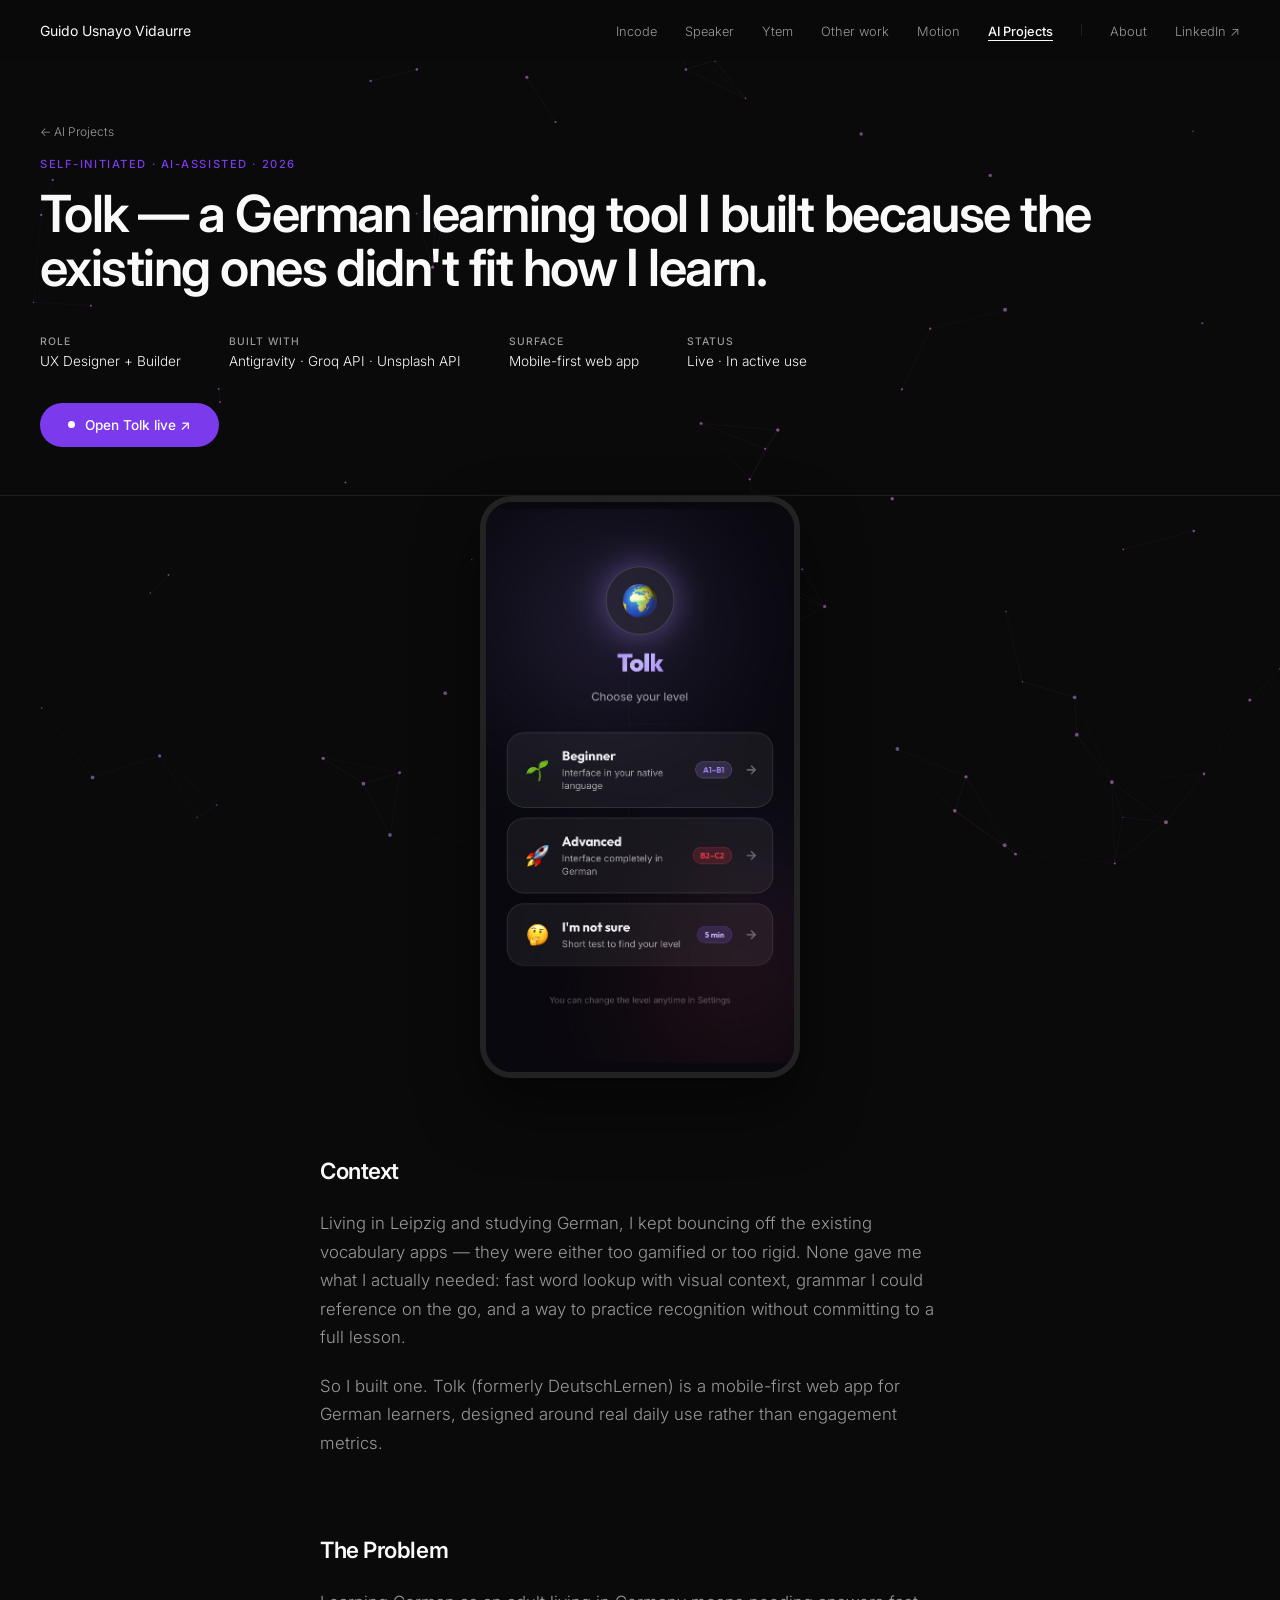
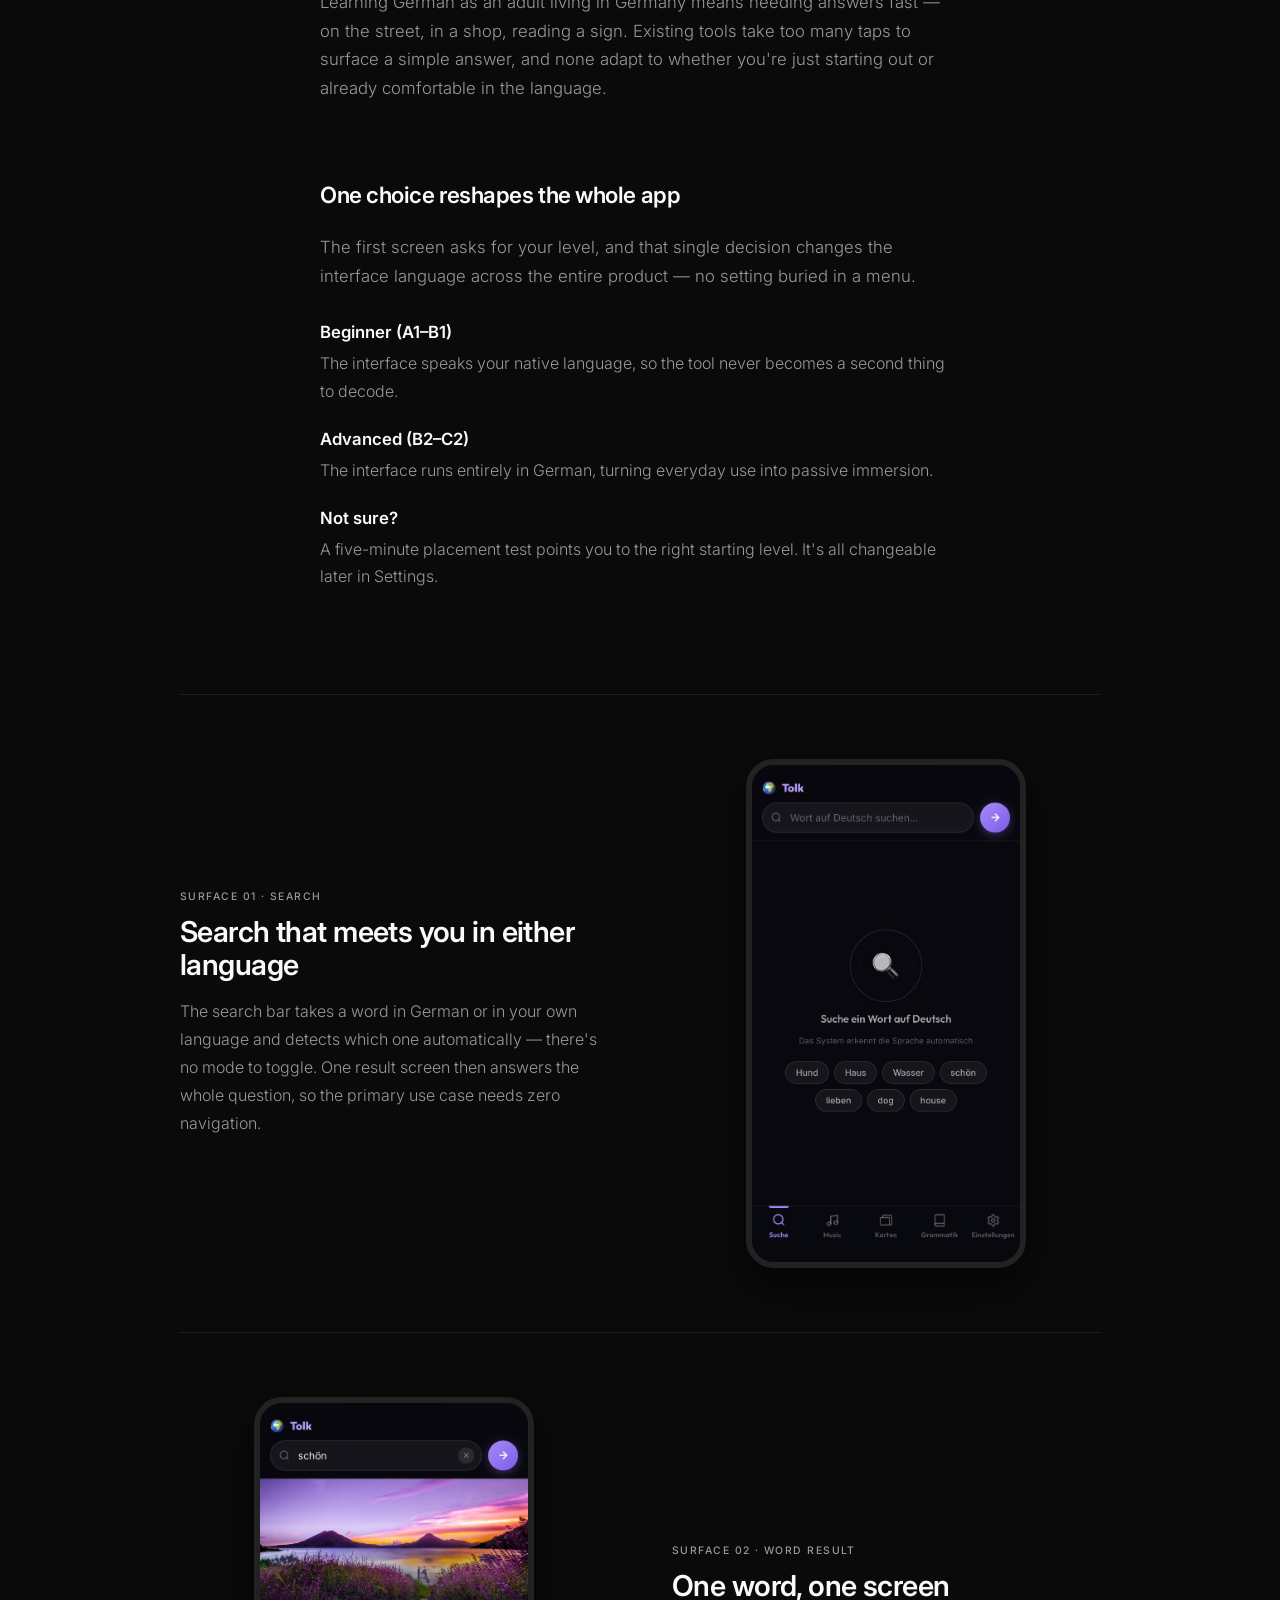
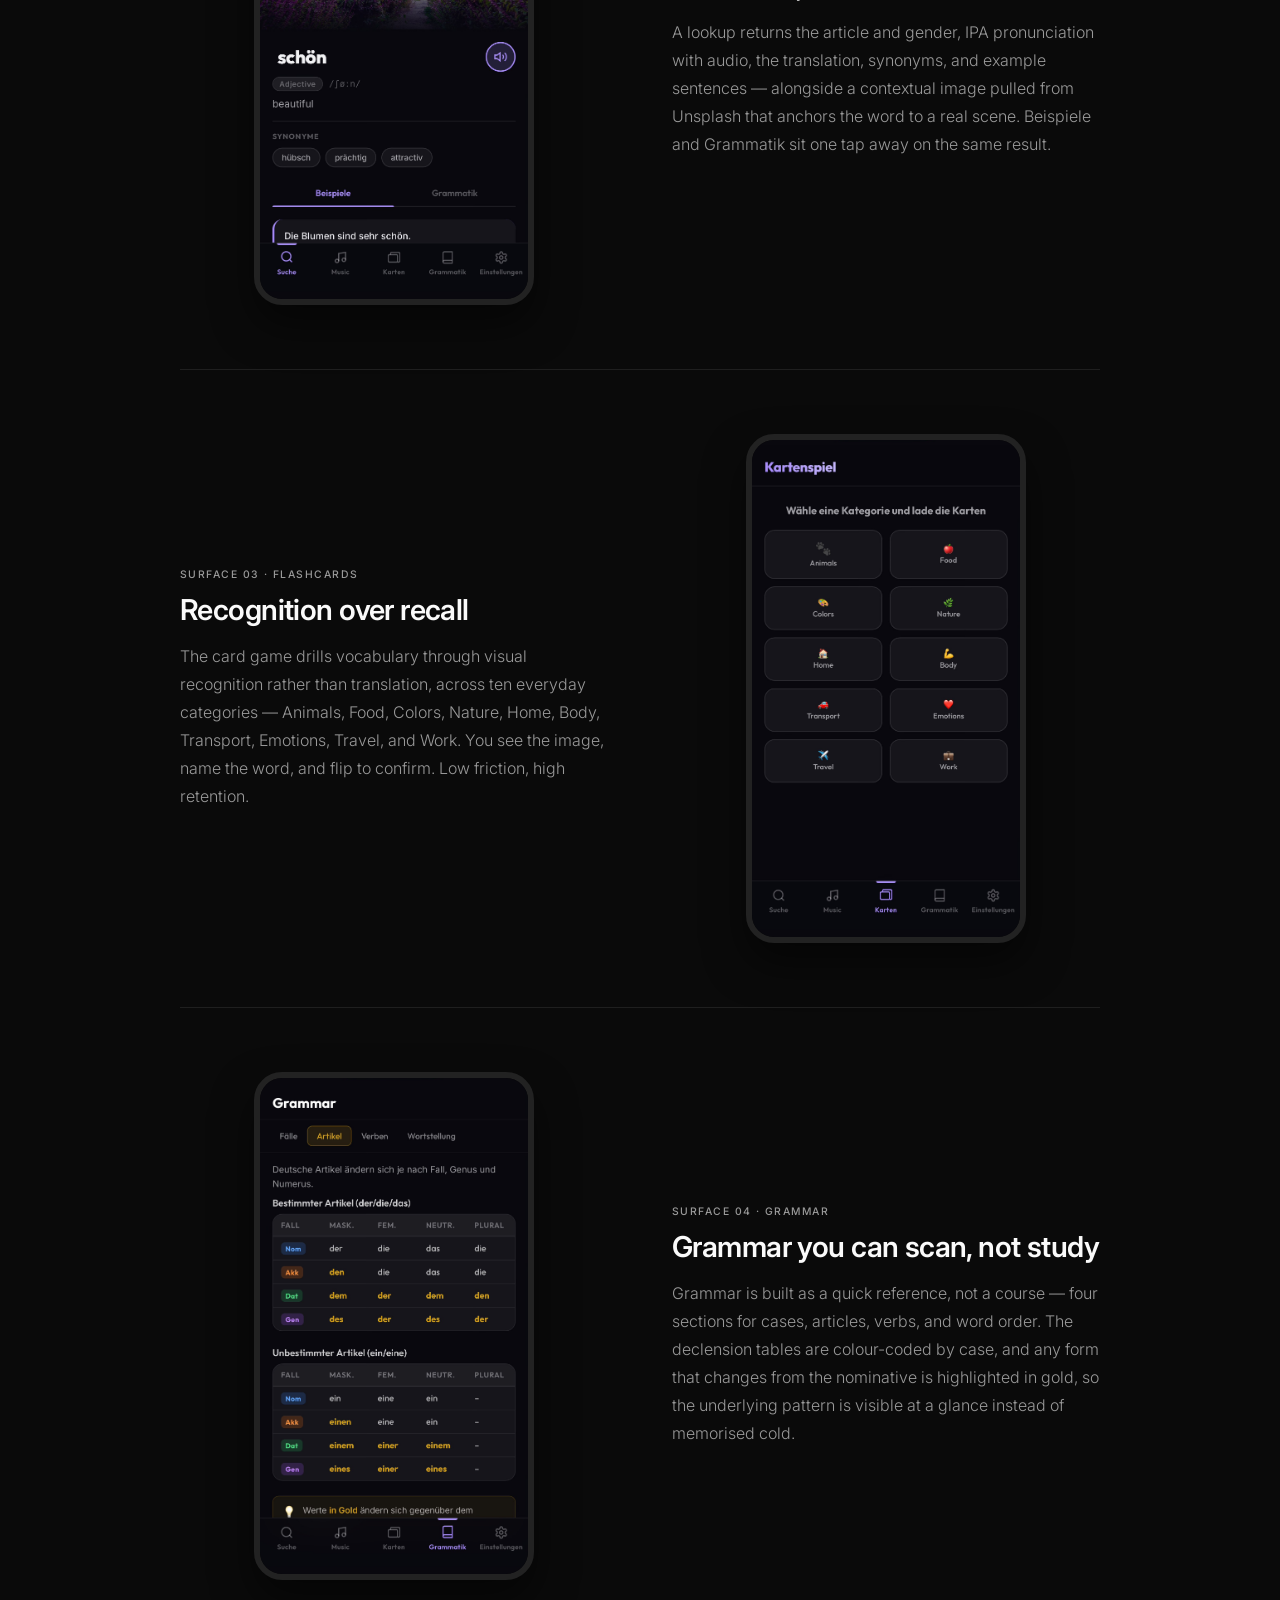
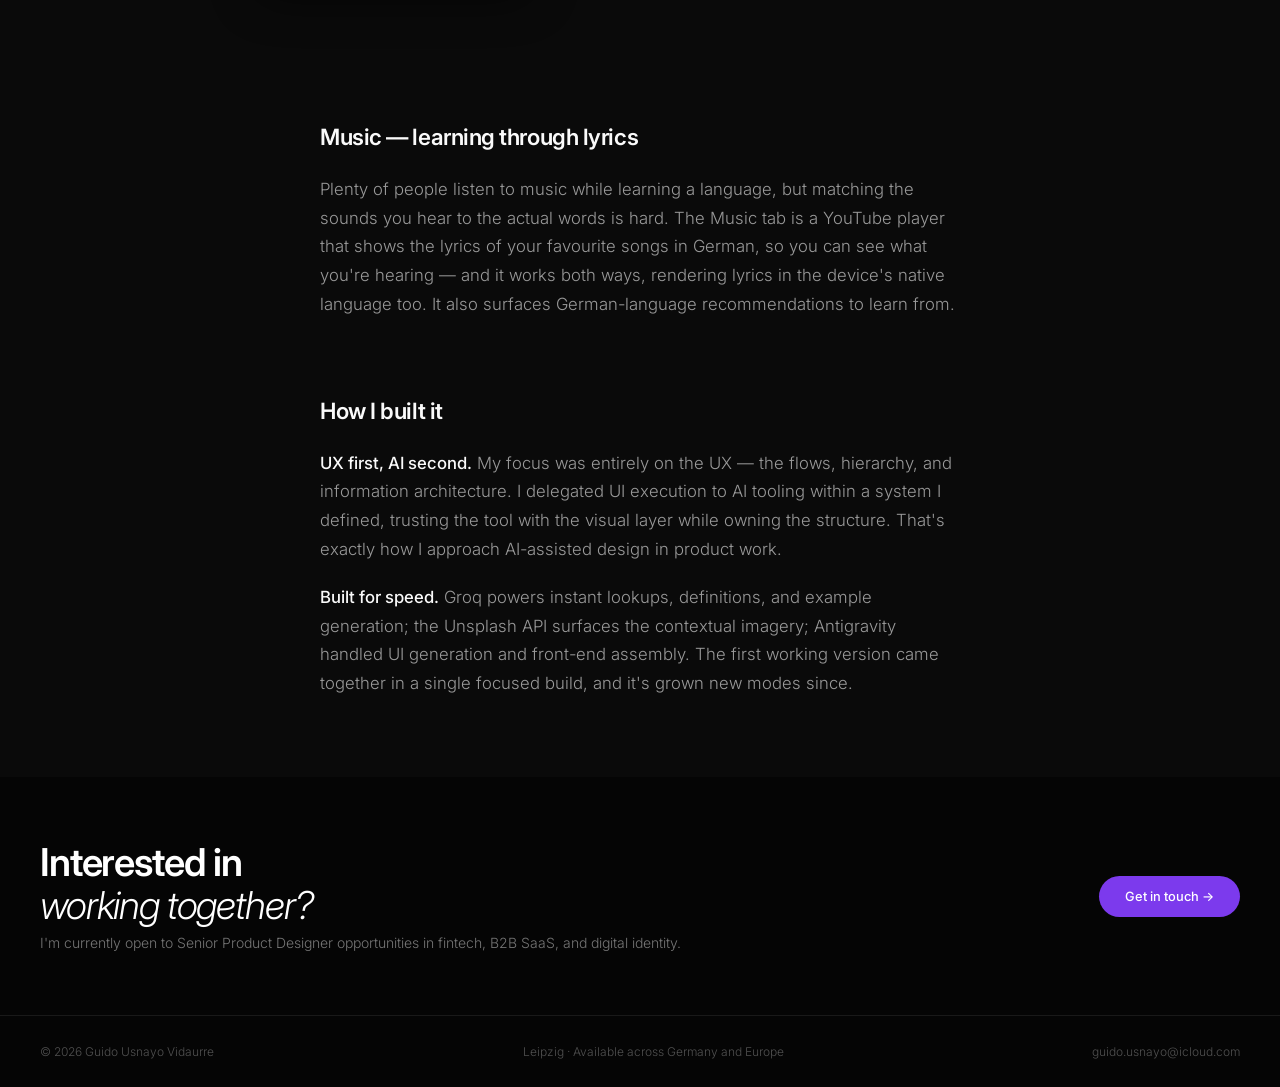
<file: tolk.html>
<!DOCTYPE html>
<html lang="en">
<head>
  <meta charset="UTF-8">
  <meta name="viewport" content="width=device-width, initial-scale=1.0">
  <title>Tolk — Guido Usnayo Vidaurre</title>
  <meta name="description" content="Tolk — a mobile-first German learning web app I designed and shipped. Word lookup, themed flashcards, and grammar reference, built with AI-assisted development.">
  <link rel="preconnect" href="https://fonts.googleapis.com">
  <link rel="preconnect" href="https://fonts.gstatic.com" crossorigin>
  <link href="https://fonts.googleapis.com/css2?family=Inter:ital,wght@0,300;0,400;0,500;0,600;0,700;1,300&display=swap" rel="stylesheet">
  <style>
    *, *::before, *::after { box-sizing: border-box; margin: 0; padding: 0; }

    :root {
      --black: #fafafa;
      --white: #0a0a0a;
      --gray: #999999;
      --light-gray: #1f1f1f;
      --accent: #7C3AED;
      --accent-hover: #6d28d9;
      --font: 'Inter', -apple-system, sans-serif;
    }

    html { font-size: 16px; scroll-behavior: smooth; }

    body {
      background: var(--white);
      color: var(--black);
      font-family: var(--font);
      font-weight: 300;
      -webkit-font-smoothing: antialiased;
    }

    /* NAV */
    nav {
      position: fixed; top: 0; left: 0; right: 0; z-index: 100;
      display: flex; align-items: center; justify-content: space-between;
      padding: 20px 40px;
      background: rgba(10,10,10,0.92);
      backdrop-filter: blur(12px); -webkit-backdrop-filter: blur(12px);
      border-bottom: 1px solid transparent; transition: border-color 0.3s;
    }
    nav.scrolled { border-bottom-color: var(--light-gray); }
    .nav-name { font-size: 0.875rem; font-weight: 400; color: var(--black); text-decoration: none; }
    .nav-links { display: flex; align-items: center; gap: 28px; list-style: none; }
    .nav-links a {
      font-size: 0.8rem; color: var(--gray); text-decoration: none;
      transition: color 0.2s; position: relative;
    }
    .nav-links a::after {
      content: ''; position: absolute; bottom: -2px; left: 0;
      width: 0; height: 1px; background: var(--black);
      transition: width 0.32s cubic-bezier(0.16, 1, 0.3, 1);
    }
    .nav-links a:hover { color: var(--black); }
    .nav-links a:hover::after { width: 100%; }
    .nav-links a.active { color: var(--black); font-weight: 500; }
    .nav-links a.active::after { width: 100%; }
    .nav-divider { width: 1px; height: 12px; background: var(--light-gray); }

    .nav-mobile-toggle {
      display: none; width: 24px; height: 24px;
      background: none; border: none; cursor: pointer; position: relative; z-index: 101;
    }
    .nav-mobile-toggle span {
      display: block; width: 100%; height: 1.5px; background: var(--black);
      position: absolute; left: 0;
      transition: transform 0.3s cubic-bezier(0.16,1,0.3,1), opacity 0.3s;
    }
    .nav-mobile-toggle span:nth-child(1) { top: 8px; }
    .nav-mobile-toggle span:nth-child(2) { bottom: 8px; }
    body.nav-open .nav-mobile-toggle span:nth-child(1) { transform: translateY(3.5px) rotate(45deg); }
    body.nav-open .nav-mobile-toggle span:nth-child(2) { transform: translateY(-3.5px) rotate(-45deg); }

    @media (max-width: 860px) {
      nav { padding: 16px 20px; }
      .nav-mobile-toggle { display: block; }
      body.nav-open nav { backdrop-filter: none !important; -webkit-backdrop-filter: none !important; }
      .nav-name { position: relative; z-index: 101; }
      .nav-links {
        position: fixed; inset: 0; background: rgba(10,10,10,0.98);
        flex-direction: column; justify-content: center; gap: 32px; font-size: 1.5rem;
        opacity: 0; pointer-events: none; transition: opacity 0.4s cubic-bezier(0.16,1,0.3,1);
        backdrop-filter: blur(20px); -webkit-backdrop-filter: blur(20px);
      }
      body.nav-open .nav-links { opacity: 1; pointer-events: auto; }
      .nav-links a { font-size: 1.25rem; }
      .nav-divider { width: 40px; height: 1px; }
    }

    /* HEADER */
    .cs-header { padding: 120px 40px 48px; border-bottom: 1px solid var(--light-gray); }
    .cs-back {
      font-size: 0.75rem; color: var(--gray); text-decoration: none;
      display: inline-block; margin-bottom: 18px; transition: color 0.2s;
      opacity: 0; animation: fadeUp 0.5s ease forwards 0.05s;
    }
    .cs-back:hover { color: var(--black); }
    .cs-label {
      font-size: 0.7rem; font-weight: 500; letter-spacing: 0.14em; text-transform: uppercase;
      color: var(--accent); margin-bottom: 16px; display: block;
      opacity: 0; animation: fadeUp 0.5s ease forwards 0.1s;
    }
    .cs-title {
      font-size: clamp(2.2rem, 4vw, 3.5rem); font-weight: 600;
      letter-spacing: -0.03em; line-height: 1.05; color: var(--black); margin-bottom: 16px;
      opacity: 0; animation: fadeUp 0.5s ease forwards 0.2s;
    }
    .cs-meta {
      display: flex; gap: 48px; flex-wrap: wrap; margin-top: 40px;
      opacity: 0; animation: fadeUp 0.5s ease forwards 0.4s;
    }
    .cs-meta-label {
      font-size: 0.65rem; font-weight: 500; letter-spacing: 0.1em; text-transform: uppercase;
      color: var(--gray); margin-bottom: 4px;
    }
    .cs-meta-value { font-size: 0.85rem; color: var(--black); line-height: 1.4; }

    .cs-actions { margin-top: 32px; opacity: 0; animation: fadeUp 0.5s ease forwards 0.5s; }
    .cs-live-btn {
      display: inline-flex; align-items: center; gap: 10px;
      background: var(--accent); color: #fff; padding: 14px 28px; border-radius: 100px;
      font-size: 0.85rem; font-weight: 500; text-decoration: none;
      transition: background 0.2s, transform 0.15s;
    }
    .cs-live-btn:hover { background: var(--accent-hover); transform: translateY(-1px); }
    .cs-live-btn .dot {
      width: 7px; height: 7px; border-radius: 50%; background: #fff;
      animation: livePulse 2s infinite;
    }
    @keyframes livePulse {
      0% { box-shadow: 0 0 0 0 rgba(255,255,255,0.55); }
      70% { box-shadow: 0 0 0 8px rgba(255,255,255,0); }
      100% { box-shadow: 0 0 0 0 rgba(255,255,255,0); }
    }

    /* HERO IMAGE */
    .cs-hero-img {
      display: block; margin: 0 auto; width: 100%; max-width: 320px;
      border-radius: 32px; border: 6px solid #222;
      box-shadow: 0 30px 60px rgba(0,0,0,0.5); box-sizing: border-box;
      transition: transform 0.6s cubic-bezier(0.16, 1, 0.3, 1);
    }
    .cs-hero-img:hover { transform: scale(1.01); }

    /* DECISION BLOCK */
    .decision-split {
      border-top: 1px solid var(--light-gray); padding-top: 64px; margin-bottom: 64px;
      display: grid; grid-template-columns: 1fr 1fr; gap: 64px; align-items: center;
    }
    .decision-split .decision-number {
      font-size: 0.65rem; font-weight: 500; letter-spacing: 0.14em; text-transform: uppercase;
      color: var(--gray); margin-bottom: 12px; display: block;
    }
    .decision-split h3 {
      font-size: clamp(1.4rem, 2.5vw, 1.8rem); font-weight: 600;
      letter-spacing: -0.02em; color: var(--black); margin-bottom: 16px; line-height: 1.15;
    }
    .decision-split p { font-size: 1rem; line-height: 1.75; color: var(--gray); }
    .decision-split .decision-img {
      width: 100%; max-width: 280px; display: block; margin: 0 auto;
      border-radius: 28px; border: 6px solid #222; box-shadow: 0 20px 40px rgba(0,0,0,0.5);
    }

    @media (max-width: 860px) {
      .decision-split { grid-template-columns: 1fr; gap: 32px; }
      .cs-header { padding: 100px 20px 40px; }
      .cs-meta { gap: 24px; flex-direction: column; }
      .cs-cta { padding: 48px 20px; flex-direction: column; gap: 32px; text-align: center; }
      footer { flex-direction: column; gap: 16px; align-items: flex-start; }
    }

    /* CONTENT */
    .cs-content { max-width: 720px; margin: 0 auto; padding: 80px 40px; }
    .cs-section { margin-bottom: 80px; }
    .cs-section:last-child { margin-bottom: 0; }
    .cs-section h2 {
      font-size: 1.4rem; font-weight: 600; letter-spacing: -0.02em;
      color: var(--black); margin-bottom: 24px; line-height: 1.2;
    }
    .cs-section p { font-size: 1.05rem; line-height: 1.7; color: var(--gray); margin-bottom: 20px; }
    .cs-section p:last-child { margin-bottom: 0; }

    .feature-list { list-style: none; margin-top: 32px; }
    .feature-list li { margin-bottom: 24px; }
    .feature-list h4 { font-size: 1.05rem; font-weight: 600; color: var(--black); margin-bottom: 8px; }
    .feature-list h4 .emoji { margin-right: 8px; }
    .feature-list p { margin-bottom: 0; font-size: 1rem; }

    /* CTA */
    .cs-cta {
      padding: 64px 40px; background: #050505;
      display: flex; align-items: center; justify-content: space-between;
    }
    .cta-left h2 {
      font-size: clamp(1.8rem, 3vw, 2.5rem); font-weight: 600;
      letter-spacing: -0.03em; color: #fff; line-height: 1.1; margin-bottom: 8px;
    }
    .cta-left p { font-size: 0.875rem; color: rgba(255,255,255,0.45); }
    .btn-pill {
      display: inline-flex; align-items: center; gap: 8px; background: var(--accent);
      color: #fff; padding: 13px 26px; border-radius: 100px; font-size: 0.8rem;
      font-weight: 500; text-decoration: none; white-space: nowrap;
      transition: background 0.2s, transform 0.15s;
    }
    .btn-pill:hover { background: var(--accent-hover); transform: translateY(-1px); }

    /* FOOTER */
    footer {
      padding: 28px 40px; border-top: 1px solid rgba(255,255,255,0.08);
      background: #050505; display: flex; align-items: center; justify-content: space-between;
    }
    .footer-text { font-size: 0.75rem; color: rgba(255,255,255,0.3); }

    /* REVEAL & PROGRESS */
    .reveal {
      opacity: 0; transform: translateY(20px);
      transition: opacity 0.55s cubic-bezier(0.16, 1, 0.3, 1), transform 0.55s cubic-bezier(0.16, 1, 0.3, 1);
    }
    .reveal.visible { opacity: 1; transform: translateY(0); }
    .reveal-stagger > * {
      opacity: 0; transform: translateY(16px);
      transition: opacity 0.55s cubic-bezier(0.16, 1, 0.3, 1), transform 0.55s cubic-bezier(0.16, 1, 0.3, 1);
    }
    .reveal-stagger.visible > *:nth-child(1) { opacity: 1; transform: none; transition-delay: 0s; }
    .reveal-stagger.visible > *:nth-child(2) { opacity: 1; transform: none; transition-delay: 0.08s; }
    .reveal-stagger.visible > *:nth-child(3) { opacity: 1; transform: none; transition-delay: 0.16s; }
    .reveal-stagger.visible > *:nth-child(4) { opacity: 1; transform: none; transition-delay: 0.24s; }
    .reveal-stagger.visible > *:nth-child(5) { opacity: 1; transform: none; transition-delay: 0.32s; }

    .read-progress {
      position: fixed; top: 0; left: 0; height: 2px; background: var(--accent);
      z-index: 200; width: 0%; transition: width 0.1s linear;
    }

    @keyframes fadeUp {
      from { opacity: 0; transform: translateY(16px); }
      to { opacity: 1; transform: translateY(0); }
    }
  </style>
</head>
<body>

  <div class="read-progress" id="readProgress"></div>

  <nav id="nav">
    <a href="index.html" class="nav-name">Guido Usnayo Vidaurre</a>
    <button class="nav-mobile-toggle" id="navToggle" aria-label="Toggle menu"><span></span><span></span></button>
    <ul class="nav-links" id="navLinks">
      <li><a href="incode.html">Incode</a></li>
      <li><a href="speaker.html">Speaker</a></li>
      <li><a href="ytem.html">Ytem</a></li>
      <li><a href="other.html">Other work</a></li>
      <li><a href="motion.html">Motion</a></li>
      <li><a href="ai-projects.html" class="active">AI Projects</a></li>
      <li class="nav-divider"></li>
      <li><a href="about.html">About</a></li>
      <li><a href="https://www.linkedin.com/in/guido-usnayovidaurre/" target="_blank">LinkedIn ↗</a></li>
    </ul>
  </nav>

  <header class="cs-header">
    <a href="ai-projects.html" class="cs-back">← AI Projects</a>
    <span class="cs-label">Self-initiated · AI-assisted · 2026</span>
    <h1 class="cs-title">Tolk — a German learning tool I built because the existing ones didn't fit how I learn.</h1>

    <div class="cs-meta">
      <div class="cs-meta-item">
        <div class="cs-meta-label">Role</div>
        <div class="cs-meta-value">UX Designer + Builder</div>
      </div>
      <div class="cs-meta-item">
        <div class="cs-meta-label">Built with</div>
        <div class="cs-meta-value">Antigravity · Groq API · Unsplash API</div>
      </div>
      <div class="cs-meta-item">
        <div class="cs-meta-label">Surface</div>
        <div class="cs-meta-value">Mobile-first web app</div>
      </div>
      <div class="cs-meta-item">
        <div class="cs-meta-label">Status</div>
        <div class="cs-meta-value">Live · In active use</div>
      </div>
    </div>

    <div class="cs-actions">
      <a href="https://gedio-uv.github.io/deutsch-lernen/" target="_blank" rel="noopener" class="cs-live-btn"><span class="dot"></span>Open Tolk live ↗</a>
    </div>
  </header>

  <img src="images/tolk_levels.png" alt="Tolk — choose your level screen" class="cs-hero-img">

  <main class="cs-content">
    <section class="cs-section reveal">
      <h2>Context</h2>
      <p>Living in Leipzig and studying German, I kept bouncing off the existing vocabulary apps — they were either too gamified or too rigid. None gave me what I actually needed: fast word lookup with visual context, grammar I could reference on the go, and a way to practice recognition without committing to a full lesson.</p>
      <p>So I built one. Tolk (formerly DeutschLernen) is a mobile-first web app for German learners, designed around real daily use rather than engagement metrics.</p>
    </section>

    <section class="cs-section reveal">
      <h2>The Problem</h2>
      <p>Learning German as an adult living in Germany means needing answers fast — on the street, in a shop, reading a sign. Existing tools take too many taps to surface a simple answer, and none adapt to whether you're just starting out or already comfortable in the language.</p>
    </section>

    <section class="cs-section reveal">
      <h2>One choice reshapes the whole app</h2>
      <p>The first screen asks for your level, and that single decision changes the interface language across the entire product — no setting buried in a menu.</p>
      <ul class="feature-list reveal-stagger">
        <li>
          <h4>Beginner (A1–B1)</h4>
          <p>The interface speaks your native language, so the tool never becomes a second thing to decode.</p>
        </li>
        <li>
          <h4>Advanced (B2–C2)</h4>
          <p>The interface runs entirely in German, turning everyday use into passive immersion.</p>
        </li>
        <li>
          <h4>Not sure?</h4>
          <p>A five-minute placement test points you to the right starting level. It's all changeable later in Settings.</p>
        </li>
      </ul>
    </section>
  </main>

  <!-- SPLIT 1 — SEARCH -->
  <div style="max-width: 1000px; margin: 0 auto; padding: 0 40px;">
    <div class="decision-split reveal">
      <div class="decision-text">
        <span class="decision-number">Surface 01 · Search</span>
        <h3>Search that meets you in either language</h3>
        <p>The search bar takes a word in German or in your own language and detects which one automatically — there's no mode to toggle. One result screen then answers the whole question, so the primary use case needs zero navigation.</p>
      </div>
      <img src="images/tolk_search.png" alt="Tolk search screen" class="decision-img">
    </div>
  </div>

  <!-- SPLIT 2 — WORD RESULT -->
  <div style="max-width: 1000px; margin: 0 auto; padding: 0 40px;">
    <div class="decision-split reveal" style="direction: rtl;">
      <div class="decision-text" style="direction: ltr;">
        <span class="decision-number">Surface 02 · Word result</span>
        <h3>One word, one screen</h3>
        <p>A lookup returns the article and gender, IPA pronunciation with audio, the translation, synonyms, and example sentences — alongside a contextual image pulled from Unsplash that anchors the word to a real scene. Beispiele and Grammatik sit one tap away on the same result.</p>
      </div>
      <img src="images/tolk_word.png" alt="Tolk word result for schön" class="decision-img">
    </div>
  </div>

  <!-- SPLIT 3 — CARDS -->
  <div style="max-width: 1000px; margin: 0 auto; padding: 0 40px;">
    <div class="decision-split reveal">
      <div class="decision-text">
        <span class="decision-number">Surface 03 · Flashcards</span>
        <h3>Recognition over recall</h3>
        <p>The card game drills vocabulary through visual recognition rather than translation, across ten everyday categories — Animals, Food, Colors, Nature, Home, Body, Transport, Emotions, Travel, and Work. You see the image, name the word, and flip to confirm. Low friction, high retention.</p>
      </div>
      <img src="images/tolk_cards.png" alt="Tolk flashcard categories" class="decision-img">
    </div>
  </div>

  <!-- SPLIT 4 — GRAMMAR -->
  <div style="max-width: 1000px; margin: 0 auto; padding: 0 40px;">
    <div class="decision-split reveal" style="direction: rtl;">
      <div class="decision-text" style="direction: ltr;">
        <span class="decision-number">Surface 04 · Grammar</span>
        <h3>Grammar you can scan, not study</h3>
        <p>Grammar is built as a quick reference, not a course — four sections for cases, articles, verbs, and word order. The declension tables are colour-coded by case, and any form that changes from the nominative is highlighted in gold, so the underlying pattern is visible at a glance instead of memorised cold.</p>
      </div>
      <img src="images/tolk_grammar.png" alt="Tolk grammar reference tables" class="decision-img">
    </div>
  </div>

  <main class="cs-content">
    <section class="cs-section reveal">
      <h2>Music — learning through lyrics</h2>
      <p>Plenty of people listen to music while learning a language, but matching the sounds you hear to the actual words is hard. The Music tab is a YouTube player that shows the lyrics of your favourite songs in German, so you can see what you're hearing — and it works both ways, rendering lyrics in the device's native language too. It also surfaces German-language recommendations to learn from.</p>
    </section>

    <section class="cs-section reveal">
      <h2>How I built it</h2>
      <p><strong style="color:var(--black); font-weight:500;">UX first, AI second.</strong> My focus was entirely on the UX — the flows, hierarchy, and information architecture. I delegated UI execution to AI tooling within a system I defined, trusting the tool with the visual layer while owning the structure. That's exactly how I approach AI-assisted design in product work.</p>
      <p><strong style="color:var(--black); font-weight:500;">Built for speed.</strong> Groq powers instant lookups, definitions, and example generation; the Unsplash API surfaces the contextual imagery; Antigravity handled UI generation and front-end assembly. The first working version came together in a single focused build, and it's grown new modes since.</p>
    </section>
  </main>

  <!-- CTA -->
  <section class="cs-cta">
    <div class="cta-left">
      <h2>Interested in<br><em style="font-weight:300; font-style:italic">working together?</em></h2>
      <p>I'm currently open to Senior Product Designer opportunities in fintech, B2B SaaS, and digital identity.</p>
    </div>
    <a href="mailto:guido.usnayo@icloud.com" class="btn-pill">Get in touch →</a>
  </section>

  <!-- FOOTER -->
  <footer>
    <span class="footer-text">© 2026 Guido Usnayo Vidaurre</span>
    <span class="footer-text">Leipzig · Available across Germany and Europe</span>
    <span class="footer-text">guido.usnayo@icloud.com</span>
  </footer>

  <script src="shared-animations.js?v=2"></script>
  <script>
    // ── AI PARTICLES BACKGROUND ──
    (function() {
      const canvas = document.createElement('canvas');
      canvas.id = 'aiParticles';
      canvas.style.position = 'fixed';
      canvas.style.top = '0'; canvas.style.left = '0';
      canvas.style.width = '100vw'; canvas.style.height = '100vh';
      canvas.style.zIndex = '-1'; canvas.style.pointerEvents = 'none';
      document.body.prepend(canvas);
      const ctx = canvas.getContext('2d');
      let w, h;
      function resize() { w = canvas.width = window.innerWidth; h = canvas.height = window.innerHeight; }
      window.addEventListener('resize', resize); resize();
      const particles = [];
      const particleCount = window.innerWidth < 800 ? 35 : 75;
      for (let i = 0; i < particleCount; i++) {
        particles.push({
          x: Math.random() * w, y: Math.random() * h,
          r: Math.random() * 1.5 + 0.5,
          vx: (Math.random() - 0.5) * 0.4, vy: (Math.random() - 0.5) * 0.4,
          hue: Math.random() * 60 + 250
        });
      }
      function draw() {
        ctx.clearRect(0, 0, w, h);
        particles.forEach((p, i) => {
          p.x += p.vx; p.y += p.vy;
          if (p.x < 0) p.x = w; if (p.x > w) p.x = 0;
          if (p.y < 0) p.y = h; if (p.y > h) p.y = 0;
          p.hue += 0.2; if (p.hue > 310) p.hue = 250;
          for (let j = i + 1; j < particles.length; j++) {
            const p2 = particles[j];
            const dx = p.x - p2.x, dy = p.y - p2.y;
            const dist = dx * dx + dy * dy;
            if (dist < 18000) {
              ctx.beginPath(); ctx.moveTo(p.x, p.y); ctx.lineTo(p2.x, p2.y);
              ctx.strokeStyle = `hsla(${p.hue}, 80%, 70%, ${0.12 - (dist / 18000) * 0.12})`;
              ctx.lineWidth = 0.6; ctx.stroke();
            }
          }
          ctx.beginPath(); ctx.arc(p.x, p.y, p.r, 0, Math.PI * 2);
          ctx.fillStyle = `hsla(${p.hue}, 90%, 78%, 0.5)`; ctx.fill();
        });
        requestAnimationFrame(draw);
      }
      draw();
    })();

    // ── Reveal fallback (idempotent with shared-animations.js) ──
    (function() {
      const obs = new IntersectionObserver((entries) => {
        entries.forEach(e => { if (e.isIntersecting) { e.target.classList.add('visible'); obs.unobserve(e.target); } });
      }, { threshold: 0.08 });
      document.querySelectorAll('.reveal, .reveal-stagger').forEach(el => obs.observe(el));
    })();
  </script>
</body>
</html>
</file>
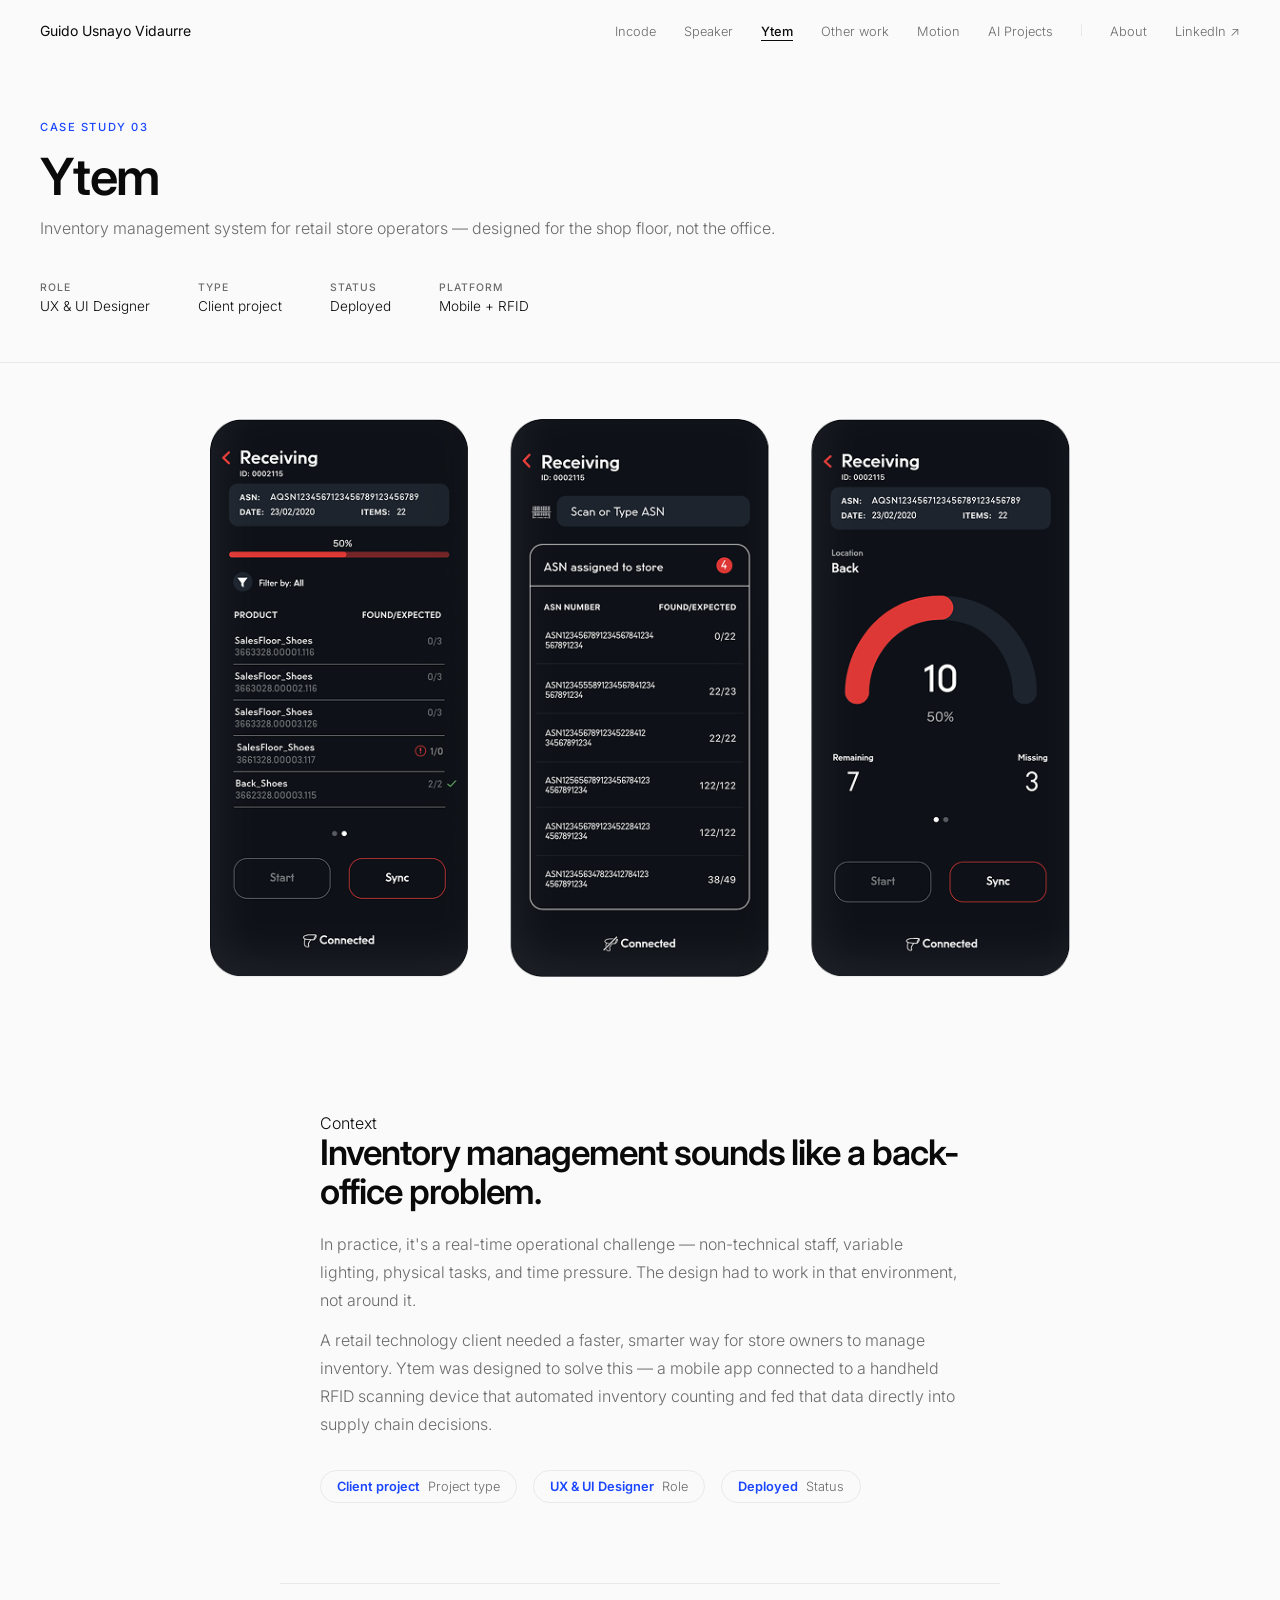
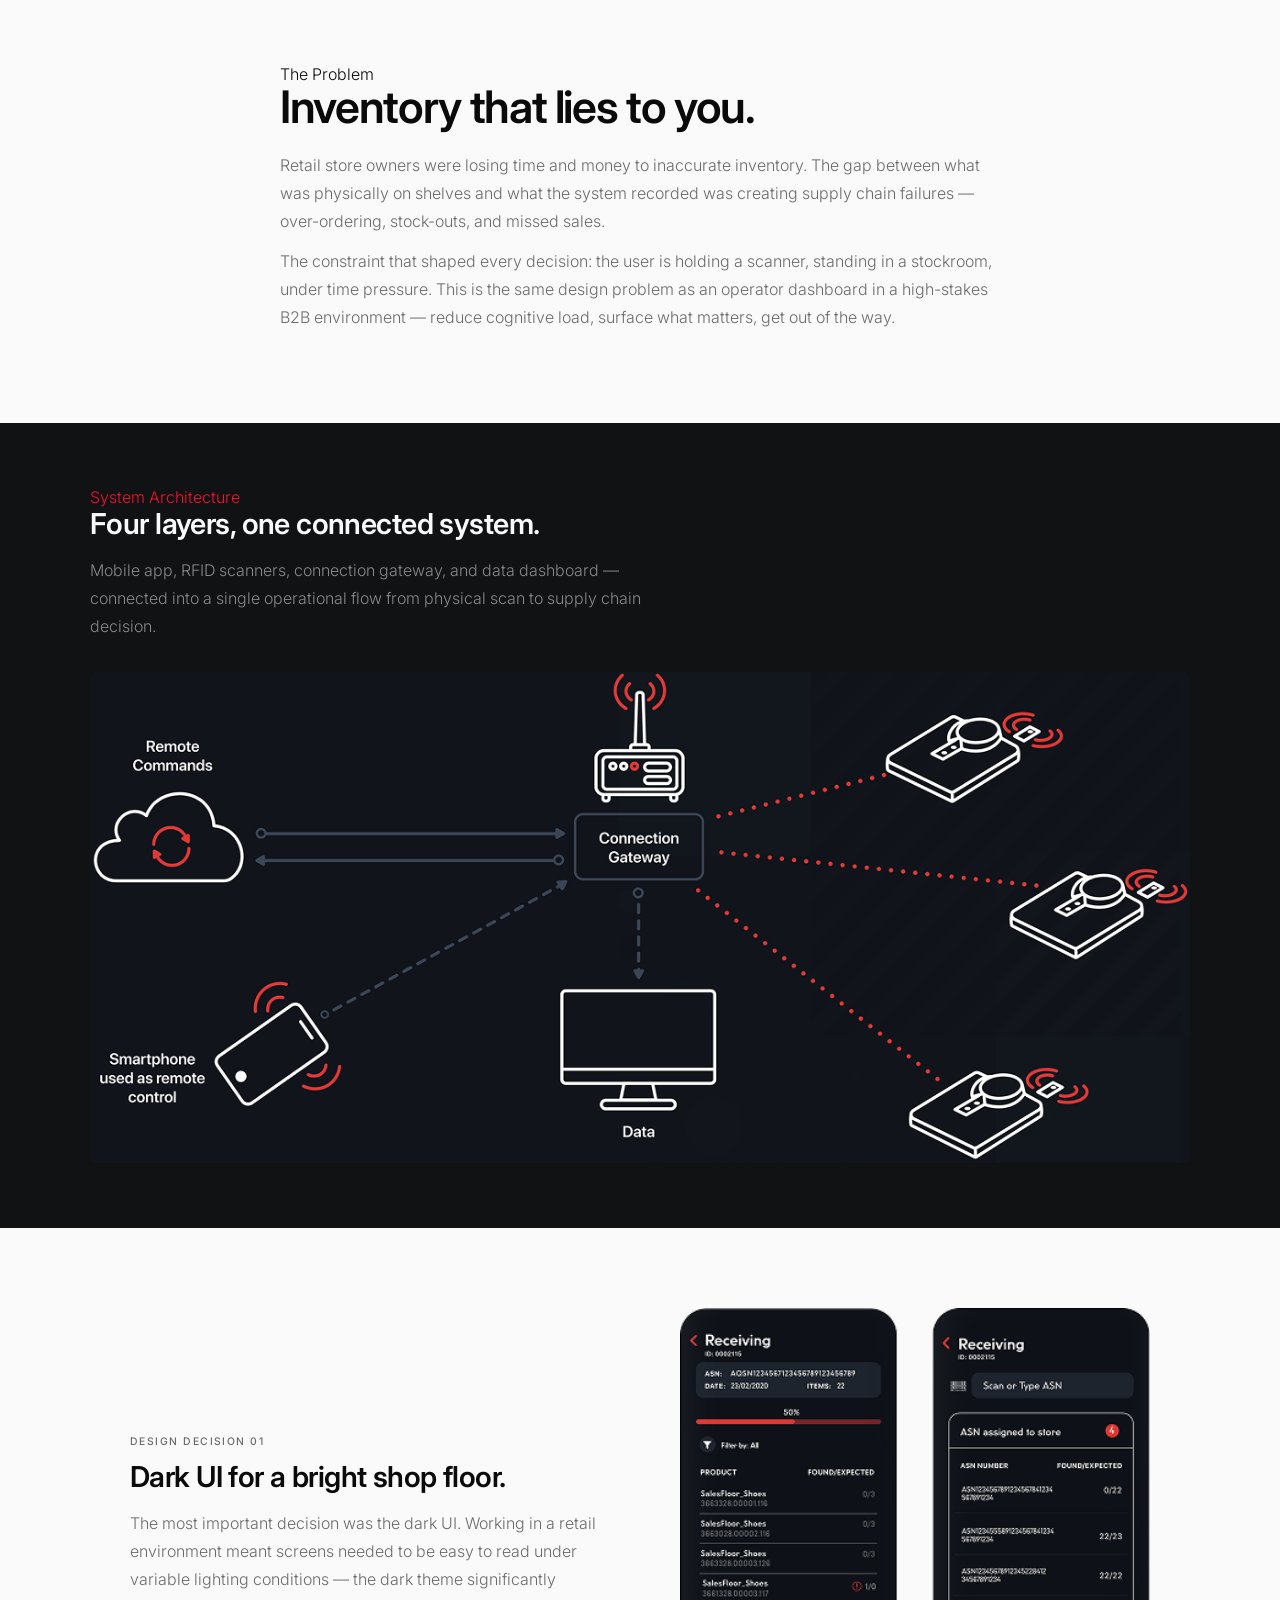
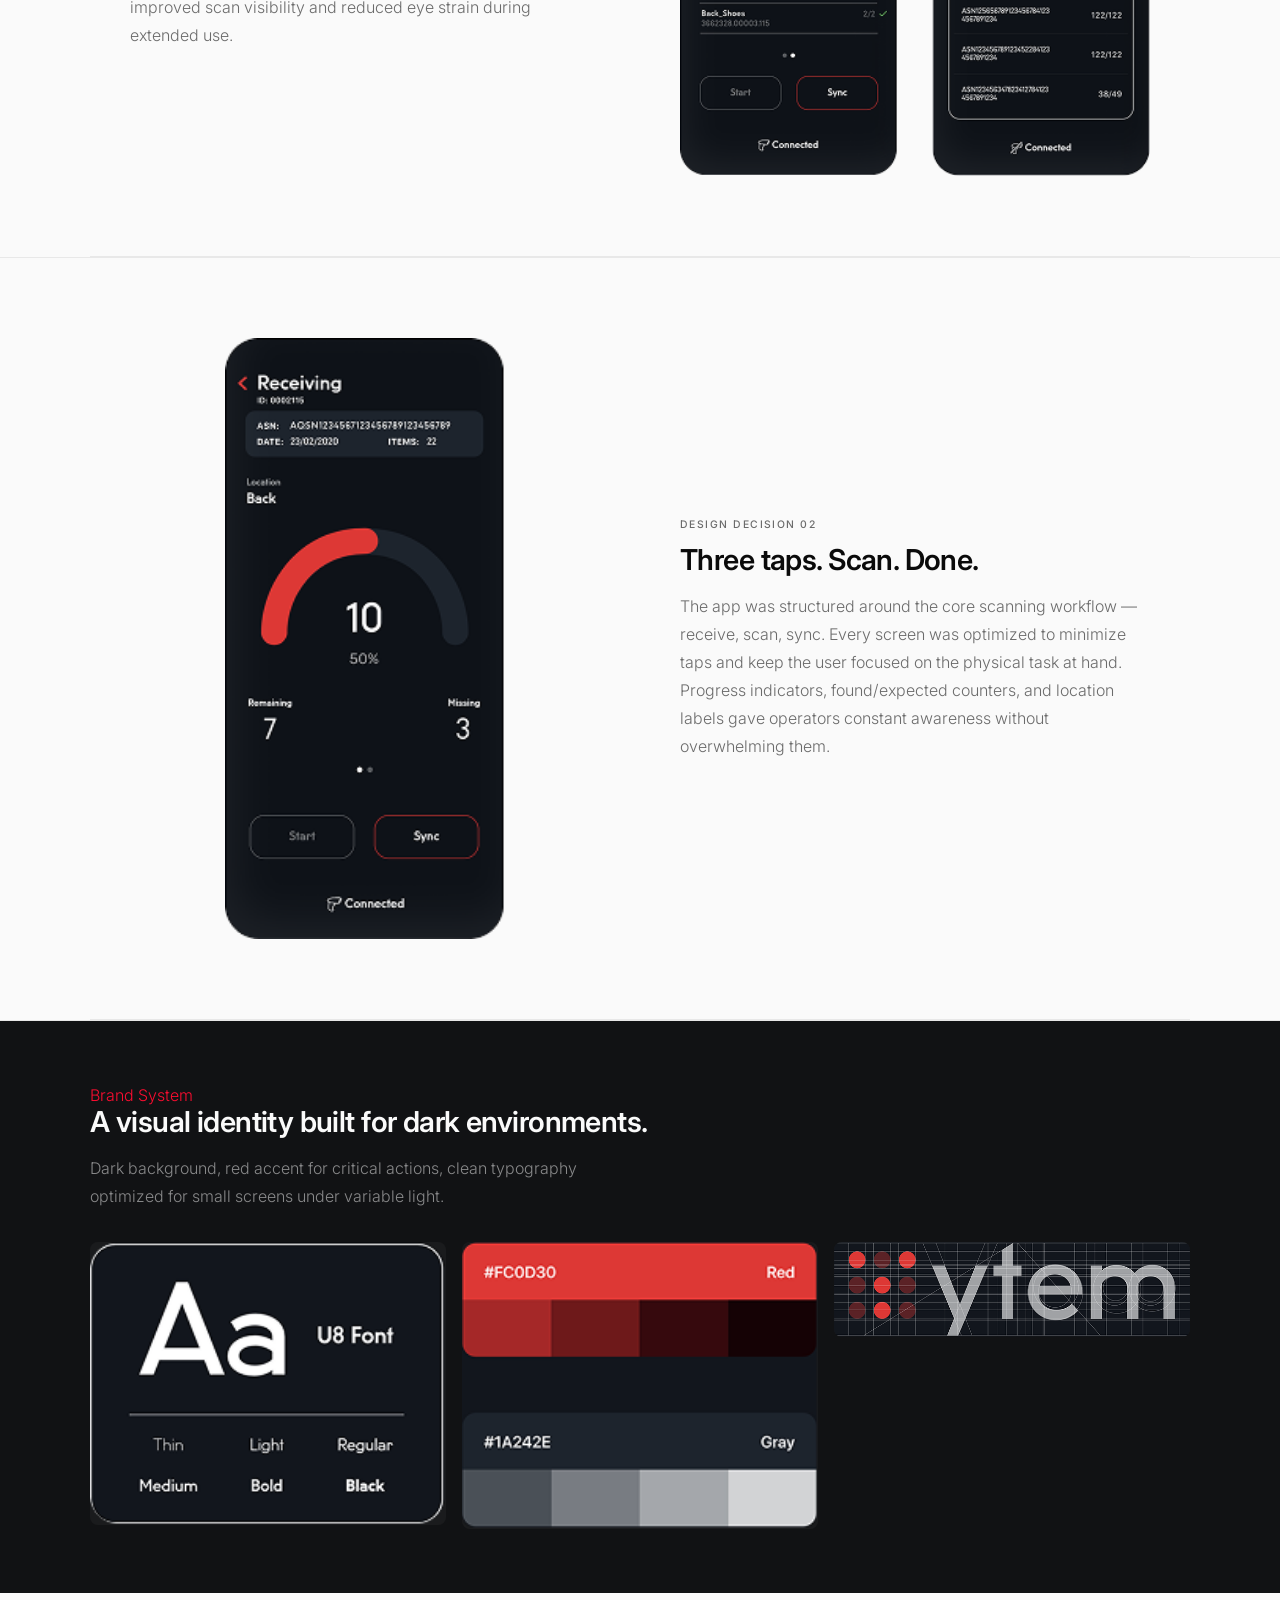
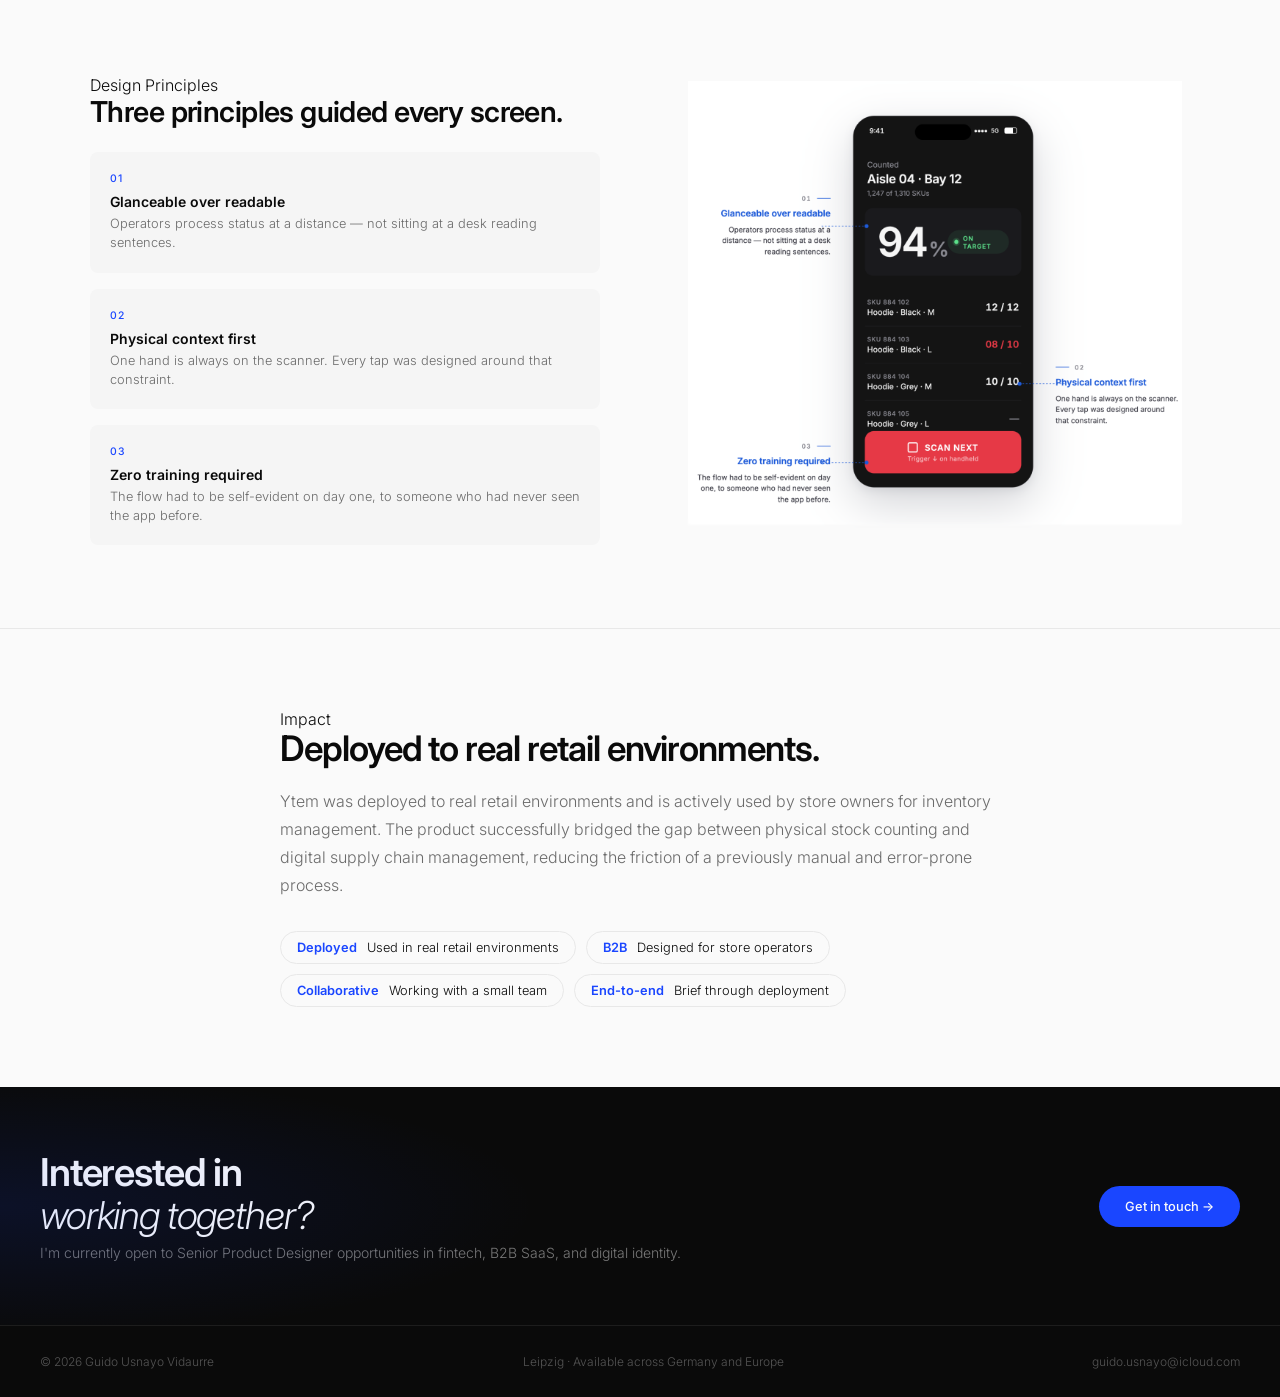
<file: ytem.html>
<!DOCTYPE html>
<html lang="en">
<head>
  <meta charset="UTF-8">
  <meta name="viewport" content="width=device-width, initial-scale=1.0">
  <title>Ytem — Guido Usnayo Vidaurre</title>
  <link rel="preconnect" href="https://fonts.googleapis.com">
  <link rel="preconnect" href="https://fonts.gstatic.com" crossorigin>
  <link href="https://fonts.googleapis.com/css2?family=Inter:ital,wght@0,300;0,400;0,500;0,600;0,700;1,300&display=swap" rel="stylesheet">
  <style>
    *, *::before, *::after { box-sizing: border-box; margin: 0; padding: 0; }

    :root {
      --black: #0a0a0a;
      --dark: #111214;
      --white: #fafafa;
      --gray: #6b6b6b;
      --light-gray: #e8e8e8;
      --accent: #1a46ff;
      --red: #fc0d30;
      --font: 'Inter', -apple-system, sans-serif;
    }

    html { font-size: 16px; scroll-behavior: smooth; }

    body {
      background: var(--white);
      color: var(--black);
      font-family: var(--font);
      font-weight: 300;
      -webkit-font-smoothing: antialiased;
    }

    /* NAV */
    nav {
      position: fixed;
      top: 0; left: 0; right: 0;
      z-index: 100;
      display: flex;
      align-items: center;
      justify-content: space-between;
      padding: 20px 40px;
      background: rgba(250,250,250,0.92);
      backdrop-filter: blur(12px);
      border-bottom: 1px solid transparent;
      transition: border-color 0.3s;
    }
    nav.scrolled { border-bottom-color: var(--light-gray); }
    .nav-name { font-size: 0.875rem; font-weight: 400; color: var(--black); text-decoration: none; }
    .nav-links { display: flex; align-items: center; gap: 28px; list-style: none; }
    .nav-links a { font-size: 0.8rem; color: var(--gray); text-decoration: none; transition: color 0.2s; }
    .nav-links a:hover { color: var(--black); }
    .nav-links a.active { color: var(--black); font-weight: 500; }
    .nav-divider { width: 1px; height: 12px; background: var(--light-gray); }

    /* HEADER */
    .cs-header {
      padding: 120px 40px 48px;
      border-bottom: 1px solid var(--light-gray);
    }

    .cs-label {
      font-size: 0.7rem; font-weight: 500; letter-spacing: 0.14em;
      text-transform: uppercase; color: var(--accent);
      margin-bottom: 16px; display: block;
      opacity: 0; animation: fadeUp 0.5s ease forwards 0.1s;
    }

    .cs-title {
      font-size: clamp(2.2rem, 4vw, 3.5rem); font-weight: 600;
      letter-spacing: -0.03em; line-height: 1.05; color: var(--black);
      margin-bottom: 12px;
      opacity: 0; animation: fadeUp 0.5s ease forwards 0.2s;
    }

    .cs-subtitle {
      font-size: 1rem; color: var(--gray); line-height: 1.6;
      margin-bottom: 40px;
      opacity: 0; animation: fadeUp 0.5s ease forwards 0.3s;
    }

    .cs-meta {
      display: flex; gap: 48px;
      opacity: 0; animation: fadeUp 0.5s ease forwards 0.4s;
    }

    .cs-meta-label { font-size: 0.65rem; font-weight: 500; letter-spacing: 0.1em; text-transform: uppercase; color: var(--gray); margin-bottom: 4px; }
    .cs-meta-value { font-size: 0.85rem; color: var(--black); }

    /* HERO — dark full width */
    .hero-dark {
      
      padding: 56px 40px;
      display: flex;
      justify-content: center;
    }

    .hero-dark img {
      max-width: 860px;
      width: 100%;
      display: block;
    }

    /* CONTEXT — centered single column */
    .context-section {
      padding: 80px 40px;
      max-width: 720px;
      margin: 0 auto;
      border-bottom: 1px solid var(--light-gray);
    }

    .context-section h2 {
      font-size: clamp(1.6rem, 3vw, 2.2rem); font-weight: 600;
      letter-spacing: -0.03em; line-height: 1.1; color: var(--black);
      margin-bottom: 20px;
    }

    .context-section p {
      font-size: 1rem; line-height: 1.75; color: var(--gray);
      margin-bottom: 12px;
    }

    .context-meta {
      display: flex; flex-wrap: wrap; gap: 16px; margin-top: 32px;
    }

    .context-tag {
      display: inline-flex; align-items: center; gap: 8px;
      padding: 8px 16px; border-radius: 100px;
      border: 1px solid var(--light-gray);
    }

    .context-tag-label {
      font-size: 0.8rem; font-weight: 600; color: var(--accent);
    }

    .context-tag-value {
      font-size: 0.8rem; color: var(--gray);
    }

    /* THE PROBLEM — light */
    .problem-section {
      padding: 80px 40px;
    }

    .problem-section-inner {
      max-width: 720px;
      margin: 0 auto;
    }

    .problem-section h2 {
      font-size: clamp(1.8rem, 3.5vw, 2.8rem); font-weight: 600;
      letter-spacing: -0.03em; line-height: 1.05; color: var(--black);
      margin-bottom: 20px;
    }

    .problem-section p {
      font-size: 1rem; line-height: 1.75; color: var(--gray);
      margin-bottom: 12px;
    }

    /* DARK BAND — full width dark sections */
    .dark-band {
      background: var(--dark);
      padding: 64px 40px;
    }

    .dark-band-inner {
      max-width: 1100px;
      margin: 0 auto;
    }

    .dark-band .section-label { color: var(--red); }

    .dark-band h2 {
      font-size: clamp(1.4rem, 2.5vw, 1.8rem); font-weight: 600;
      letter-spacing: -0.02em; line-height: 1.15; color: var(--white);
      margin-bottom: 16px;
    }

    .dark-band p {
      font-size: 1rem; line-height: 1.75; color: rgba(255,255,255,0.5);
      margin-bottom: 32px; max-width: 560px;
    }

    .dark-band img {
      width: 100%; display: block; border-radius: 8px;
    }

    /* DESIGN PRINCIPLES — dark band with grid */
    .principles-grid {
      display: grid;
      grid-template-columns: repeat(3, 1fr);
      gap: 16px;
      margin-bottom: 40px;
    }

    .principle-card {
      padding: 24px 20px;
      background: rgba(255,255,255,0.04);
      border: 1px solid rgba(255,255,255,0.08);
      border-radius: 8px;
    }

    .principle-number {
      font-size: 0.65rem; font-weight: 500; letter-spacing: 0.1em;
      color: var(--red); margin-bottom: 10px; display: block;
    }

    .principle-title {
      font-size: 0.875rem; font-weight: 600; color: var(--white);
      margin-bottom: 8px; line-height: 1.3;
    }

    .principle-desc {
      font-size: 0.8rem; color: rgba(255,255,255,0.45); line-height: 1.5;
    }

    /* DESIGN DECISIONS — light, split layout */
    .decision-split {
      padding: 80px 40px;
      display: grid;
      grid-template-columns: 1fr 1fr;
      gap: 80px;
      align-items: center;
      border-bottom: 1px solid var(--light-gray);
      max-width: 1100px;
      margin: 0 auto;
    }

    .decision-split.reverse { direction: rtl; }
    .decision-split.reverse > * { direction: ltr; }

    .decision-number {
      font-size: 0.65rem; font-weight: 500; letter-spacing: 0.14em;
      text-transform: uppercase; color: var(--gray);
      margin-bottom: 12px; display: block;
    }

    .decision-split h3 {
      font-size: clamp(1.4rem, 2.5vw, 1.8rem); font-weight: 600;
      letter-spacing: -0.02em; color: var(--black);
      margin-bottom: 16px; line-height: 1.15;
    }

    .decision-split p {
      font-size: 1rem; line-height: 1.75; color: var(--gray);
    }

    .decision-split img {
      width: 100%;
      display: block;
      border-radius: 8px;
      background: transparent;
      margin: 0 auto;
    }

    .img-phone {
      width: 100%;
      max-width: 280px;
      display: block;
      border-radius: 8px;
      background: transparent;
      margin: 0 auto;
    }

    /* BRAND SYSTEM — dark full band */
    .brand-grid {
      display: grid;
      grid-template-columns: repeat(3, 1fr);
      gap: 16px;
      margin-top: 32px;
    }

    .brand-grid img {
      width: 100%; display: block; border-radius: 8px;
      background: rgba(255,255,255,0.04);
    }

    /* IMPACT — light */
    .impact-section {
      padding: 80px 40px;
    }

    .impact-section-inner {
      max-width: 720px;
      margin: 0 auto;
    }

    .impact-section h2 {
      font-size: clamp(1.6rem, 3vw, 2.2rem); font-weight: 600;
      letter-spacing: -0.03em; line-height: 1.1; color: var(--black);
      margin-bottom: 20px;
    }

    .impact-section p {
      font-size: 1rem; line-height: 1.75; color: var(--gray);
      margin-bottom: 32px;
    }

    .impact-tags {
      display: flex; flex-wrap: wrap; gap: 10px;
    }

    .impact-tag {
      padding: 8px 16px; border-radius: 100px;
      border: 1px solid var(--light-gray);
      font-size: 0.8rem; color: var(--black);
    }

    .impact-tag strong { font-weight: 600; color: var(--accent); margin-right: 6px; }

    /* CTA */
    .cs-cta {
      padding: 64px 40px; background: var(--black);
      display: flex; align-items: center; justify-content: space-between;
    }

    .cta-left h2 {
      font-size: clamp(1.8rem, 3vw, 2.5rem); font-weight: 600;
      letter-spacing: -0.03em; color: var(--white);
      line-height: 1.1; margin-bottom: 8px;
    }

    .cta-left p { font-size: 0.875rem; color: rgba(255,255,255,0.45); }

    .btn-pill {
      display: inline-flex; align-items: center; gap: 8px;
      background: var(--accent); color: var(--white);
      padding: 13px 26px; border-radius: 100px;
      font-size: 0.8rem; font-weight: 500; text-decoration: none;
      white-space: nowrap; transition: background 0.2s, transform 0.15s;
    }
    .btn-pill:hover { background: #1238e0; transform: translateY(-1px); }

    /* FOOTER */
    footer {
      padding: 28px 40px;
      border-top: 1px solid rgba(255,255,255,0.08);
      background: var(--black);
      display: flex; align-items: center; justify-content: space-between;
    }

    .footer-text { font-size: 0.75rem; color: rgba(255,255,255,0.3); }

    /* ANIMATIONS */
    @keyframes fadeUp {
      from { opacity: 0; transform: translateY(20px); }
      to { opacity: 1; transform: translateY(0); }
    }

    /* SCROLL REVEAL */
    .reveal {
      opacity: 0; transform: translateY(20px);
      transition: opacity 0.55s cubic-bezier(0.16, 1, 0.3, 1), transform 0.55s cubic-bezier(0.16, 1, 0.3, 1);
    }
    .reveal.visible { opacity: 1; transform: translateY(0); }

    .reveal-stagger > * {
      opacity: 0; transform: translateY(16px);
      transition: opacity 0.55s cubic-bezier(0.16, 1, 0.3, 1), transform 0.55s cubic-bezier(0.16, 1, 0.3, 1);
    }
    .reveal-stagger.visible > *:nth-child(1) { opacity: 1; transform: none; transition-delay: 0s; }
    .reveal-stagger.visible > *:nth-child(2) { opacity: 1; transform: none; transition-delay: 0.08s; }
    .reveal-stagger.visible > *:nth-child(3) { opacity: 1; transform: none; transition-delay: 0.16s; }
    .reveal-stagger.visible > *:nth-child(4) { opacity: 1; transform: none; transition-delay: 0.24s; }

    /* READ PROGRESS */
    .read-progress {
      position: fixed; top: 0; left: 0;
      height: 2px; background: var(--accent);
      z-index: 200; width: 0%;
      transition: width 0.1s linear;
    }

    /* NAV UNDERLINE */
    .nav-links a { position: relative; }
    .nav-links a::after {
      content: ''; position: absolute; bottom: -2px; left: 0;
      width: 0; height: 1px; background: var(--black);
      transition: width 0.32s cubic-bezier(0.16, 1, 0.3, 1);
    }
    .nav-links a:hover::after, .nav-links a.active::after { width: 100%; }

    /* CONTEXT TAGS HOVER */
    .context-tag {
      transition: border-color 0.18s, background 0.18s, transform 0.2s;
    }
    .context-tag:hover { border-color: var(--accent); background: rgba(26,70,255,0.04); transform: translateY(-1px); }

    /* IMPACT TAG HOVER */
    .impact-tag { transition: border-color 0.18s, background 0.18s, transform 0.18s; }
    .impact-tag:hover { border-color: var(--accent); background: rgba(26,70,255,0.04); transform: translateY(-1px); }

    /* PRINCIPLE CARDS HOVER */
    .principle-card { transition: border-color 0.2s, background 0.2s, transform 0.3s cubic-bezier(0.16,1,0.3,1); }
    .principle-card:hover { background: rgba(255,255,255,0.08); border-color: rgba(255,255,255,0.18); transform: translateY(-2px); }

    /* CTA radial glow */
    .cs-cta { position: relative; overflow: hidden; }
    .cs-cta::before {
      content: ''; position: absolute; inset: 0;
      background: radial-gradient(ellipse 60% 80% at 0% 50%, rgba(26,70,255,0.12) 0%, transparent 70%);
      pointer-events: none;
    }

    /* DARK BAND IMG HOVER */
    .dark-band img { transition: transform 0.5s cubic-bezier(0.16, 1, 0.3, 1); }
    .dark-band img:hover { transform: scale(1.01); }

    /* MOBILE NAV */
    .nav-mobile-toggle {
      display: none; width: 24px; height: 24px;
      background: none; border: none; cursor: pointer;
      position: relative; z-index: 101;
    }
    .nav-mobile-toggle span {
      display: block; width: 100%; height: 1.5px;
      background: var(--black); position: absolute; left: 0;
      transition: transform 0.3s cubic-bezier(0.16,1,0.3,1), opacity 0.3s;
    }
    .nav-mobile-toggle span:nth-child(1) { top: 8px; }
    .nav-mobile-toggle span:nth-child(2) { bottom: 8px; }
    
    body.nav-open .nav-mobile-toggle span:nth-child(1) { transform: translateY(3.5px) rotate(45deg); }
    body.nav-open .nav-mobile-toggle span:nth-child(2) { transform: translateY(-3.5px) rotate(-45deg); }

    @media (prefers-reduced-motion: reduce) {
      *, *::before, *::after { animation-duration: 0.01ms !important; transition-duration: 0.01ms !important; }
      .reveal, .reveal-stagger > * { opacity: 1 !important; transform: none !important; }
    }

    /* RESPONSIVE */
    @media (max-width: 860px) {
      nav { padding: 16px 20px; }
      .nav-mobile-toggle { display: block; }
      body.nav-open nav { backdrop-filter: none !important; -webkit-backdrop-filter: none !important; }
      .nav-name { position: relative; z-index: 101; }
      .nav-links {
        position: fixed; inset: 0;
        background: rgba(250,250,250,0.98);
        flex-direction: column; justify-content: center;
        gap: 32px; font-size: 1.5rem;
        opacity: 0; pointer-events: none;
        transition: opacity 0.4s cubic-bezier(0.16,1,0.3,1);
        backdrop-filter: blur(20px);
        -webkit-backdrop-filter: blur(20px);
      }
      body.nav-open .nav-links { opacity: 1; pointer-events: auto; }
      .nav-links a { font-size: 1.25rem; }
      .nav-divider { width: 40px; height: 1px; }
      .cs-header { padding: 100px 20px 0; }
      .cs-header-inner { grid-template-columns: 1fr; gap: 32px; }
      .cs-meta { flex-direction: row; flex-wrap: wrap; }
      .cs-meta-item { text-align: left; }
      .hero-dark { padding: 32px 20px; }
      .context-section { grid-template-columns: 1fr; gap: 40px; padding: 48px 20px; }
      .problem-section { padding: 48px 20px; }
      .dark-band { padding: 48px 20px; }
      .principles-grid { grid-template-columns: 1fr; }
      .decision-split { grid-template-columns: 1fr; gap: 32px; padding: 48px 20px; }
      .decision-split.reverse { direction: ltr; }
      .brand-grid { grid-template-columns: 1fr; }
      .impact-section { padding: 48px 20px; }
      .cs-cta { padding: 48px 20px; flex-direction: column; gap: 32px; text-align: center; }
      footer { padding: 24px 20px; flex-direction: column; gap: 8px; text-align: center; }
    }
  </style>
</head>
<body>

  <div class="read-progress" id="readProgress"></div>

  <nav id="nav">
    <a href="index.html" class="nav-name">Guido Usnayo Vidaurre</a>
    <button class="nav-mobile-toggle" id="navToggle" aria-label="Toggle menu"><span></span><span></span></button>
    <ul class="nav-links" id="navLinks">
      <li><a href="incode.html">Incode</a></li>
      <li><a href="speaker.html">Speaker</a></li>
      <li><a href="ytem.html" class="active">Ytem</a></li>
      <li><a href="other.html">Other work</a></li>
      <li><a href="motion.html">Motion</a></li>
      <li><a href="ai-projects.html">AI Projects</a></li>
      <li class="nav-divider"></li>
      <li><a href="about.html">About</a></li>
      <li><a href="https://www.linkedin.com/in/guido-usnayovidaurre/" target="_blank">LinkedIn ↗</a></li>
    </ul>
  </nav>

  <!-- HEADER -->
  <header class="cs-header">
    <span class="cs-label">Case Study 03</span>
    <h1 class="cs-title">Ytem</h1>
    <p class="cs-subtitle">Inventory management system for retail store operators — designed for the shop floor, not the office.</p>
    <div class="cs-meta">
      <div>
        <div class="cs-meta-label">Role</div>
        <div class="cs-meta-value">UX & UI Designer</div>
      </div>
      <div>
        <div class="cs-meta-label">Type</div>
        <div class="cs-meta-value">Client project</div>
      </div>
      <div>
        <div class="cs-meta-label">Status</div>
        <div class="cs-meta-value">Deployed</div>
      </div>
      <div>
        <div class="cs-meta-label">Platform</div>
        <div class="cs-meta-value">Mobile + RFID</div>
      </div>
    </div>
  </header>

  <!-- HERO — dark -->
  <div class="hero-dark">
    <img src="images/y1.png" alt="Ytem — inventory management app screens">
  </div>

  <!-- CONTEXT -->
  <section class="context-section reveal">
    <span class="section-label">Context</span>
    <h2>Inventory management sounds like a back-office problem.</h2>
    <p>In practice, it's a real-time operational challenge — non-technical staff, variable lighting, physical tasks, and time pressure. The design had to work in that environment, not around it.</p>
    <p>A retail technology client needed a faster, smarter way for store owners to manage inventory. Ytem was designed to solve this — a mobile app connected to a handheld RFID scanning device that automated inventory counting and fed that data directly into supply chain decisions.</p>
    <div class="context-meta">
      <div class="context-tag">
        <span class="context-tag-label">Client project</span>
        <span class="context-tag-value">Project type</span>
      </div>
      <div class="context-tag">
        <span class="context-tag-label">UX & UI Designer</span>
        <span class="context-tag-value">Role</span>
      </div>
      <div class="context-tag">
        <span class="context-tag-label">Deployed</span>
        <span class="context-tag-value">Status</span>
      </div>
    </div>
  </section>

  <!-- THE PROBLEM -->
  <section class="problem-section reveal">
    <div class="problem-section-inner">
      <span class="section-label">The Problem</span>
      <h2>Inventory that lies to you.</h2>
      <p>Retail store owners were losing time and money to inaccurate inventory. The gap between what was physically on shelves and what the system recorded was creating supply chain failures — over-ordering, stock-outs, and missed sales.</p>
      <p>The constraint that shaped every decision: the user is holding a scanner, standing in a stockroom, under time pressure. This is the same design problem as an operator dashboard in a high-stakes B2B environment — reduce cognitive load, surface what matters, get out of the way.</p>
    </div>
  </section>

  <!-- SYSTEM ARCHITECTURE — dark band -->
  <div class="dark-band reveal">
    <div class="dark-band-inner">
      <span class="section-label">System Architecture</span>
      <h2>Four layers, one connected system.</h2>
      <p>Mobile app, RFID scanners, connection gateway, and data dashboard — connected into a single operational flow from physical scan to supply chain decision.</p>
      <img src="images/y2.png" alt="Ytem system architecture">
    </div>
  </div>

  <!-- DESIGN DECISION 01 -->
  <div style="border-bottom: 1px solid var(--light-gray);">
    <div class="decision-split">
      <div>
        <span class="decision-number">Design Decision 01</span>
        <h3>Dark UI for a bright shop floor.</h3>
        <p>The most important decision was the dark UI. Working in a retail environment meant screens needed to be easy to read under variable lighting conditions — the dark theme significantly improved scan visibility and reduced eye strain during extended use.</p>
      </div>
      <img src="images/y3.png" alt="Ytem dark UI — shop floor readability">
    </div>
  </div>

  <!-- DESIGN DECISION 02 -->
  <div style="border-bottom: 1px solid var(--light-gray);">
    <div class="decision-split reverse">
      <div>
        <span class="decision-number">Design Decision 02</span>
        <h3>Three taps. Scan. Done.</h3>
        <p>The app was structured around the core scanning workflow — receive, scan, sync. Every screen was optimized to minimize taps and keep the user focused on the physical task at hand. Progress indicators, found/expected counters, and location labels gave operators constant awareness without overwhelming them.</p>
      </div>
      <img src="images/y4.png" alt="Ytem scanning workflow" class="img-phone">
    </div>
  </div>

  <!-- BRAND SYSTEM — dark band -->
  <div class="dark-band">
    <div class="dark-band-inner">
      <span class="section-label">Brand System</span>
      <h2>A visual identity built for dark environments.</h2>
      <p>Dark background, red accent for critical actions, clean typography optimized for small screens under variable light.</p>
      <div class="brand-grid">
        <img src="images/y5a.png" alt="Ytem typography">
        <img src="images/y5b.png" alt="Ytem colors">
        <img src="images/y5c.png" alt="Ytem logo">
      </div>
    </div>
  </div>

  <!-- DESIGN PRINCIPLES — split layout, light background -->
  <section style="padding: 80px 40px; border-bottom: 1px solid var(--light-gray);">
    <div style="display: grid; grid-template-columns: 1fr 1fr; gap: 80px; align-items: center; max-width: 1100px; margin: 0 auto;">
      <div>
        <span class="section-label">Design Principles</span>
        <h2 style="font-size: clamp(1.4rem, 2.5vw, 1.8rem); font-weight: 600; letter-spacing: -0.02em; color: var(--black); margin-bottom: 24px; line-height: 1.15;">Three principles guided every screen.</h2>
        <div style="display: flex; flex-direction: column; gap: 16px;">
          <div style="padding: 20px; background: #f5f5f5; border-radius: 8px;">
            <span style="font-size: 0.65rem; font-weight: 500; letter-spacing: 0.1em; color: var(--accent); display: block; margin-bottom: 8px;">01</span>
            <div style="font-size: 0.875rem; font-weight: 600; color: var(--black); margin-bottom: 4px;">Glanceable over readable</div>
            <div style="font-size: 0.8rem; color: var(--gray); line-height: 1.5;">Operators process status at a distance — not sitting at a desk reading sentences.</div>
          </div>
          <div style="padding: 20px; background: #f5f5f5; border-radius: 8px;">
            <span style="font-size: 0.65rem; font-weight: 500; letter-spacing: 0.1em; color: var(--accent); display: block; margin-bottom: 8px;">02</span>
            <div style="font-size: 0.875rem; font-weight: 600; color: var(--black); margin-bottom: 4px;">Physical context first</div>
            <div style="font-size: 0.8rem; color: var(--gray); line-height: 1.5;">One hand is always on the scanner. Every tap was designed around that constraint.</div>
          </div>
          <div style="padding: 20px; background: #f5f5f5; border-radius: 8px;">
            <span style="font-size: 0.65rem; font-weight: 500; letter-spacing: 0.1em; color: var(--accent); display: block; margin-bottom: 8px;">03</span>
            <div style="font-size: 0.875rem; font-weight: 600; color: var(--black); margin-bottom: 4px;">Zero training required</div>
            <div style="font-size: 0.8rem; color: var(--gray); line-height: 1.5;">The flow had to be self-evident on day one, to someone who had never seen the app before.</div>
          </div>
        </div>
      </div>
      <img src="images/y6.png" alt="Ytem design principles applied" style="width: 100%; display: block; border-radius: 8px;">
    </div>
  </section>

  <!-- IMPACT -->
  <section class="impact-section">
    <div class="impact-section-inner">
      <span class="section-label">Impact</span>
      <h2>Deployed to real retail environments.</h2>
      <p>Ytem was deployed to real retail environments and is actively used by store owners for inventory management. The product successfully bridged the gap between physical stock counting and digital supply chain management, reducing the friction of a previously manual and error-prone process.</p>
      <div class="impact-tags reveal-stagger">
        <div class="impact-tag"><strong>Deployed</strong> Used in real retail environments</div>
        <div class="impact-tag"><strong>B2B</strong> Designed for store operators</div>
        <div class="impact-tag"><strong>Collaborative</strong> Working with a small team</div>
        <div class="impact-tag"><strong>End-to-end</strong> Brief through deployment</div>
      </div>
    </div>
  </section>

  <!-- CTA -->
  <section class="cs-cta">
    <div class="cta-left">
      <h2>Interested in<br><em style="font-weight:300; font-style:italic">working together?</em></h2>
      <p>I'm currently open to Senior Product Designer opportunities in fintech, B2B SaaS, and digital identity.</p>
    </div>
    <a href="mailto:guido.usnayo@icloud.com" class="btn-pill">Get in touch →</a>
  </section>

  <!-- FOOTER -->
  <footer>
    <span class="footer-text">© 2026 Guido Usnayo Vidaurre</span>
    <span class="footer-text">Leipzig · Available across Germany and Europe</span>
    <span class="footer-text">guido.usnayo@icloud.com</span>
  </footer>

  <script src="shared-animations.js?v=2"></script>

</body>
</html>
</file>
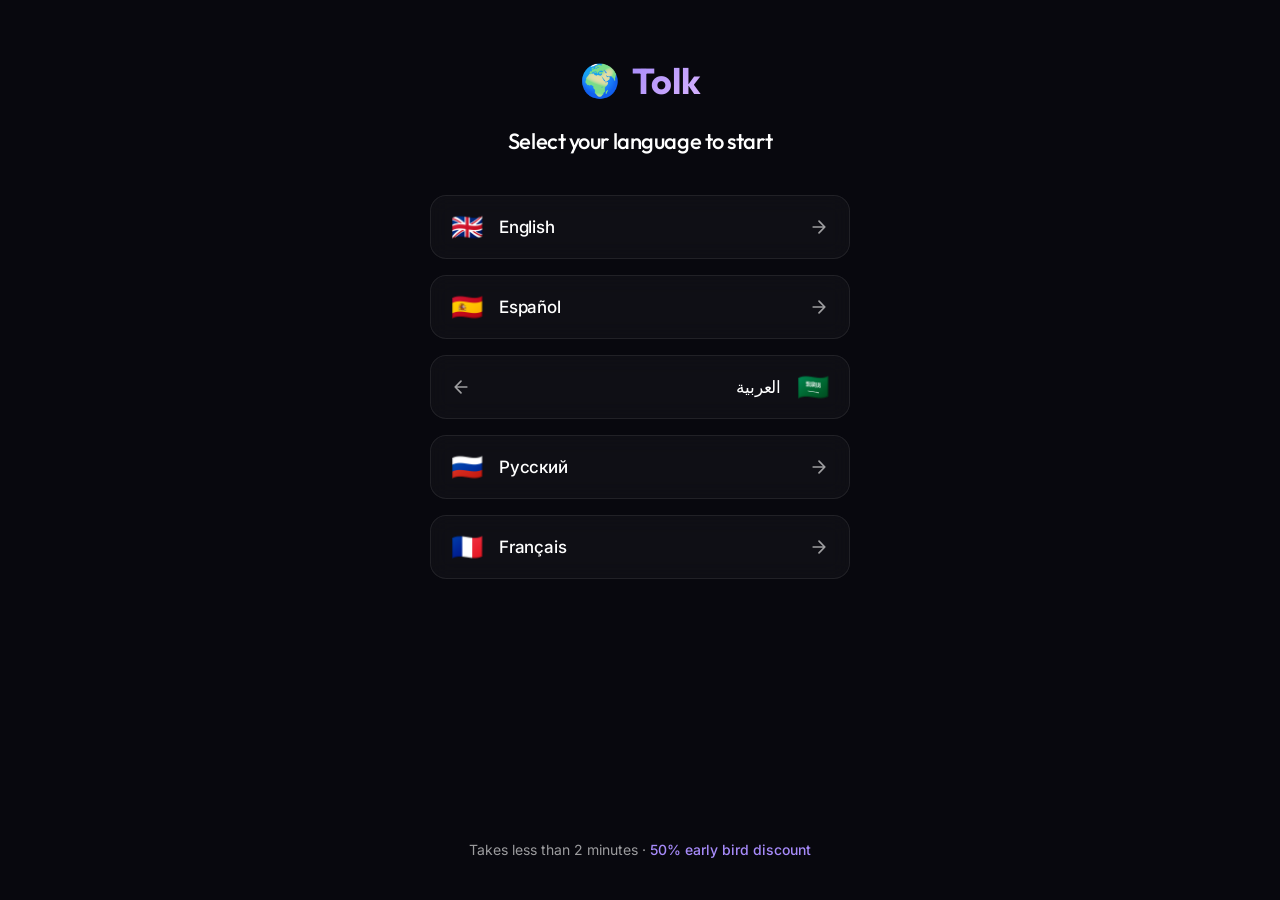
<file: deutsch-lernen/survey.html>
<!DOCTYPE html>
<html lang="en">
<head>
    <meta charset="UTF-8">
    <meta name="viewport" content="width=device-width, initial-scale=1.0, maximum-scale=1.0, user-scalable=no">
    <title>Tolk - Select your language</title>
    <link rel="preconnect" href="https://fonts.googleapis.com">
    <link rel="preconnect" href="https://fonts.gstatic.com" crossorigin>
    <link href="https://fonts.googleapis.com/css2?family=Inter:wght@400;500;600&family=Outfit:wght@500;600;700&display=swap" rel="stylesheet">
    <style>
        :root {
            --bg-color: #08080E;
            --accent-color: #A78BFA;
            --card-bg: rgba(255, 255, 255, 0.03);
            --card-hover-bg: rgba(255, 255, 255, 0.06);
            --text-primary: #FFFFFF;
            --text-secondary: rgba(255, 255, 255, 0.6);
            --border-color: rgba(255, 255, 255, 0.08);
        }

        * {
            box-sizing: border-box;
            margin: 0;
            padding: 0;
            -webkit-tap-highlight-color: transparent;
        }

        body {
            background-color: var(--bg-color);
            color: var(--text-primary);
            font-family: 'Inter', sans-serif;
            display: flex;
            flex-direction: column;
            align-items: center;
            min-height: 100vh;
            padding: 40px 24px;
        }

        .container {
            width: 100%;
            max-width: 420px;
            display: flex;
            flex-direction: column;
            align-items: center;
            flex: 1;
        }

        .logo-container {
            display: flex;
            align-items: center;
            gap: 12px;
            margin-bottom: 24px;
            margin-top: 2vh;
        }

        .logo-icon {
            font-size: 32px;
        }

        .logo-text {
            font-family: 'Outfit', sans-serif;
            font-size: 36px;
            font-weight: 700;
            background: linear-gradient(135deg, #A78BFA 0%, #D8B4FE 100%);
            -webkit-background-clip: text;
            -webkit-text-fill-color: transparent;
            background-clip: text;
        }

        .subtitle {
            font-family: 'Outfit', sans-serif;
            font-size: 22px;
            font-weight: 500;
            color: var(--text-primary);
            margin-bottom: 40px;
            text-align: center;
            letter-spacing: -0.02em;
        }

        .language-list {
            display: flex;
            flex-direction: column;
            gap: 16px;
            width: 100%;
            margin-bottom: 48px;
        }

        .language-btn {
            display: flex;
            align-items: center;
            gap: 16px;
            width: 100%;
            padding: 18px 20px;
            background-color: var(--card-bg);
            border: 1px solid var(--border-color);
            border-radius: 16px;
            color: var(--text-primary);
            text-decoration: none;
            transition: all 0.25s cubic-bezier(0.4, 0, 0.2, 1);
            cursor: pointer;
            backdrop-filter: blur(10px);
            -webkit-backdrop-filter: blur(10px);
        }

        .language-btn:hover, .language-btn:active {
            background-color: var(--card-hover-bg);
            border-color: var(--accent-color);
            transform: translateY(-2px);
            box-shadow: 0 8px 20px rgba(167, 139, 250, 0.1);
        }

        .flag {
            font-size: 26px;
            line-height: 1;
        }

        .language-name {
            font-size: 17px;
            font-weight: 500;
            flex-grow: 1;
            letter-spacing: -0.01em;
        }

        .arrow-icon {
            width: 20px;
            height: 20px;
            color: var(--text-secondary);
            transition: all 0.25s cubic-bezier(0.4, 0, 0.2, 1);
        }

        .language-btn:hover .arrow-icon, .language-btn:active .arrow-icon {
            color: var(--accent-color);
        }

        .language-btn:not([dir="rtl"]):hover .arrow-icon,
        .language-btn:not([dir="rtl"]):active .arrow-icon {
            transform: translateX(4px);
        }

        .language-btn[dir="rtl"] .arrow-icon {
            transform: scaleX(-1);
        }

        .language-btn[dir="rtl"]:hover .arrow-icon,
        .language-btn[dir="rtl"]:active .arrow-icon {
            transform: scaleX(-1) translateX(4px);
        }

        .footer {
            margin-top: auto;
            text-align: center;
            color: var(--text-secondary);
            font-size: 14px;
            padding-top: 24px;
            line-height: 1.5;
        }

        .footer-highlight {
            color: var(--accent-color);
            font-weight: 500;
        }
    </style>
</head>
<body>
    <div class="container">
        <div class="logo-container">
            <span class="logo-icon">🌍</span>
            <span class="logo-text">Tolk</span>
        </div>
        
        <h1 class="subtitle">Select your language to start</h1>

        <div class="language-list">
            <a href="https://tally.so/r/0QkQ9B" class="language-btn">
                <span class="flag">🇬🇧</span>
                <span class="language-name">English</span>
                <svg viewBox="0 0 24 24" fill="none" stroke="currentColor" stroke-width="2" stroke-linecap="round" stroke-linejoin="round" class="arrow-icon">
                    <path d="M5 12h14M12 5l7 7-7 7"/>
                </svg>
            </a>
            
            <a href="https://tally.so/r/5BVjdZ" class="language-btn">
                <span class="flag">🇪🇸</span>
                <span class="language-name">Español</span>
                <svg viewBox="0 0 24 24" fill="none" stroke="currentColor" stroke-width="2" stroke-linecap="round" stroke-linejoin="round" class="arrow-icon">
                    <path d="M5 12h14M12 5l7 7-7 7"/>
                </svg>
            </a>
            
            <a href="https://tally.so/r/2Eoa4D" class="language-btn" dir="rtl">
                <span class="flag">🇸🇦</span>
                <span class="language-name">العربية</span>
                <svg viewBox="0 0 24 24" fill="none" stroke="currentColor" stroke-width="2" stroke-linecap="round" stroke-linejoin="round" class="arrow-icon">
                    <path d="M5 12h14M12 5l7 7-7 7"/>
                </svg>
            </a>
            
            <a href="https://tally.so/r/QK4eAG" class="language-btn">
                <span class="flag">🇷🇺</span>
                <span class="language-name">Русский</span>
                <svg viewBox="0 0 24 24" fill="none" stroke="currentColor" stroke-width="2" stroke-linecap="round" stroke-linejoin="round" class="arrow-icon">
                    <path d="M5 12h14M12 5l7 7-7 7"/>
                </svg>
            </a>
            
            <a href="https://tally.so/r/7RELDR" class="language-btn">
                <span class="flag">🇫🇷</span>
                <span class="language-name">Français</span>
                <svg viewBox="0 0 24 24" fill="none" stroke="currentColor" stroke-width="2" stroke-linecap="round" stroke-linejoin="round" class="arrow-icon">
                    <path d="M5 12h14M12 5l7 7-7 7"/>
                </svg>
            </a>
        </div>

        <div class="footer">
            Takes less than 2 minutes · <span class="footer-highlight">50% early bird discount</span>
        </div>
    </div>
</body>
</html>
</file>
